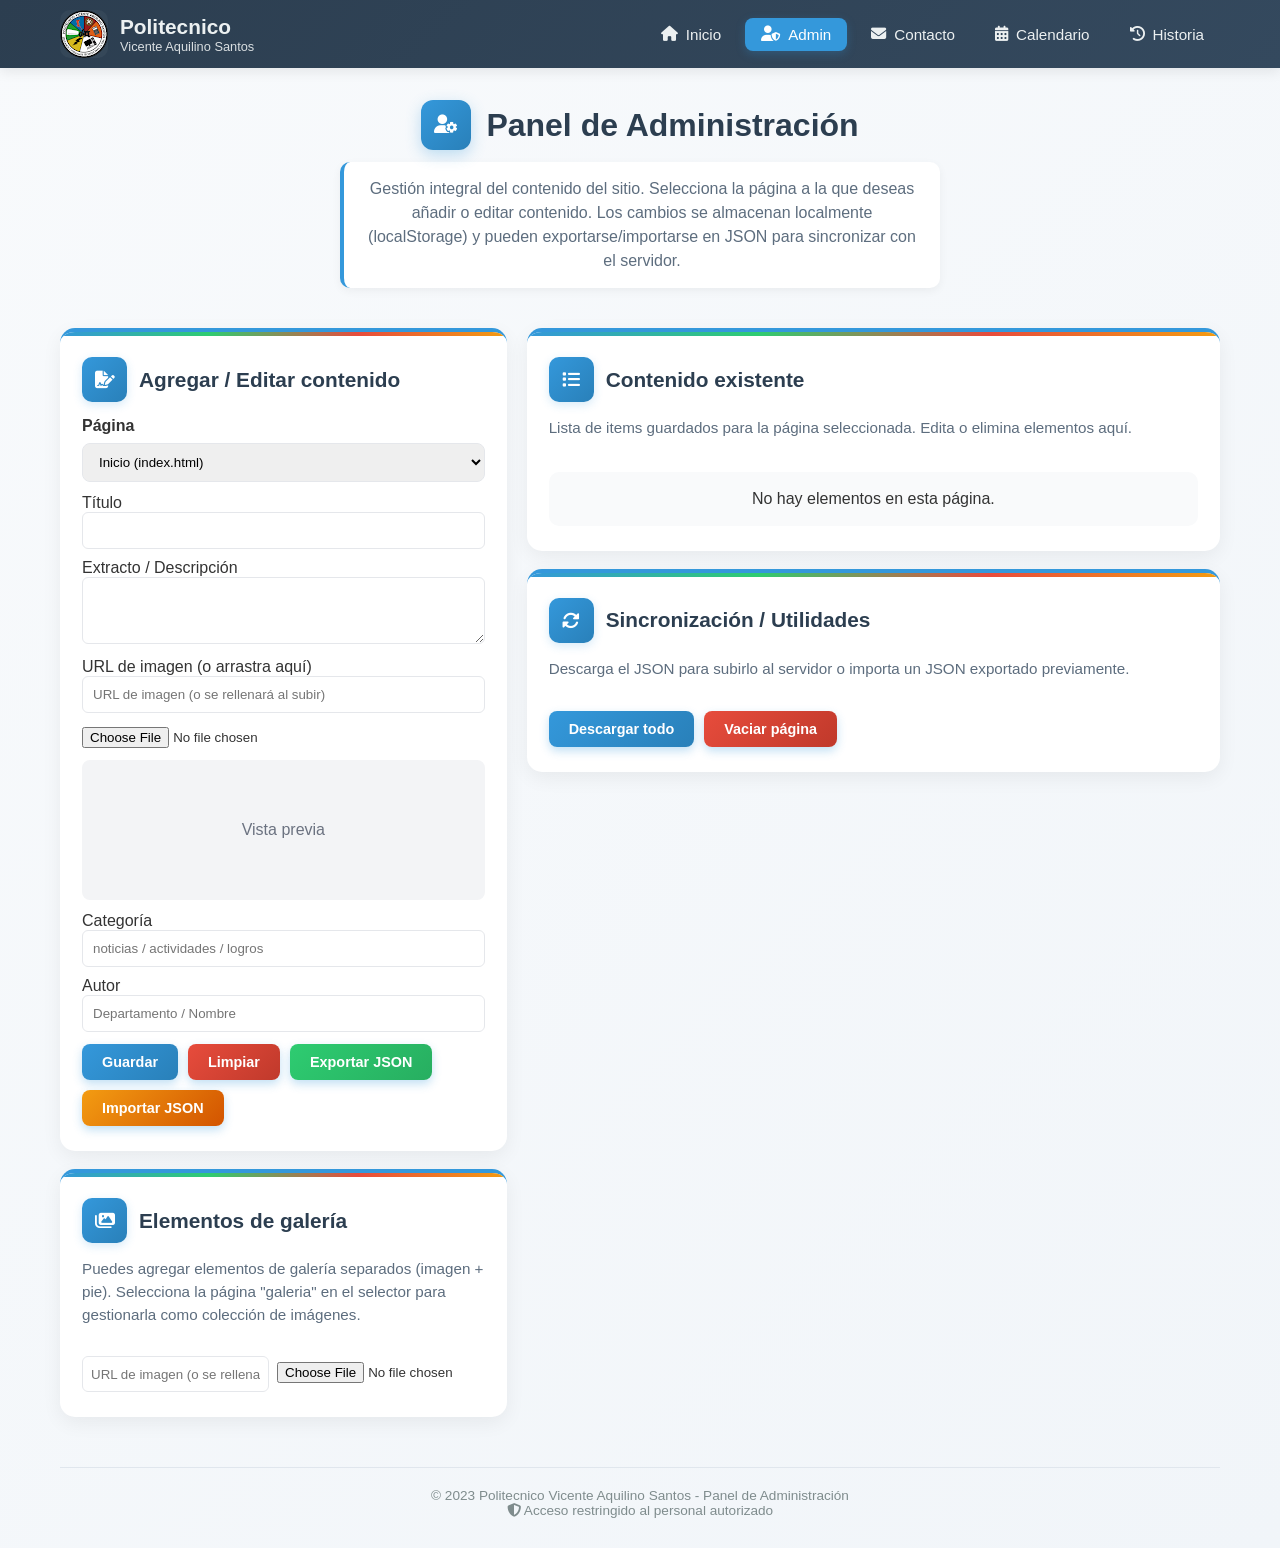
<file: admin.html>
<!DOCTYPE html>
<html lang="es">
<head>
    <meta charset="UTF-8">
    <meta name="viewport" content="width=device-width, initial-scale=1.0">
    <title>Panel de Administración - Politecnico</title>
    <link rel="stylesheet" href="https://cdnjs.cloudflare.com/ajax/libs/font-awesome/6.4.0/css/all.min.css">
    <style>
        * {
            margin: 0;
            padding: 0;
            box-sizing: border-box;
            font-family: 'Segoe UI', Tahoma, Geneva, Verdana, sans-serif;
        }
        
        body {
            background: linear-gradient(135deg, #f8fafc 0%, #f1f5f9 100%);
            min-height: 100vh;
            color: #333;
            padding-top: 70px;
        }
        
        /* Navbar & Logo styles (copied from categorias/calentario.html) */
        .navbar {
            position: fixed;
            top: 0;
            left: 0;
            right: 0;
            background: linear-gradient(135deg, #2c3e50 0%, #34495e 100%);
            box-shadow: 0 4px 12px rgba(0, 0, 0, 0.08);
            z-index: 1000;
        }
        
        .nav-container {
            max-width: 1200px;
            margin: 0 auto;
            padding: 10px 20px;
            display: flex;
            justify-content: space-between;
            align-items: center;
        }
        
        .logo {
            display: flex;
            align-items: center;
            gap: 12px;
        }
        
        .logo-image {
            width: 48px;
            height: 48px;
            display: flex;
            align-items: center;
            justify-content: center;
            border-radius: 10px;
            overflow: hidden;
            background: rgba(255,255,255,0.04);
        }
        
        .logo-image img {
            width: 100%;
            height: 100%;
            object-fit: contain;
            display: block;
        }
        
        .logo-text h1 {
            font-size: 1.3rem;
            margin: 0;
            color: #ecf0f1;
            font-weight: 600;
        }
        
        .logo-text p {
            font-size: 0.8rem;
            margin: 0;
            color: #ecf0f1;
            opacity: 0.9;
        }
        
        .nav-menu {
            display: flex;
            list-style: none;
            margin: 0;
            padding: 0;
            gap: 8px;
        }
        
        .nav-menu li a {
            text-decoration: none;
            color: #ecf0f1;
            font-weight: 500;
            font-size: 0.95rem;
            display: flex;
            align-items: center;
            gap: 8px;
            padding: 8px 16px;
            border-radius: 8px;
            transition: all 0.25s;
        }
        
        .nav-menu li a:hover {
            background-color: rgba(255, 255, 255, 0.08);
            color: #3498db;
        }
        
        .nav-menu li a.active {
            background-color: #3498db;
            color: white;
            box-shadow: 0 3px 10px rgba(52, 152, 219, 0.25);
        }
        
        .menu-toggle {
            display: none;
            background: none;
            border: none;
            font-size: 1.25rem;
            color: #ecf0f1;
            cursor: pointer;
            padding: 6px;
        }
        
        /* Contenido principal - Compacto */
        .admin-container {
            max-width: 1200px;
            margin: 0 auto;
            padding: 30px 20px;
        }
        
        .admin-header {
            text-align: center;
            margin-bottom: 40px;
        }
        
        .admin-header h1 {
            color: #2c3e50;
            font-size: 2rem;
            margin-bottom: 12px;
            display: flex;
            align-items: center;
            justify-content: center;
            gap: 15px;
        }
        
        .admin-header h1 i {
            background: linear-gradient(135deg, #3498db 0%, #2980b9 100%);
            width: 50px;
            height: 50px;
            display: flex;
            align-items: center;
            justify-content: center;
            border-radius: 12px;
            color: white;
            box-shadow: 0 5px 15px rgba(52, 152, 219, 0.3);
            font-size: 1.2rem;
        }
        
        .admin-header p {
            color: #5d6d7e;
            font-size: 1rem;
            max-width: 600px;
            margin: 0 auto;
            line-height: 1.5;
            padding: 15px 20px;
            border-radius: 10px;
            background: white;
            box-shadow: 0 3px 10px rgba(0, 0, 0, 0.05);
            border-left: 4px solid #3498db;
        }
        
        /* Grid de tarjetas - Compacto */
        .admin-grid {
            display: grid;
            grid-template-columns: repeat(auto-fit, minmax(280px, 1fr));
            gap: 25px;
            margin-top: 30px;
        }
        
        .admin-card {
            background: white;
            border-radius: 15px;
            padding: 25px 22px;
            box-shadow: 0 6px 20px rgba(0, 0, 0, 0.06);
            transition: all 0.3s ease;
            border-top: 4px solid #3498db;
            display: flex;
            flex-direction: column;
            height: 100%;
            position: relative;
            overflow: hidden;
        }
        
        .admin-card::before {
            content: '';
            position: absolute;
            top: 0;
            left: 0;
            width: 100%;
            height: 4px;
            background: linear-gradient(90deg, #3498db, #2ecc71, #e74c3c, #f39c12);
        }
        
        .admin-card:hover {
            transform: translateY(-8px);
            box-shadow: 0 12px 25px rgba(0, 0, 0, 0.1);
        }
        
        .admin-card h3 {
            color: #2c3e50;
            margin-bottom: 15px;
            font-size: 1.3rem;
            display: flex;
            align-items: center;
            gap: 12px;
        }
        
        .admin-card h3 i {
            background: linear-gradient(135deg, #3498db 0%, #2980b9 100%);
            width: 45px;
            height: 45px;
            display: flex;
            align-items: center;
            justify-content: center;
            border-radius: 10px;
            color: white;
            font-size: 1.1rem;
            box-shadow: 0 3px 10px rgba(52, 152, 219, 0.2);
        }
        
        .admin-card p {
            color: #5d6d7e;
            line-height: 1.5;
            margin-bottom: 20px;
            flex-grow: 1;
            font-size: 0.95rem;
        }
        
        .admin-btn {
            display: inline-flex;
            align-items: center;
            justify-content: center;
            gap: 8px;
            padding: 10px 20px;
            background: linear-gradient(135deg, #3498db 0%, #2980b9 100%);
            color: white;
            text-decoration: none;
            border-radius: 8px;
            font-weight: 600;
            font-size: 0.9rem;
            transition: all 0.3s;
            width: fit-content;
            box-shadow: 0 4px 10px rgba(52, 152, 219, 0.3);
            border: none;
            cursor: pointer;
        }
        
        .admin-btn:hover {
            background: linear-gradient(135deg, #2980b9 0%, #1f639c 100%);
            transform: translateY(-2px);
            box-shadow: 0 6px 15px rgba(52, 152, 219, 0.4);
        }
        
        /* Footer compacto */
        .admin-footer {
            text-align: center;
            margin-top: 50px;
            padding-top: 20px;
            border-top: 1px solid #e0e6ed;
            color: #7f8c8d;
            font-size: 0.85rem;
        }
        
        /* Responsive */
        @media (max-width: 900px) {
            .admin-grid {
                grid-template-columns: repeat(auto-fit, minmax(260px, 1fr));
                gap: 20px;
            }
        }
        
        @media (max-width: 768px) {
            body {
                padding-top: 60px;
            }
            
            .menu-toggle {
                display: block;
            }
            
            .nav-menu {
                position: fixed;
                top: 65px;
                left: 0;
                right: 0;
                background: linear-gradient(135deg, #2c3e50 0%, #34495e 100%);
                flex-direction: column;
                padding: 15px;
                box-shadow: 0 10px 20px rgba(0, 0, 0, 0.2);
                transform: translateY(-100%);
                opacity: 0;
                visibility: hidden;
                transition: all 0.3s ease;
                z-index: 999;
                border-radius: 0 0 15px 15px;
            }
            
            .nav-menu.active {
                transform: translateY(0);
                opacity: 1;
                visibility: visible;
            }
            
            .nav-menu li {
                width: 100%;
            }
            
            .nav-menu li a {
                justify-content: center;
                padding: 12px;
                border-radius: 8px;
                font-size: 0.9rem;
            }
            
            .admin-header h1 {
                font-size: 1.7rem;
                flex-direction: column;
                gap: 10px;
            }
            
            .admin-header h1 i {
                width: 45px;
                height: 45px;
                font-size: 1.1rem;
            }
            
            .admin-header p {
                font-size: 0.95rem;
                padding: 12px 18px;
            }
            
            .admin-grid {
                grid-template-columns: 1fr;
                gap: 20px;
            }
            
            .admin-card {
                padding: 22px 20px;
            }
        }
        
        @media (max-width: 480px) {
            .admin-header h1 {
                font-size: 1.5rem;
            }
            
            .admin-header p {
                font-size: 0.9rem;
                padding: 12px 15px;
            }
            
            .logo-text h1 {
                font-size: 1.1rem;
            }
            
            .admin-card h3 {
                font-size: 1.2rem;
            }
            
            .admin-card h3 i {
                width: 40px;
                height: 40px;
                font-size: 1rem;
            }
            
            .admin-card p {
                font-size: 0.9rem;
            }
        }
    </style>
</head>
<body>
    <!-- Navegación compacta -->
    <nav class="navbar">
        <div class="nav-container">
            <div class="logo">
                <div class="logo-image">
                    <img src="imagenes/favicon.ico" alt="Logo PVAS">
                </div>
                <div class="logo-text">
                    <h1>Politecnico</h1>
                    <p>Vicente Aquilino Santos</p>
                </div>
            </div>
            
            <button class="menu-toggle" id="menu-toggle">
                <i class="fas fa-bars"></i>
            </button>
            
            <!-- Menú de navegación -->
            <ul class="nav-menu" id="nav-menu">
                <li><a href="index.html"><i class="fas fa-home"></i> Inicio</a></li>
                <li><a href="admin.html" class="active"><i class="fas fa-user-shield"></i> Admin</a></li>
                <li><a href="contact.html"><i class="fas fa-envelope"></i> Contacto</a></li>
                <li><a href="categorias/calentario.html"><i class="fas fa-calendar-alt"></i> Calendario</a></li>
                <li><a href="historia.html"><i class="fas fa-history"></i> Historia</a></li>
            </ul>
        </div>
    </nav>
    
    <!-- Contenido principal compacto -->
    <main class="admin-container">
        <div class="admin-header">
            <h1><i class="fas fa-user-cog"></i> Panel de Administración</h1>
            <p>Gestión integral del contenido del sitio. Selecciona la página a la que deseas añadir o editar contenido. Los cambios se almacenan localmente (localStorage) y pueden exportarse/importarse en JSON para sincronizar con el servidor.</p>
        </div>

        <div style="display:flex; gap:20px; flex-wrap:wrap; align-items:flex-start;">
            <div style="flex:1 1 360px; min-width:300px;">
                <div class="admin-card">
                    <h3><i class="fas fa-file-signature"></i> Agregar / Editar contenido</h3>

                    <label style="display:block; margin-bottom:8px; font-weight:600;">Página</label>
                    <select id="page-select" style="width:100%; padding:10px 12px; margin-bottom:12px; border-radius:8px; border:1px solid #e5e7eb;">
                        <option value="index">Inicio (index.html)</option>
                        <option value="galeria">Galería (categorias/galeria.html)</option>
                        <option value="noticias">Noticias (index - sección)</option>
                        <option value="actividades">Actividades (index - sección)</option>
                        <option value="post">Entradas (post.html)</option>
                    </select>

                    <form id="content-form">
                        <input type="hidden" id="item-id">

                        <label>Título</label>
                        <input type="text" id="title" required style="width:100%; padding:10px; margin-bottom:10px; border-radius:6px; border:1px solid #e5e7eb;">

                        <label>Extracto / Descripción</label>
                        <textarea id="excerpt" rows="3" style="width:100%; padding:10px; margin-bottom:10px; border-radius:6px; border:1px solid #e5e7eb;"></textarea>

                        <label>URL de imagen (o arrastra aquí)</label>
                        <input type="text" id="image" placeholder="URL de imagen (o se rellenará al subir)" style="width:100%; padding:10px; margin-bottom:8px; border-radius:6px; border:1px solid #e5e7eb;">
                        <input type="file" id="image-file" accept="image/*" style="width:100%; padding:6px 0 12px;">
                        <div id="image-preview" style="width:100%; height:140px; background:#f3f4f6; border-radius:8px; display:flex; align-items:center; justify-content:center; color:#6b7280; margin-bottom:12px; overflow:hidden;">Arrastra una imagen aquí o usa el selector</div>

                        <label>Categoría</label>
                        <input type="text" id="category" placeholder="noticias / actividades / logros" style="width:100%; padding:10px; margin-bottom:10px; border-radius:6px; border:1px solid #e5e7eb;">

                        <label>Autor</label>
                        <input type="text" id="author" placeholder="Departamento / Nombre" style="width:100%; padding:10px; margin-bottom:12px; border-radius:6px; border:1px solid #e5e7eb;">

                        <div style="display:flex; gap:10px; flex-wrap:wrap">
                            <button type="submit" class="admin-btn" id="save-btn">Guardar</button>
                            <button type="button" id="clear-btn" class="admin-btn" style="background:linear-gradient(135deg,#e74c3c 0%,#c0392b 100%);">Limpiar</button>
                            <button type="button" id="export-btn" class="admin-btn" style="background:linear-gradient(135deg,#2ecc71 0%,#27ae60 100%);">Exportar JSON</button>
                            <label for="import-file" class="admin-btn" style="cursor:pointer; background:linear-gradient(135deg,#f39c12 0%,#d35400 100%);">Importar JSON</label>
                            <input id="import-file" type="file" accept="application/json" style="display:none">
                        </div>
                    </form>
                </div>

                <div class="admin-card" style="margin-top:18px;">
                    <h3><i class="fas fa-images"></i> Elementos de galería</h3>
                    <p style="color:#5d6d7e;">Puedes agregar elementos de galería separados (imagen + pie). Selecciona la página "galeria" en el selector para gestionarla como colección de imágenes.</p>
                    <div style="display:flex; gap:8px; margin-top:10px;">
                        <input id="gallery-image" type="text" placeholder="URL de imagen (o se rellenará al subir)" style="flex:1; padding:8px; border-radius:6px; border:1px solid #e5e7eb;">
                        <input id="gallery-file" type="file" accept="image/*" style="padding:6px 0;">
                         <input id="gallery-caption" type="text" placeholder="Pie de foto" style="flex:1; padding:8px; border-radius:6px; border:1px solid #e5e7eb;">
                         <button id="add-gallery" class="admin-btn">Agregar</button>
                     </div>
                 </div>
             </div>

            <div style="flex:2 1 520px; min-width:320px;">
                <div class="admin-card">
                    <h3><i class="fas fa-list"></i> Contenido existente</h3>
                    <p style="color:#5d6d7e;">Lista de items guardados para la página seleccionada. Edita o elimina elementos aquí.</p>

                    <div id="items-list" style="margin-top:12px; display:grid; gap:12px;"></div>
                </div>

                <div class="admin-card" style="margin-top:18px;">
                    <h3><i class="fas fa-sync-alt"></i> Sincronización / Utilidades</h3>
                    <p style="color:#5d6d7e;">Descarga el JSON para subirlo al servidor o importa un JSON exportado previamente.</p>
                    <div style="display:flex; gap:10px; margin-top:10px; flex-wrap:wrap;">
                        <button id="download-all" class="admin-btn">Descargar todo</button>
                        <button id="clear-page" class="admin-btn" style="background:linear-gradient(135deg,#e74c3c 0%,#c0392b 100%);">Vaciar página</button>
                    </div>
                </div>
            </div>
        </div>

        <!-- Pie de página compacto (se conserva) -->
        <div class="admin-footer">
            <p>© 2023 Politecnico Vicente Aquilino Santos - Panel de Administración</p>
            <p><i class="fas fa-shield-alt"></i> Acceso restringido al personal autorizado</p>
        </div>
    </main>

    <!-- Scripts: se agrega la lógica del admin (cliente) -->
    <script>
        (function(){
            // Utilidades de almacenamiento por página
            const pageKey = (page) => `site_content_${page}`;

            function uid() { return Date.now().toString(36) + Math.random().toString(36).slice(2,8); }

            function readItems(page){
                try{
                    return JSON.parse(localStorage.getItem(pageKey(page))||'[]');
                }catch(e){return []}
            }
            function writeItems(page, items){
                localStorage.setItem(pageKey(page), JSON.stringify(items));
            }

            // Elementos
            const pageSelect = document.getElementById('page-select');
            const form = document.getElementById('content-form');
            const itemsList = document.getElementById('items-list');
            const imageInput = document.getElementById('image');
            const imageFileInput = document.getElementById('image-file');
            const preview = document.getElementById('image-preview');
            const itemIdInput = document.getElementById('item-id');
            const galleryFileInput = document.getElementById('gallery-file');

            // Manejo de subida de imagen desde dispositivo -> convertimos a dataURL y rellenamos el campo URL
            function fileToDataURL(file, cb){
                const reader = new FileReader();
                reader.onload = function(e){ cb(e.target.result); };
                reader.onerror = function(){ cb(null); };
                reader.readAsDataURL(file);
            }

            // Cuando el usuario selecciona un archivo para el campo principal
            imageFileInput.addEventListener('change', function(e){
                const f = e.target.files && e.target.files[0];
                if(!f) return;
                fileToDataURL(f, function(data){
                    if(data){ imageInput.value = data; updatePreview(data); showNotification('Imagen subida y lista', 'success'); }
                    else showNotification('Error leyendo la imagen', 'error');
                });
                // limpiar input para permitir re-subir el mismo archivo si se desea
                e.target.value = '';
            });

            // Drag & Drop soporte en preview
            ;(function(){
                const area = preview;
                ['dragenter','dragover'].forEach(ev=> area.addEventListener(ev, (e)=>{ e.preventDefault(); area.style.outline = '3px dashed rgba(52,152,219,0.6)'; }));
                ['dragleave','drop'].forEach(ev=> area.addEventListener(ev, (e)=>{ e.preventDefault(); area.style.outline = 'none'; }));
                area.addEventListener('drop', function(e){
                    const f = e.dataTransfer && e.dataTransfer.files && e.dataTransfer.files[0];
                    if(!f) return;
                    if(!f.type.startsWith('image/')){ showNotification('Solo se permiten imágenes', 'error'); return; }
                    fileToDataURL(f, function(data){ if(data){ imageInput.value = data; updatePreview(data); showNotification('Imagen subida por arrastre', 'success'); } else showNotification('Error leyendo la imagen', 'error'); });
                });
            })();

            // Manejo de archivo para galería
            galleryFileInput.addEventListener('change', function(e){
                const f = e.target.files && e.target.files[0];
                if(!f) return;
                fileToDataURL(f, function(data){
                    if(data){ document.getElementById('gallery-image').value = data; showNotification('Imagen de galería lista', 'success'); }
                    else showNotification('Error leyendo la imagen', 'error');
                });
                e.target.value = '';
            });

            function renderList(){
                const page = pageSelect.value;
                const items = readItems(page);
                itemsList.innerHTML = '';
                if(!items.length){
                    itemsList.innerHTML = '<div class="no-posts" style="padding:18px; background:#f9fafb; border-radius:10px; text-align:center;">No hay elementos en esta página.</div>';
                    return;
                }
                items.slice().reverse().forEach(item=>{
                    const el = document.createElement('div');
                    el.className = 'admin-card';
                    el.style.display = 'flex';
                    el.style.alignItems = 'center';
                    el.style.gap = '12px';
                    el.innerHTML = `
                        <div style="width:92px; height:64px; flex-shrink:0; overflow:hidden; border-radius:8px; background:#f3f4f6; display:flex; align-items:center; justify-content:center;">${item.image? `<img src="${item.image}" style="width:100%; height:100%; object-fit:cover;">` : '<i class="fas fa-file" style="color:#9ca3af"></i>'}</div>
                        <div style="flex:1">
                            <strong style="display:block; margin-bottom:6px; color:#2c3e50">${escapeHtml(item.title||'(sin título)')}</strong>
                            <div style="color:#6b7280; font-size:0.9rem">${escapeHtml((item.excerpt||'')).slice(0,140)}</div>
                            <div style="margin-top:8px; color:#9ca3af; font-size:0.85rem">${escapeHtml(item.category||'')}</div>
                        </div>
                        <div style="display:flex; gap:8px;">
                            <button class="admin-btn" data-action="edit" data-id="${item.id}">Editar</button>
                            <button class="admin-btn" data-action="delete" data-id="${item.id}" style="background:linear-gradient(135deg,#e74c3c 0%,#c0392b 100%);">Eliminar</button>
                        </div>
                    `;
                    itemsList.appendChild(el);
                });
            }

            function escapeHtml(str){
                return String(str||'')
                    .replace(/&/g,'&amp;')
                    .replace(/</g,'&lt;')
                    .replace(/>/g,'&gt;')
                    .replace(/"/g,'&quot;')
                    .replace(/'/g,'&#39;');
            }

            function resetForm(){
                form.reset();
                itemIdInput.value = '';
                preview.innerHTML = 'Vista previa';
            }

            // Cargar datos del item en el formulario
            function loadItemToForm(id){
                const page = pageSelect.value;
                const items = readItems(page);
                const it = items.find(i=>i.id===id);
                if(!it) return;
                document.getElementById('title').value = it.title||'';
                document.getElementById('excerpt').value = it.excerpt||'';
                document.getElementById('image').value = it.image||'';
                document.getElementById('category').value = it.category||'';
                document.getElementById('author').value = it.author||'';
                itemIdInput.value = it.id;
                updatePreview(it.image);
                window.scrollTo({top:0, behavior:'smooth'});
            }

            // Guardar / actualizar
            form.addEventListener('submit', function(e){
                e.preventDefault();
                const page = pageSelect.value;
                const items = readItems(page);
                const id = itemIdInput.value || uid();
                const item = {
                    id,
                    title: document.getElementById('title').value.trim(),
                    excerpt: document.getElementById('excerpt').value.trim(),
                    image: document.getElementById('image').value.trim(),
                    category: document.getElementById('category').value.trim(),
                    author: document.getElementById('author').value.trim(),
                    date: new Date().toISOString()
                };

                const existsIndex = items.findIndex(i=>i.id===id);
                if(existsIndex>-1){ items[existsIndex] = item; }
                else { items.push(item); }
                writeItems(page, items);
                renderList();
                resetForm();
                showNotification('Contenido guardado', 'success');
            });

            // Clear form
            document.getElementById('clear-btn').addEventListener('click', resetForm);

            // Image preview
            imageInput.addEventListener('input', () => updatePreview(imageInput.value.trim()));
            function updatePreview(src){
                if(!src){ preview.innerHTML = 'Vista previa'; return; }
                const img = new Image(); img.onload = ()=>{ preview.innerHTML=''; preview.appendChild(img); img.style.width='100%'; img.style.height='100%'; img.style.objectFit='cover'; };
                img.onerror = ()=>{ preview.innerHTML = 'Imagen no válida'; };
                img.src = src;
            }

            // Delegación para editar/eliminar
            itemsList.addEventListener('click', (e)=>{
                const btn = e.target.closest('button');
                if(!btn) return;
                const action = btn.getAttribute('data-action');
                const id = btn.getAttribute('data-id');
                const page = pageSelect.value;
                const items = readItems(page);
                if(action==='edit'){
                    loadItemToForm(id);
                } else if(action==='delete'){
                    if(!confirm('¿Eliminar este elemento?')) return;
                    const updated = items.filter(i=>i.id!==id);
                    writeItems(page, updated);
                    renderList();
                    showNotification('Elemento eliminado', 'info');
                }
            });

            // Page change
            pageSelect.addEventListener('change', renderList);

            // Gallery add
            document.getElementById('add-gallery').addEventListener('click', ()=>{
                const page = 'galeria';
                const img = document.getElementById('gallery-image').value.trim();
                const cap = document.getElementById('gallery-caption').value.trim();
                if(!img){ alert('Ingrese la URL de la imagen.'); return; }
                const items = readItems(page);
                items.push({ id: uid(), image: img, title: cap || '', date: new Date().toISOString() });
                writeItems(page, items);
                document.getElementById('gallery-image').value=''; document.getElementById('gallery-caption').value='';
                if(pageSelect.value==='galeria') renderList();
                showNotification('Imagen de galería agregada', 'success');
             });

            // Export page
            document.getElementById('export-btn').addEventListener('click', ()=>{
                const page = pageSelect.value;
                const items = readItems(page);
                const blob = new Blob([JSON.stringify(items, null, 2)], {type:'application/json'});
                const url = URL.createObjectURL(blob);
                const a = document.createElement('a');
                a.href = url; a.download = `${page}-content.json`; document.body.appendChild(a); a.click(); a.remove(); URL.revokeObjectURL(url);
            });

            // Download all
            document.getElementById('download-all').addEventListener('click', ()=>{
                const data = {};
                ['index','galeria','noticias','actividades','post'].forEach(p=> data[p] = readItems(p));
                const blob = new Blob([JSON.stringify(data, null, 2)], {type:'application/json'});
                const url = URL.createObjectURL(blob);
                const a = document.createElement('a'); a.href = url; a.download = `site-content-all.json`; document.body.appendChild(a); a.click(); a.remove(); URL.revokeObjectURL(url);
            });

            // Clear page
            document.getElementById('clear-page').addEventListener('click', ()=>{
                if(!confirm('¿Vaciar todos los elementos de esta página?')) return;
                writeItems(pageSelect.value, []); renderList(); showNotification('Página vaciada', 'info');
            });

            // Import file
            document.getElementById('import-file').addEventListener('change', function(e){
                const f = e.target.files[0]; if(!f) return;
                const reader = new FileReader();
                reader.onload = function(){
                    try{
                        const data = JSON.parse(reader.result);
                        // Si es colección por páginas
                        if(data.index || data.galeria || data.noticias || data.actividades || data.post){
                            Object.keys(data).forEach(k=> writeItems(k, data[k]||[]));
                            showNotification('Contenido importado (múltiples páginas)', 'success');
                        } else {
                            // Asumir import para página seleccionada
                            const page = pageSelect.value; writeItems(page, Array.isArray(data)?data:[]);
                            showNotification(`Contenido importado para ${page}`, 'success');
                        }
                        renderList();
                    }catch(err){ alert('JSON inválido'); }
                };
                reader.readAsText(f);
                e.target.value='';
            });

            // Notificaciones simples
            function showNotification(msg, type='info'){
                const n = document.createElement('div');
                n.textContent = msg; n.style.cssText = 'position:fixed; right:20px; bottom:20px; background:#3B82F6; color:white; padding:12px 16px; border-radius:8px; z-index:10000; box-shadow:0 6px 18px rgba(0,0,0,0.12);';
                if(type==='success') n.style.background='#10B981';
                if(type==='error') n.style.background='#EF4444';
                if(type==='info') n.style.background='#6b7280';
                document.body.appendChild(n);
                setTimeout(()=>{ n.style.opacity='0'; setTimeout(()=>n.remove(),300); }, 2800);
            }

            // Inicialización
            renderList(); updatePreview(document.getElementById('image').value);
        })();
    </script>
</body>
</html>
</file>
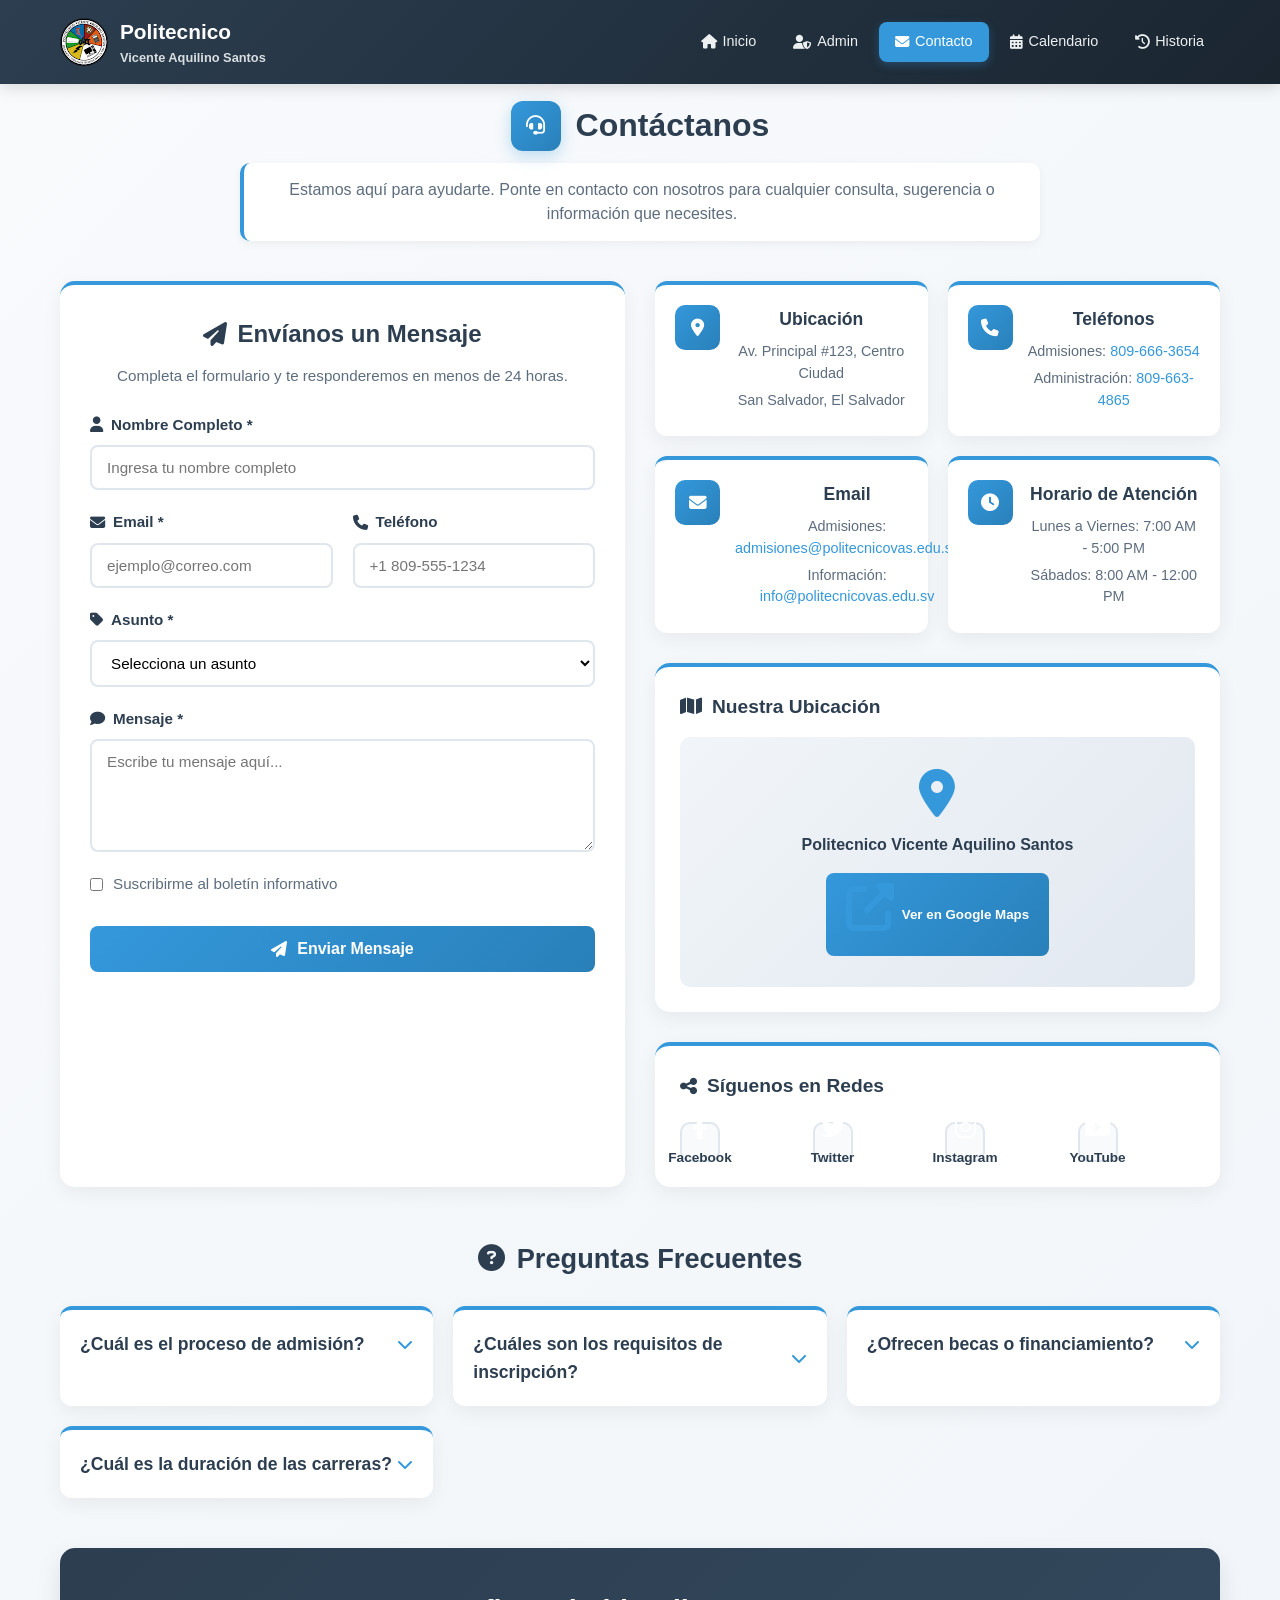
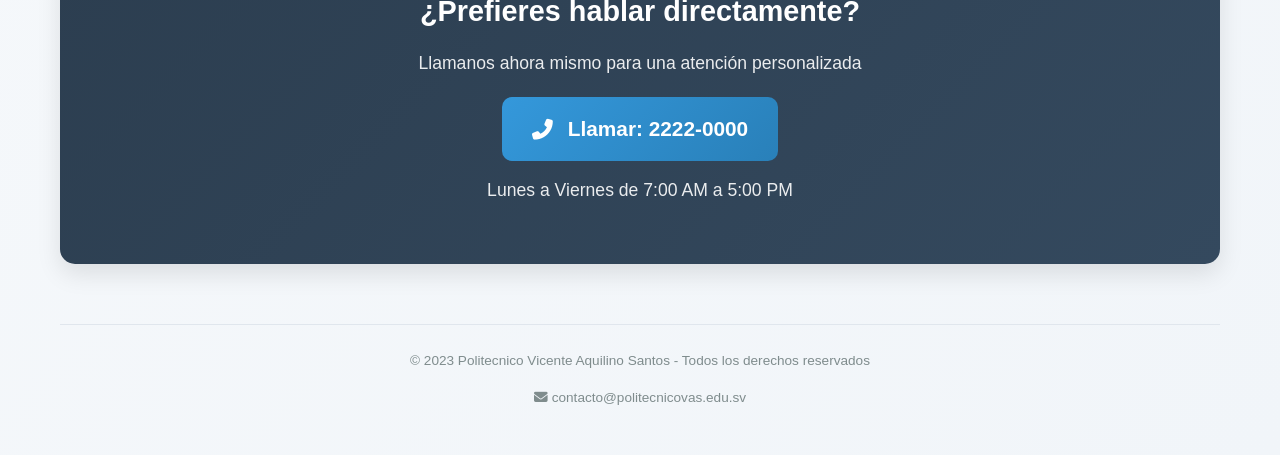
<file: contact.html>
<!DOCTYPE html>
<html lang="es">
<head>
    <meta charset="UTF-8">
    <meta name="viewport" content="width=device-width, initial-scale=1.0">
    <title>Contacto - Politecnico V. A. Santos</title>
    <link rel="stylesheet" href="https://cdnjs.cloudflare.com/ajax/libs/font-awesome/6.4.0/css/all.min.css">
    <link rel="stylesheet" href="css/style.css">
    <style>
        * {
            margin: 0;
            padding: 0;
            box-sizing: border-box;
            font-family: 'Segoe UI', Tahoma, Geneva, Verdana, sans-serif;
        }
        
        body {
            background: linear-gradient(135deg, #f8fafc 0%, #f1f5f9 100%);
            min-height: 100vh;
            color: #333;
            padding-top: 70px;
        }
        
        /* Contenido principal - Estilo uniforme */
        .contact-container {
            max-width: 1200px;
            margin: 0 auto;
            padding: 30px 20px;
        }
        
        .contact-header {
            text-align: center;
            margin-bottom: 40px;
        }
        
        .contact-header h1 {
            color: #2c3e50;
            font-size: 2rem;
            margin-bottom: 12px;
            display: flex;
            align-items: center;
            justify-content: center;
            gap: 15px;
        }
        
        .contact-header h1 i {
            background: linear-gradient(135deg, #3498db 0%, #2980b9 100%);
            width: 50px;
            height: 50px;
            display: flex;
            align-items: center;
            justify-content: center;
            border-radius: 12px;
            color: white;
            box-shadow: 0 5px 15px rgba(52, 152, 219, 0.3);
            font-size: 1.2rem;
        }
        
        .contact-header p {
            color: #5d6d7e;
            font-size: 1rem;
            max-width: 800px;
            margin: 0 auto;
            line-height: 1.5;
            padding: 15px 20px;
            border-radius: 10px;
            background: white;
            box-shadow: 0 3px 10px rgba(0, 0, 0, 0.05);
            border-left: 4px solid #3498db;
        }
        
        /* Grid de contacto */
        .contact-grid {
            display: grid;
            grid-template-columns: 1fr 1fr;
            gap: 30px;
            margin-bottom: 40px;
        }
        
        /* Formulario de contacto */
        .contact-form-container {
            background: white;
            border-radius: 15px;
            padding: 30px;
            box-shadow: 0 6px 20px rgba(0, 0, 0, 0.06);
            border-top: 4px solid #3498db;
        }
        
        .form-header {
            margin-bottom: 25px;
            text-align: center;
        }
        
        .form-header h2 {
            color: #2c3e50;
            font-size: 1.5rem;
            margin-bottom: 10px;
            display: flex;
            align-items: center;
            justify-content: center;
            gap: 10px;
        }
        
        .form-header p {
            color: #5d6d7e;
            font-size: 0.95rem;
        }
        
        .contact-form {
            display: flex;
            flex-direction: column;
            gap: 20px;
        }
        
        .form-group {
            display: flex;
            flex-direction: column;
            gap: 8px;
        }
        
        .form-row {
            display: grid;
            grid-template-columns: 1fr 1fr;
            gap: 20px;
        }
        
        label {
            color: #2c3e50;
            font-weight: 600;
            font-size: 0.95rem;
            display: flex;
            align-items: center;
            gap: 8px;
        }
        
        input, select, textarea {
            padding: 12px 15px;
            border: 2px solid #e0e6ed;
            border-radius: 8px;
            font-size: 0.95rem;
            transition: all 0.3s;
            background: white;
        }
        
        input:focus, select:focus, textarea:focus {
            outline: none;
            border-color: #3498db;
            box-shadow: 0 0 0 3px rgba(52, 152, 219, 0.1);
        }
        
        .checkbox-group {
            flex-direction: row;
            align-items: center;
            gap: 10px;
        }
        
        .checkbox-group input {
            width: auto;
        }
        
        .checkbox-group label {
            font-weight: normal;
            color: #5d6d7e;
        }
        
        .submit-btn {
            padding: 14px 25px;
            background: linear-gradient(135deg, #3498db 0%, #2980b9 100%);
            color: white;
            border: none;
            border-radius: 8px;
            font-weight: 600;
            font-size: 1rem;
            cursor: pointer;
            transition: all 0.3s;
            display: flex;
            align-items: center;
            justify-content: center;
            gap: 10px;
            margin-top: 10px;
        }
        
        .submit-btn:hover {
            background: linear-gradient(135deg, #2980b9 0%, #1f639c 100%);
            transform: translateY(-2px);
            box-shadow: 0 8px 20px rgba(52, 152, 219, 0.3);
        }
        
        /* Información de contacto */
        .contact-info-container {
            display: flex;
            flex-direction: column;
            gap: 30px;
        }
        
        .info-cards {
            display: grid;
            grid-template-columns: repeat(auto-fit, minmax(250px, 1fr));
            gap: 20px;
        }
        
        .info-card {
            background: white;
            border-radius: 12px;
            padding: 20px;
            box-shadow: 0 6px 20px rgba(0, 0, 0, 0.06);
            transition: all 0.3s ease;
            border-top: 4px solid #3498db;
            display: flex;
            align-items: flex-start;
            gap: 15px;
        }
        
        .info-card:hover {
            transform: translateY(-5px);
            box-shadow: 0 10px 25px rgba(0, 0, 0, 0.1);
        }
        
        .info-icon {
            width: 45px;
            height: 45px;
            background: linear-gradient(135deg, #3498db 0%, #2980b9 100%);
            color: white;
            display: flex;
            align-items: center;
            justify-content: center;
            border-radius: 10px;
            font-size: 1.1rem;
            flex-shrink: 0;
        }
        
        .info-content h3 {
            color: #2c3e50;
            margin-bottom: 8px;
            font-size: 1.1rem;
        }
        
        .info-content p {
            color: #5d6d7e;
            font-size: 0.9rem;
            line-height: 1.5;
            margin-bottom: 5px;
        }
        
        .info-content a {
            color: #3498db;
            text-decoration: none;
            transition: color 0.3s;
        }
        
        .info-content a:hover {
            color: #2980b9;
            text-decoration: underline;
        }
        
        /* Mapa */
        .map-container {
            background: white;
            border-radius: 15px;
            padding: 25px;
            box-shadow: 0 6px 20px rgba(0, 0, 0, 0.06);
            border-top: 4px solid #3498db;
        }
        
        .map-container h3 {
            color: #2c3e50;
            margin-bottom: 15px;
            font-size: 1.2rem;
            display: flex;
            align-items: center;
            gap: 10px;
        }
        
        .map-placeholder {
            height: 250px;
            background: linear-gradient(135deg, #f1f5f9 0%, #e2e8f0 100%);
            border-radius: 10px;
            display: flex;
            align-items: center;
            justify-content: center;
            position: relative;
            overflow: hidden;
        }
        
        .map-overlay {
            text-align: center;
            padding: 20px;
        }
        
        .map-overlay i {
            font-size: 3rem;
            color: #3498db;
            margin-bottom: 15px;
        }
        
        .map-overlay p {
            color: #2c3e50;
            margin-bottom: 15px;
            font-weight: 600;
        }
        
        .view-map-btn {
            padding: 10px 20px;
            background: linear-gradient(135deg, #3498db 0%, #2980b9 100%);
            color: white;
            border: none;
            border-radius: 8px;
            font-weight: 600;
            cursor: pointer;
            transition: all 0.3s;
            display: flex;
            align-items: center;
            gap: 8px;
            margin: 0 auto;
        }
        
        .view-map-btn:hover {
            background: linear-gradient(135deg, #2980b9 0%, #1f639c 100%);
            transform: translateY(-2px);
            box-shadow: 0 4px 12px rgba(52, 152, 219, 0.3);
        }
        
        /* Redes sociales */
        .social-media {
            background: white;
            border-radius: 15px;
            padding: 25px;
            box-shadow: 0 6px 20px rgba(0, 0, 0, 0.06);
            border-top: 4px solid #3498db;
        }
        
        .social-media h3 {
            color: #2c3e50;
            margin-bottom: 20px;
            font-size: 1.2rem;
            display: flex;
            align-items: center;
            gap: 10px;
        }
        
        .social-icons {
            display: grid;
            grid-template-columns: repeat(auto-fit, minmax(100px, 1fr));
            gap: 15px;
        }
        
        .social-icon {
            display: flex;
            flex-direction: column;
            align-items: center;
            padding: 15px;
            border-radius: 10px;
            text-decoration: none;
            transition: all 0.3s;
            background: #f8fafc;
            border: 2px solid #e0e6ed;
        }
        
        .social-icon:hover {
            transform: translateY(-5px);
            box-shadow: 0 8px 20px rgba(0, 0, 0, 0.1);
        }
        
        .social-icon.facebook:hover {
            background: #1877f2;
            color: white;
            border-color: #1877f2;
        }
        
        .social-icon.twitter:hover {
            background: #1da1f2;
            color: white;
            border-color: #1da1f2;
        }
        
        .social-icon.instagram:hover {
            background: linear-gradient(45deg, #405de6, #5851db, #833ab4, #c13584, #e1306c, #fd1d1d);
            color: white;
            border-color: transparent;
        }
        
        .social-icon.youtube:hover {
            background: #ff0000;
            color: white;
            border-color: #ff0000;
        }
        
        .social-icon.linkedin:hover {
            background: #0077b5;
            color: white;
            border-color: #0077b5;
        }
        
        .social-icon i {
            font-size: 1.5rem;
            margin-bottom: 8px;
        }
        
        .social-icon span {
            font-size: 0.85rem;
            font-weight: 600;
            color: #2c3e50;
        }
        
        .social-icon:hover span {
            color: white;
        }
        
        /* FAQ Section */
        .faq-section {
            margin: 50px 0;
        }
        
        .faq-section h2 {
            color: #2c3e50;
            font-size: 1.7rem;
            margin-bottom: 25px;
            text-align: center;
            display: flex;
            align-items: center;
            justify-content: center;
            gap: 12px;
        }
        
        .faq-grid {
            display: grid;
            grid-template-columns: repeat(auto-fit, minmax(300px, 1fr));
            gap: 20px;
        }
        
        .faq-item {
            background: white;
            border-radius: 12px;
            overflow: hidden;
            box-shadow: 0 6px 20px rgba(0, 0, 0, 0.06);
            border-top: 4px solid #3498db;
        }
        
        .faq-question {
            padding: 20px;
            display: flex;
            justify-content: space-between;
            align-items: center;
            cursor: pointer;
            transition: background 0.3s;
        }
        
        .faq-question:hover {
            background: #f8fafc;
        }
        
        .faq-question h3 {
            color: #2c3e50;
            font-size: 1.1rem;
            margin: 0;
        }
        
        .faq-question i {
            color: #3498db;
            transition: transform 0.3s;
        }
        
        .faq-answer {
            padding: 0 20px;
            max-height: 0;
            overflow: hidden;
            transition: all 0.3s ease;
        }
        
        .faq-item.active .faq-answer {
            padding: 0 20px 20px;
            max-height: 200px;
        }
        
        .faq-item.active .faq-question i {
            transform: rotate(180deg);
        }
        
        .faq-answer p {
            color: #5d6d7e;
            line-height: 1.6;
            font-size: 0.95rem;
        }
        
        /* Call to Action */
        .contact-cta {
            background: linear-gradient(135deg, #2c3e50 0%, #34495e 100%);
            color: white;
            border-radius: 15px;
            padding: 40px;
            text-align: center;
            margin: 50px 0;
            box-shadow: 0 10px 25px rgba(0, 0, 0, 0.1);
        }
        
        .cta-content h2 {
            color: white;
            font-size: 1.8rem;
            margin-bottom: 15px;
        }
        
        .cta-content p {
            font-size: 1.1rem;
            opacity: 0.9;
            margin-bottom: 20px;
        }
        
        .cta-phone {
            display: inline-flex;
            align-items: center;
            gap: 15px;
            padding: 15px 30px;
            background: linear-gradient(135deg, #3498db 0%, #2980b9 100%);
            color: white;
            text-decoration: none;
            border-radius: 10px;
            font-size: 1.3rem;
            font-weight: 700;
            transition: all 0.3s;
            margin-bottom: 15px;
        }
        
        .cta-phone:hover {
            background: linear-gradient(135deg, #2980b9 0%, #1f639c 100%);
            transform: translateY(-3px);
            box-shadow: 0 8px 20px rgba(52, 152, 219, 0.3);
        }
        
        .cta-note {
            font-size: 0.95rem;
            opacity: 0.8;
        }
        
        /* Footer */
        .contact-footer {
            text-align: center;
            margin-top: 60px;
            padding-top: 25px;
            border-top: 1px solid #e0e6ed;
            color: #7f8c8d;
            font-size: 0.85rem;
        }
        
        /* Responsive */
        @media (max-width: 900px) {
            .contact-grid {
                grid-template-columns: 1fr;
            }
            
            .form-row {
                grid-template-columns: 1fr;
                gap: 20px;
            }
            
            .info-cards {
                grid-template-columns: repeat(2, 1fr);
            }
        }
        
        @media (max-width: 768px) {
            body {
                padding-top: 60px;
            }
            
            .menu-toggle {
                display: block;
            }
            
            .nav-menu {
                position: fixed;
                top: 65px;
                left: 0;
                right: 0;
                background: linear-gradient(135deg, #2c3e50 0%, #34495e 100%);
                flex-direction: column;
                padding: 15px;
                box-shadow: 0 10px 20px rgba(0, 0, 0, 0.2);
                transform: translateY(-100%);
                opacity: 0;
                visibility: hidden;
                transition: all 0.3s ease;
                z-index: 999;
                border-radius: 0 0 15px 15px;
            }
            
            .nav-menu.active {
                transform: translateY(0);
                opacity: 1;
                visibility: visible;
            }
            
            .nav-menu li {
                width: 100%;
            }
            
            .nav-menu li a {
                justify-content: center;
                padding: 12px;
                border-radius: 8px;
                font-size: 0.9rem;
            }
            
            .contact-header h1 {
                font-size: 1.7rem;
                flex-direction: column;
                gap: 10px;
            }
            
            .contact-header h1 i {
                width: 45px;
                height: 45px;
                font-size: 1.1rem;
            }
            
            .contact-header p {
                font-size: 0.95rem;
                padding: 12px 18px;
            }
            
            .info-cards {
                grid-template-columns: 1fr;
            }
            
            .faq-grid {
                grid-template-columns: 1fr;
            }
        }
        
        @media (max-width: 480px) {
            .contact-header h1 {
                font-size: 1.5rem;
            }
            
            .contact-header p {
                font-size: 0.9rem;
                padding: 12px 15px;
            }
            
            .logo-text h1 {
                font-size: 1.1rem;
            }
            

            
            .cta-phone {
                font-size: 1.1rem;
                padding: 12px 20px;
            }
            
            .social-icons {
                grid-template-columns: repeat(2, 1fr);
            }
        }
    </style>
</head>
<body>
    <!-- Navegación con mismo diseño -->
    <nav class="navbar">
        <div class="nav-container">
            <div class="logo">
                <div class="logo-image">
                    <img src="imagenes/favicon.ico" alt="Logo PVAS">
                </div>
                <div class="logo-text">
                    <h1>Politecnico</h1>
                    <p>Vicente Aquilino Santos</p>
                </div>
            </div>
            
            <button class="menu-toggle" id="menu-toggle">
                <i class="fas fa-bars"></i>
            </button>
            
            <!-- Menú de navegación -->
            <ul class="nav-menu" id="nav-menu">
                <li><a href="index.html"><i class="fas fa-home"></i> Inicio</a></li>
                <li><a href="login.html"><i class="fas fa-user-shield"></i> Admin</a></li>
                <li><a href="contact.html" class="active"><i class="fas fa-envelope"></i> Contacto</a></li>
                <li><a href="categorias/calentario.html"><i class="fas fa-calendar-alt"></i> Calendario</a></li>
                <li><a href="historia.html"><i class="fas fa-history"></i> Historia</a></li>
            </ul>
        </div>
    </nav>
    
    <!-- Contenido principal -->
    <main class="contact-container">
        <div class="contact-header">
            <h1><i class="fas fa-headset"></i> Contáctanos</h1>
            <p>Estamos aquí para ayudarte. Ponte en contacto con nosotros para cualquier consulta, sugerencia o información que necesites.</p>
        </div>
        
        <!-- Sección principal de contacto -->
        <div class="contact-grid">
            <!-- Formulario de contacto -->
            <div class="contact-form-container">
                <div class="form-header">
                    <h2><i class="fas fa-paper-plane"></i> Envíanos un Mensaje</h2>
                    <p>Completa el formulario y te responderemos en menos de 24 horas.</p>
                </div>
                
                <form id="contactForm" class="contact-form">
                    <div class="form-group">
                        <label for="nombre"><i class="fas fa-user"></i> Nombre Completo *</label>
                        <input type="text" id="nombre" name="nombre" required placeholder="Ingresa tu nombre completo">
                    </div>
                    
                    <div class="form-row">
                        <div class="form-group">
                            <label for="email"><i class="fas fa-envelope"></i> Email *</label>
                            <input type="email" id="email" name="email" required placeholder="ejemplo@correo.com">
                        </div>
                        
                        <div class="form-group">
                            <label for="telefono"><i class="fas fa-phone"></i> Teléfono</label>
                            <input type="tel" id="telefono" name="telefono" placeholder="+1 809-555-1234">
                        </div>
                    </div>
                    
                    <div class="form-group">
                        <label for="asunto"><i class="fas fa-tag"></i> Asunto *</label>
                        <select id="asunto" name="asunto" required>
                            <option value="">Selecciona un asunto</option>
                            <option value="admisiones">Información de Admisiones</option>
                            <option value="carreras">Información sobre Carreras</option>
                            <option value="pagos">Consultas sobre Pagos</option>
                            <option value="problemas">Problemas Técnicos</option>
                            <option value="sugerencias">Sugerencias</option>
                            <option value="otros">Otros</option>
                        </select>
                    </div>
                    
                    <div class="form-group">
                        <label for="mensaje"><i class="fas fa-comment"></i> Mensaje *</label>
                        <textarea id="mensaje" name="mensaje" rows="5" required placeholder="Escribe tu mensaje aquí..."></textarea>
                    </div>
                    
                    <div class="form-group checkbox-group">
                        <input type="checkbox" id="newsletter" name="newsletter">
                        <label for="newsletter">Suscribirme al boletín informativo</label>
                    </div>
                    
                    <button type="submit" class="submit-btn">
                        <i class="fas fa-paper-plane"></i> Enviar Mensaje
                    </button>
                </form>
            </div>
            
            <!-- Información de contacto -->
            <div class="contact-info-container">
                <!-- Tarjetas de información -->
                <div class="info-cards">
                    <div class="info-card">
                        <div class="info-icon">
                            <i class="fas fa-map-marker-alt"></i>
                        </div>
                        <div class="info-content">
                            <h3>Ubicación</h3>
                            <p>Av. Principal #123, Centro Ciudad</p>
                            <p>San Salvador, El Salvador</p>
                        </div>
                    </div>
                    
                    <div class="info-card">
                        <div class="info-icon">
                            <i class="fas fa-phone"></i>
                        </div>
                        <div class="info-content">
                            <h3>Teléfonos</h3>
                            <p>Admisiones: <a href="tel:+18096663654">809-666-3654</a></p>
                            <p>Administración: <a href="tel:+18096634865">809-663-4865</a></p>
                        </div>
                    </div>
                    
                    <div class="info-card">
                        <div class="info-icon">
                            <i class="fas fa-envelope"></i>
                        </div>
                        <div class="info-content">
                            <h3>Email</h3>
                            <p>Admisiones: <a href="mailto:admisiones@politecnicovas.edu.sv">admisiones@politecnicovas.edu.sv</a></p>
                            <p>Información: <a href="mailto:info@politecnicovas.edu.sv">info@politecnicovas.edu.sv</a></p>
                        </div>
                    </div>
                    
                    <div class="info-card">
                        <div class="info-icon">
                            <i class="fas fa-clock"></i>
                        </div>
                        <div class="info-content">
                            <h3>Horario de Atención</h3>
                            <p>Lunes a Viernes: 7:00 AM - 5:00 PM</p>
                            <p>Sábados: 8:00 AM - 12:00 PM</p>
                        </div>
                    </div>
                </div>
                
                <!-- Mapa -->
                <div class="map-container">
                    <h3><i class="fas fa-map"></i> Nuestra Ubicación</h3>
                    <div class="map-placeholder">
                        <div class="map-overlay">
                            <i class="fas fa-map-marker-alt"></i>
                            <p>Politecnico Vicente Aquilino Santos</p>
                            <button class="view-map-btn" id="viewMapBtn">
                                <i class="fas fa-external-link-alt"></i> Ver en Google Maps
                            </button>
                        </div>
                    </div>
                </div>
                
                <!-- Redes sociales -->
                <div class="social-media">
                    <h3><i class="fas fa-share-alt"></i> Síguenos en Redes</h3>
                    <div class="social-icons">
                        <a href="#" class="social-icon facebook">
                            <i class="fab fa-facebook-f"></i>
                            <span>Facebook</span>
                        </a>
                        <a href="#" class="social-icon twitter">
                            <i class="fab fa-twitter"></i>
                            <span>Twitter</span>
                        </a>
                        <a href="#" class="social-icon instagram">
                            <i class="fab fa-instagram"></i>
                            <span>Instagram</span>
                        </a>
                        <a href="#" class="social-icon youtube">
                            <i class="fab fa-youtube"></i>
                            <span>YouTube</span>
                        </a>
                    </div>
                </div>
            </div>
        </div>
        
        <!-- Preguntas frecuentes -->
        <section class="faq-section">
            <h2><i class="fas fa-question-circle"></i> Preguntas Frecuentes</h2>
            <div class="faq-grid">
                <div class="faq-item">
                    <div class="faq-question">
                        <h3>¿Cuál es el proceso de admisión?</h3>
                        <i class="fas fa-chevron-down"></i>
                    </div>
                    <div class="faq-answer">
                        <p>El proceso incluye: 1) Solicitud en línea, 2) Entrevista personal, 3) Presentación de documentos, 4) Prueba de aptitud, 5) Matrícula.</p>
                    </div>
                </div>
                
                <div class="faq-item">
                    <div class="faq-question">
                        <h3>¿Cuáles son los requisitos de inscripción?</h3>
                        <i class="fas fa-chevron-down"></i>
                    </div>
                    <div class="faq-answer">
                        <p>Documento de identidad, título de bachillerato, 2 fotografías tamaño carnet, certificado de notas y comprobante de pago de inscripción.</p>
                    </div>
                </div>
                
                <div class="faq-item">
                    <div class="faq-question">
                        <h3>¿Ofrecen becas o financiamiento?</h3>
                        <i class="fas fa-chevron-down"></i>
                    </div>
                    <div class="faq-answer">
                        <p>Sí, contamos con programas de becas por mérito académico y convenios de financiamiento con instituciones bancarias.</p>
                    </div>
                </div>
                
                <div class="faq-item">
                    <div class="faq-question">
                        <h3>¿Cuál es la duración de las carreras?</h3>
                        <i class="fas fa-chevron-down"></i>
                    </div>
                    <div class="faq-answer">
                        <p>Nuestras carreras técnicas tienen una duración de 2 a 3 años, dependiendo del programa académico seleccionado.</p>
                    </div>
                </div>
            </div>
        </section>
        
        <!-- Call to Action -->
        <section class="contact-cta">
            <div class="cta-content">
                <h2>¿Prefieres hablar directamente?</h2>
                <p>Llamanos ahora mismo para una atención personalizada</p>
                <a href="tel:+50322220000" class="cta-phone">
                    <i class="fas fa-phone-alt"></i>
                    <span>Llamar: 2222-0000</span>
                </a>
                <p class="cta-note">Lunes a Viernes de 7:00 AM a 5:00 PM</p>
            </div>
        </section>
        
        <!-- Pie de página -->
        <div class="contact-footer">
            <p>© 2023 Politecnico Vicente Aquilino Santos - Todos los derechos reservados</p>
            <p><i class="fas fa-envelope"></i> contacto@politecnicovas.edu.sv</p>
        </div>
    </main>
    
    <script src="js/supabase.umd.js"></script>
    <script>
    // Supabase configuration — REPLACE with your values
const SUPABASE_URL = 'https://kkfdqevjhygerqyenbhf.supabase.co'; // Ej: https://xyz.supabase.co
const SUPABASE_ANON_KEY = 'sb_publishable_bY7wAvoRMXTEBLl3oOacjw_j83lfLKE';

    // Initialize supabase client if the UMD bundle is available
    let supabaseClient = null;
    if (window.supabase && SUPABASE_URL && SUPABASE_ANON_KEY) {
        supabaseClient = supabase.createClient(SUPABASE_URL, SUPABASE_ANON_KEY);
    } else {
        console.warn('Supabase UMD not found or keys missing. Replace SUPABASE_URL and SUPABASE_ANON_KEY and ensure js/supabase.umd.js is served.');
    }

    // Toggle del menú móvil
    const menuToggle = document.getElementById('menu-toggle');
    const navMenu = document.getElementById('nav-menu');

    menuToggle.addEventListener('click', () => {
        navMenu.classList.toggle('active');
        menuToggle.innerHTML = navMenu.classList.contains('active') 
            ? '<i class="fas fa-times"></i>' 
            : '<i class="fas fa-bars"></i>';
    });

    // Cerrar menú al hacer clic en un enlace
    document.querySelectorAll('.nav-menu a').forEach(link => {
        link.addEventListener('click', () => {
            navMenu.classList.remove('active');
            menuToggle.innerHTML = '<i class="fas fa-bars"></i>';
        });
    });

    // Cerrar menú al hacer clic fuera de él
    document.addEventListener('click', (event) => {
        if (!navMenu.contains(event.target) && !menuToggle.contains(event.target)) {
            navMenu.classList.remove('active');
            menuToggle.innerHTML = '<i class="fas fa-bars"></i>';
        }
    });

    // FAQ Accordion
    document.querySelectorAll('.faq-question').forEach(question => {
        question.addEventListener('click', () => {
            const item = question.parentElement;
            item.classList.toggle('active');
        });
    });

    // Formulario de contacto (nuevo handler — inserta en Supabase)
    document.getElementById('contactForm').addEventListener('submit', async function(e) {
        e.preventDefault();

        // Validación básica (igual que antes)
        const nombre = document.getElementById('nombre').value.trim();
        const email = document.getElementById('email').value.trim();
        const telefono = document.getElementById('telefono').value.trim();
        const asunto = document.getElementById('asunto').value;
        const mensaje = document.getElementById('mensaje').value.trim();
        const newsletter = document.getElementById('newsletter').checked;

        if (!nombre) { alert('Por favor ingresa tu nombre completo.'); return; }
        if (!email) { alert('Por favor ingresa tu email.'); return; }
        const emailRegex = /^[^\s@]+@[^\s@]+\.[^\s@]+$/;
        if (!emailRegex.test(email)) { alert('Por favor ingresa un email válido.'); return; }
        if (!asunto) { alert('Por favor selecciona un asunto.'); return; }
        if (!mensaje || mensaje.length < 10) { alert('Por favor escribe un mensaje de al menos 10 caracteres.'); return; }

        // Botón estado
        const submitBtn = this.querySelector('.submit-btn');
        const originalText = submitBtn.innerHTML;
        submitBtn.innerHTML = '<i class="fas fa-spinner fa-spin"></i> Enviando...';
        submitBtn.disabled = true;

        // Si supabaseClient no está inicializado, mostrar error local
        if (!supabaseClient) {
            alert('Error: Supabase no está inicializado. Ver consola para más detalles.');
            console.error('Supabase client no inicializado. Verifica SUPABASE_URL, SUPABASE_ANON_KEY y que js/supabase.umd.js exista.');
            submitBtn.innerHTML = originalText;
            submitBtn.disabled = false;
            return;
        }

        try {
            // Insertar en la tabla contactos
            const payload = {
                nombre,
                email,
                telefono: telefono || null,
                asunto,
                mensaje,
                newsletter: !!newsletter,
                user_agent: navigator.userAgent || null
            };

            const { data, error } = await supabaseClient.from('contactos').insert([payload]);

            if (error) {
                console.error('Supabase insert error:', error);
                alert('Error al enviar el mensaje. Intenta nuevamente.');
                submitBtn.innerHTML = originalText;
                submitBtn.disabled = false;
                return;
            }

            // Mostrar mensaje de éxito (manteniendo estilo original)
            const successMessage = document.createElement('div');
            successMessage.className = 'success-message';
            successMessage.innerHTML = `
                <i class="fas fa-check-circle"></i>
                <div>
                    <h4>¡Mensaje enviado con éxito!</h4>
                    <p>Te contactaremos en menos de 24 horas.</p>
                </div>
            `;
            successMessage.style.cssText = `
                background: linear-gradient(135deg, #2ecc71 0%, #27ae60 100%);
                color: white;
                padding: 20px;
                border-radius: 10px;
                margin-top: 20px;
                display: flex;
                align-items: center;
                gap: 15px;
                animation: fadeIn 0.5s ease;
            `;

            const formMessage = document.getElementById('formMessage');
            if (formMessage) {
                formMessage.innerHTML = '';
                formMessage.appendChild(successMessage);
            } else {
                // si no existe contenedor, insertar después del formulario
                this.parentElement.insertBefore(successMessage, this.nextSibling);
            }

            // Restaurar y resetear
            submitBtn.innerHTML = originalText;
            submitBtn.disabled = false;
            this.reset();
            successMessage.scrollIntoView({ behavior: 'smooth' });

            // Remover mensaje después de 5s
            setTimeout(() => { if (successMessage.parentElement) successMessage.remove(); }, 5000);

        } catch (err) {
            console.error(err);
            alert('Error inesperado al enviar. Revisa la consola.');
            submitBtn.innerHTML = originalText;
            submitBtn.disabled = false;
        }
    });

    // Ver mapa en Google Maps
    const viewMapBtn = document.getElementById('viewMapBtn');
    if (viewMapBtn) {
        viewMapBtn.addEventListener('click', function() {
            const mapUrl = 'https://www.google.com/maps?q=Politecnico+Vicente+Aquilino+Santos+San+Salvador';
            const confirmed = confirm('¿Deseas abrir la ubicación en Google Maps?');
            if (confirmed) window.open(mapUrl, '_blank');
        });
    }

    // Efectos hover para tarjetas de información
    document.querySelectorAll('.info-card').forEach(card => {
        card.addEventListener('mouseenter', function() {
            this.style.transition = 'all 0.3s ease';
        });
    });

    // Animar elementos al cargar la página
    document.addEventListener('DOMContentLoaded', function() {
        const animateOnScroll = function() {
            const elements = document.querySelectorAll('.info-card, .social-icon, .faq-item');
            elements.forEach(element => {
                const elementPosition = element.getBoundingClientRect().top;
                const screenPosition = window.innerHeight / 1.2;
                if (elementPosition < screenPosition) {
                    element.style.opacity = '1';
                    element.style.transform = 'translateY(0)';
                }
            });
        };

        document.querySelectorAll('.info-card, .social-icon, .faq-item').forEach(element => {
            element.style.opacity = '0';
            element.style.transform = 'translateY(20px)';
            element.style.transition = 'opacity 0.6s ease, transform 0.6s ease';
        });

        animateOnScroll();
        window.addEventListener('scroll', animateOnScroll);

        const title = document.querySelector('.contact-header h1');
        title.style.opacity = '0';
        title.style.transform = 'translateY(20px)';
        setTimeout(() => {
            title.style.transition = 'opacity 0.8s ease, transform 0.8s ease';
            title.style.opacity = '1';
            title.style.transform = 'translateY(0)';
        }, 300);
    });

    // Validación en tiempo real para formulario
    document.querySelectorAll('#contactForm input, #contactForm select, #contactForm textarea').forEach(input => {
        input.addEventListener('input', function() {
            if (this.checkValidity()) {
                this.style.borderColor = '#2ecc71';
                this.style.boxShadow = '0 0 0 3px rgba(46, 204, 113, 0.1)';
            } else {
                this.style.borderColor = '#e74c3c';
                this.style.boxShadow = '0 0 0 3px rgba(231, 76, 60, 0.1)';
            }
        });
        input.addEventListener('blur', function() {
            if (!this.value && this.required) {
                this.style.borderColor = '#e74c3c';
                this.style.boxShadow = '0 0 0 3px rgba(231, 76, 60, 0.1)';
            }
        });
    });

    // Animación para el botón de llamada
    const ctaPhone = document.querySelector('.cta-phone');
    if (ctaPhone) {
        ctaPhone.addEventListener('mouseenter', function() {
            const icon = this.querySelector('i');
            icon.style.transform = 'scale(1.2) rotate(10deg)';
            icon.style.transition = 'transform 0.3s ease';
        });
        ctaPhone.addEventListener('mouseleave', function() {
            const icon = this.querySelector('i');
            icon.style.transform = 'scale(1) rotate(0deg)';
        });
    }

    // Efecto para iconos de redes sociales
    document.querySelectorAll('.social-icon').forEach(icon => {
        icon.addEventListener('mouseenter', function() {
            const i = this.querySelector('i');
            i.style.transform = 'scale(1.3)';
            i.style.transition = 'transform 0.3s ease';
        });
        icon.addEventListener('mouseleave', function() {
            const i = this.querySelector('i');
            i.style.transform = 'scale(1)';
        });
    });

    // Verificar que todos los elementos necesarios existan
    function checkRequiredElements() {
        const requiredIds = ['menu-toggle', 'nav-menu', 'contactForm', 'viewMapBtn'];
        let allExist = true;
        requiredIds.forEach(id => { if (!document.getElementById(id)) { console.error(`❌ Elemento con id "${id}" no encontrado`); allExist = false; } });
        if (allExist) console.log('✅ Todos los elementos necesarios están presentes');
        return allExist;
    }
    window.addEventListener('load', checkRequiredElements);

    // Agregar CSS para animaciones
    const style = document.createElement('style');
    style.textContent = `
        @keyframes fadeIn {
            from { opacity: 0; transform: translateY(20px); }
            to { opacity: 1; transform: translateY(0); }
        }
        .success-message { animation: fadeIn 0.5s ease !important; }
        .shake { animation: shake 0.5s ease; }
        @keyframes shake { 0%, 100% { transform: translateX(0); } 25% { transform: translateX(-5px); } 75% { transform: translateX(5px); } }
    `;
    document.head.appendChild(style);
    </script>
</body>
</html>
</file>
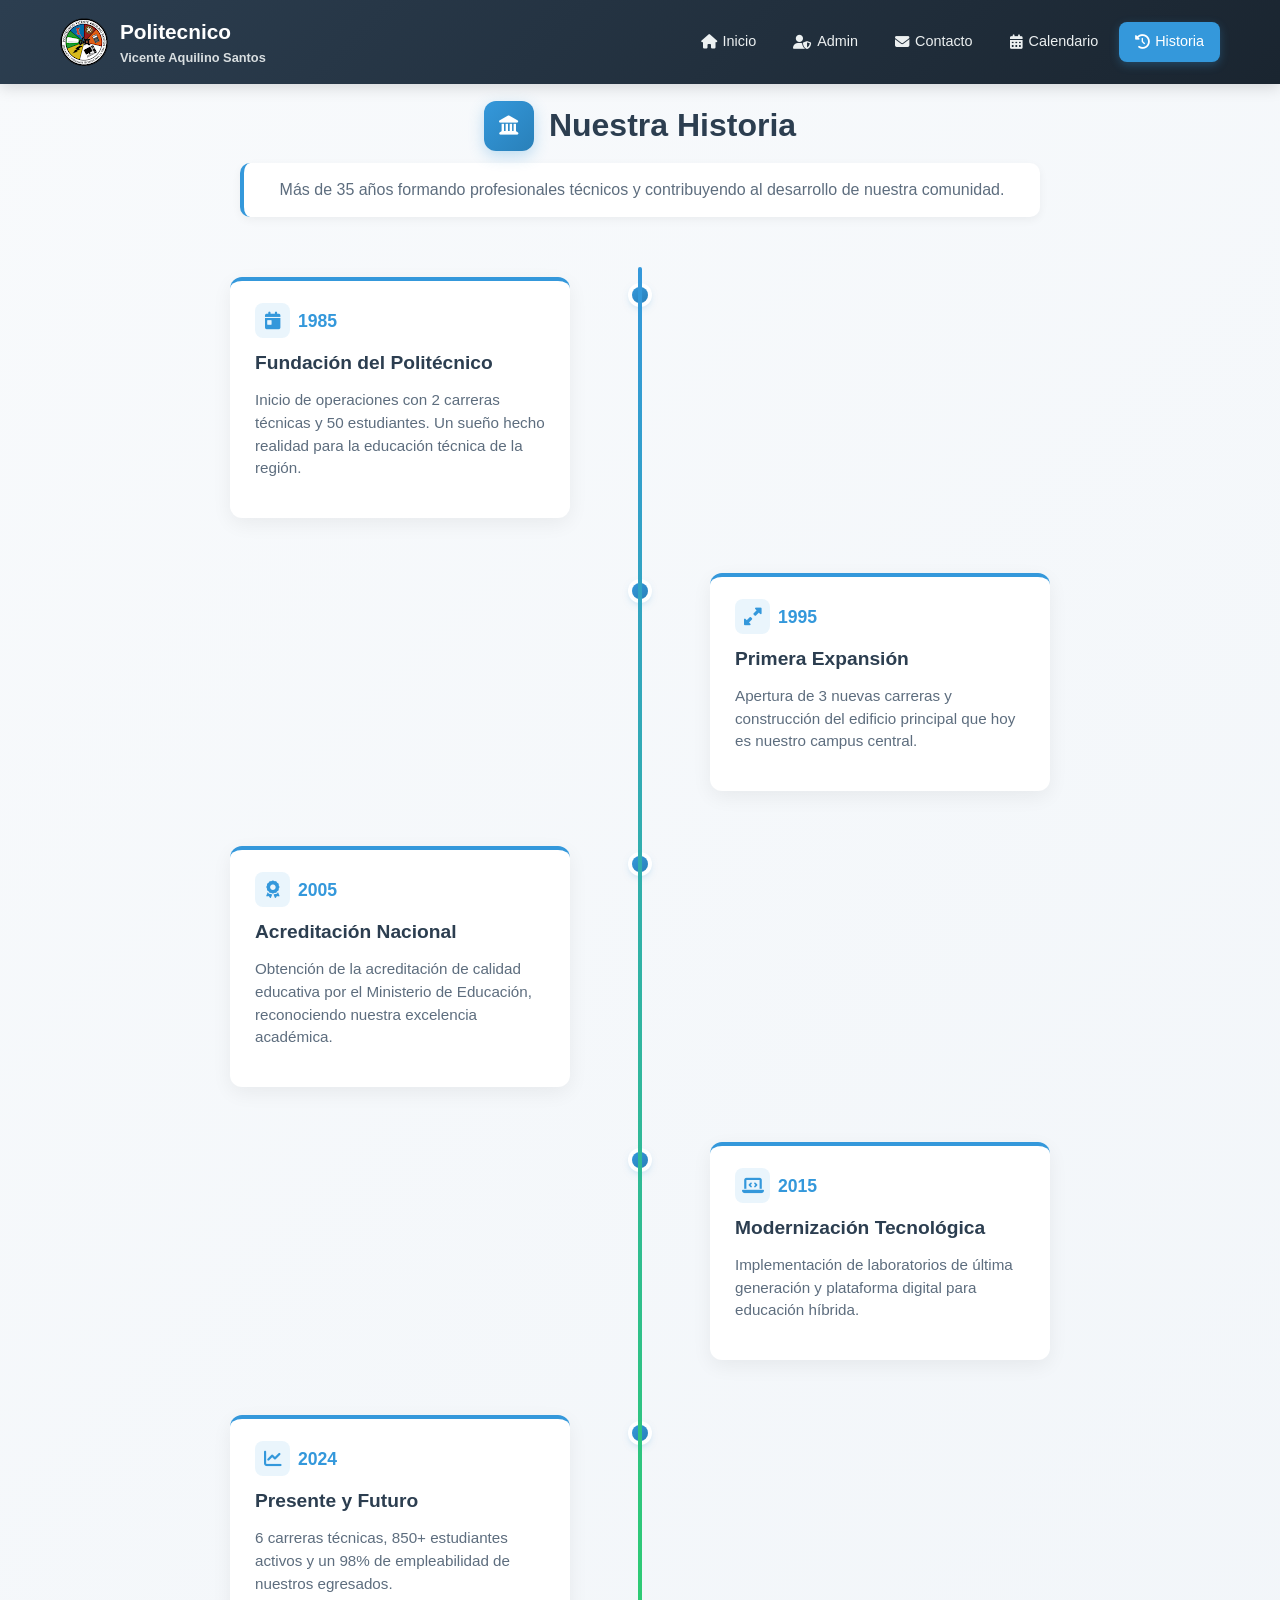
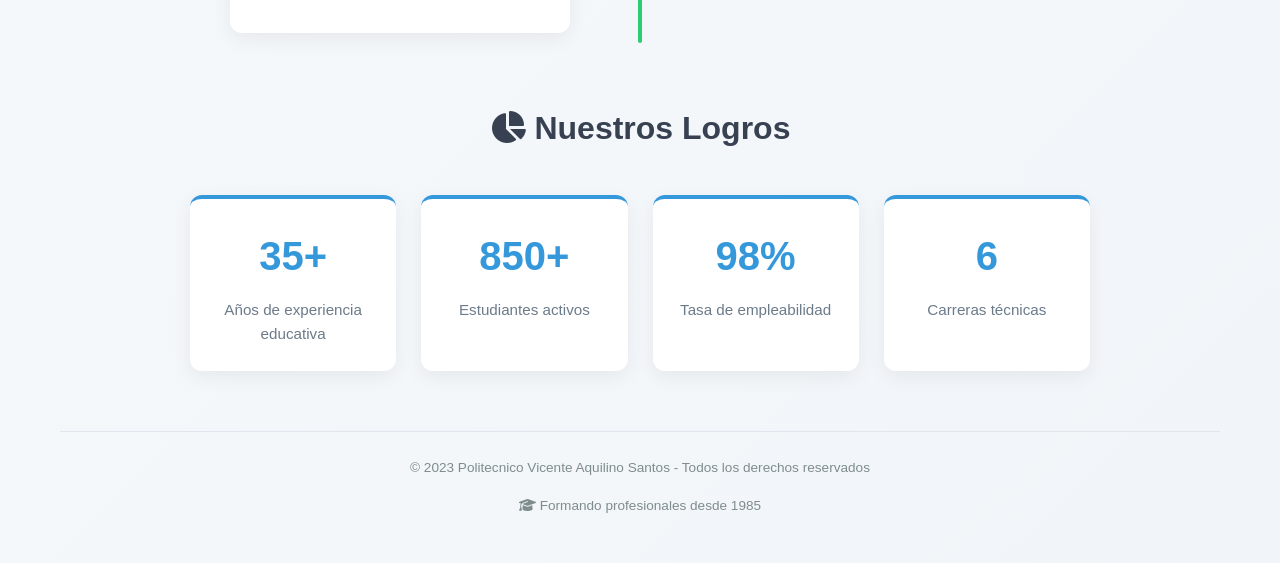
<file: historia.html>
<!DOCTYPE html>
<html lang="es">
<head>
    <meta charset="UTF-8">
    <meta name="viewport" content="width=device-width, initial-scale=1.0">
    <title>Historia - Politecnico V. A. Santos</title>
    <link rel="stylesheet" href="https://cdnjs.cloudflare.com/ajax/libs/font-awesome/6.4.0/css/all.min.css">
    <link rel="stylesheet" href="css/style.css">
    <style>
        * {
            margin: 0;
            padding: 0;
            box-sizing: border-box;
            font-family: 'Segoe UI', Tahoma, Geneva, Verdana, sans-serif;
        }
        
        body {
            background: linear-gradient(135deg, #f8fafc 0%, #f1f5f9 100%);
            min-height: 100vh;
            color: #333;
            padding-top: 70px;
        }
        
        /* Navegación - Estilo uniforme con admin */

        
        /* Contenido principal - Estilo uniforme */
        .history-container {
            max-width: 1200px;
            margin: 0 auto;
            padding: 30px 20px;
        }
        
        .history-header {
            text-align: center;
            margin-bottom: 40px;
        }
        
        .history-header h1 {
            color: #2c3e50;
            font-size: 2rem;
            margin-bottom: 12px;
            display: flex;
            align-items: center;
            justify-content: center;
            gap: 15px;
        }
        
        .history-header h1 i {
            background: linear-gradient(135deg, #3498db 0%, #2980b9 100%);
            width: 50px;
            height: 50px;
            display: flex;
            align-items: center;
            justify-content: center;
            border-radius: 12px;
            color: white;
            box-shadow: 0 5px 15px rgba(52, 152, 219, 0.3);
            font-size: 1.2rem;
        }
        
        .history-header p {
            color: #5d6d7e;
            font-size: 1rem;
            max-width: 800px;
            margin: 0 auto;
            line-height: 1.5;
            padding: 15px 20px;
            border-radius: 10px;
            background: white;
            box-shadow: 0 3px 10px rgba(0, 0, 0, 0.05);
            border-left: 4px solid #3498db;
        }
        
        /* Timeline - Diseño similar a las tarjetas de admin */
        .timeline {
            position: relative;
            max-width: 900px;
            margin: 50px auto;
        }
        
        .timeline::after {
            content: '';
            position: absolute;
            width: 4px;
            background: linear-gradient(to bottom, #3498db, #2ecc71);
            top: 0;
            bottom: 0;
            left: 50%;
            margin-left: -2px;
            border-radius: 2px;
        }
        
        .timeline-item {
            padding: 10px 40px;
            position: relative;
            width: 50%;
            box-sizing: border-box;
            margin-bottom: 35px;
        }
        
        .timeline-item:nth-child(odd) {
            left: 0;
            padding-right: 70px;
        }
        
        .timeline-item:nth-child(even) {
            left: 50%;
            padding-left: 70px;
        }
        
        .timeline-content {
            padding: 22px 25px;
            background: white;
            border-radius: 12px;
            box-shadow: 0 6px 20px rgba(0, 0, 0, 0.06);
            transition: all 0.3s ease;
            border-top: 4px solid #3498db;
            position: relative;
        }
        
        .timeline-content:hover {
            transform: translateY(-5px);
            box-shadow: 0 10px 25px rgba(0, 0, 0, 0.1);
        }
        
        .timeline-year {
            font-weight: bold;
            color: #3498db;
            margin-bottom: 10px;
            font-size: 1.1rem;
            display: flex;
            align-items: center;
            gap: 8px;
        }
        
        .timeline-year i {
            background: rgba(52, 152, 219, 0.1);
            width: 35px;
            height: 35px;
            display: flex;
            align-items: center;
            justify-content: center;
            border-radius: 8px;
            color: #3498db;
        }
        
        .timeline-content h3 {
            color: #2c3e50;
            margin-bottom: 10px;
            font-size: 1.2rem;
        }
        
        .timeline-content p {
            color: #5d6d7e;
            line-height: 1.5;
            font-size: 0.95rem;
        }
        
        /* Puntos en la timeline */
        .timeline-item::after {
            content: '';
            position: absolute;
            width: 16px;
            height: 16px;
            background: linear-gradient(135deg, #3498db 0%, #2980b9 100%);
            border-radius: 50%;
            top: 20px;
            z-index: 1;
            box-shadow: 0 0 0 4px white, 0 3px 8px rgba(52, 152, 219, 0.5);
        }
        
        .timeline-item:nth-child(odd)::after {
            right: -8px;
        }
        
        .timeline-item:nth-child(even)::after {
            left: -8px;
        }
        
        /* Estadísticas destacadas - Estilo similar a tarjetas */
        .stats-section {
            max-width: 900px;
            margin: 60px auto 40px;
        }
        
        .stats-grid {
            display: grid;
            grid-template-columns: repeat(auto-fit, minmax(200px, 1fr));
            gap: 25px;
            margin-top: 30px;
        }
        
        .stat-card {
            background: white;
            border-radius: 12px;
            padding: 25px 20px;
            box-shadow: 0 6px 20px rgba(0, 0, 0, 0.06);
            text-align: center;
            transition: all 0.3s ease;
            border-top: 4px solid #3498db;
        }
        
        .stat-card:hover {
            transform: translateY(-5px);
            box-shadow: 0 10px 25px rgba(0, 0, 0, 0.1);
        }
        
        .stat-number {
            font-size: 2.5rem;
            font-weight: 700;
            color: #3498db;
            margin-bottom: 10px;
        }
        
        .stat-text {
            color: #5d6d7e;
            font-size: 0.95rem;
        }
        
        /* Footer - Estilo uniforme */
        .history-footer {
            text-align: center;
            margin-top: 60px;
            padding-top: 25px;
            border-top: 1px solid #e0e6ed;
            color: #7f8c8d;
            font-size: 0.85rem;
        }
        
        /* Responsive */
        @media (max-width: 768px) {
            body {
                padding-top: 60px;
            }
            
            .menu-toggle {
                display: block;
            }
            
            .nav-menu {
                position: fixed;
                top: 65px;
                left: 0;
                right: 0;
                background: linear-gradient(135deg, #2c3e50 0%, #34495e 100%);
                flex-direction: column;
                padding: 15px;
                box-shadow: 0 10px 20px rgba(0, 0, 0, 0.2);
                transform: translateY(-100%);
                opacity: 0;
                visibility: hidden;
                transition: all 0.3s ease;
                z-index: 999;
                border-radius: 0 0 15px 15px;
            }
            
            .nav-menu.active {
                transform: translateY(0);
                opacity: 1;
                visibility: visible;
            }
            
            .nav-menu li {
                width: 100%;
            }
            
            .nav-menu li a {
                justify-content: center;
                padding: 12px;
                border-radius: 8px;
                font-size: 0.9rem;
            }
            
            .history-header h1 {
                font-size: 1.7rem;
                flex-direction: column;
                gap: 10px;
            }
            
            .history-header h1 i {
                width: 45px;
                height: 45px;
                font-size: 1.1rem;
            }
            
            .history-header p {
                font-size: 0.95rem;
                padding: 12px 18px;
            }
            
            /* Timeline responsive */
            .timeline::after {
                left: 31px;
            }
            
            .timeline-item {
                width: 100%;
                padding-left: 70px;
                padding-right: 25px;
            }
            
            .timeline-item:nth-child(even) {
                left: 0;
                padding-left: 70px;
            }
            
            .timeline-item::after {
                left: 23px;
            }
            
            .timeline-item:nth-child(odd)::after,
            .timeline-item:nth-child(even)::after {
                left: 23px;
            }
            
            .stats-grid {
                grid-template-columns: repeat(2, 1fr);
                gap: 20px;
            }
        }
        
        @media (max-width: 480px) {
            .history-header h1 {
                font-size: 1.5rem;
            }
            
            .history-header p {
                font-size: 0.9rem;
                padding: 12px 15px;
            }
            
            .logo-text h1 {
                font-size: 1.1rem;
            }
            

            
            .timeline-content h3 {
                font-size: 1.1rem;
            }
            
            .timeline-content p {
                font-size: 0.9rem;
            }
            
            .stat-number {
                font-size: 2rem;
            }
            
            .stats-grid {
                grid-template-columns: 1fr;
            }
        }
    </style>
</head>
<body>
    <!-- Navegación con mismo diseño que admin -->
    <nav class="navbar">
        <div class="nav-container">
            <div class="logo">
                <div class="logo-image">
                    <img src="imagenes/favicon.ico" alt="Logo PVAS">
                </div>
                <div class="logo-text">
                    <h1>Politecnico</h1>
                    <p>Vicente Aquilino Santos</p>
                </div>
            </div>
            
            <button class="menu-toggle" id="menu-toggle">
                <i class="fas fa-bars"></i>
            </button>
            
            <!-- Menú de navegación -->
            <ul class="nav-menu" id="nav-menu">
                <li><a href="index.html"><i class="fas fa-home"></i> Inicio</a></li>
                <li><a href="login.html"><i class="fas fa-user-shield"></i> Admin</a></li>
                <li><a href="contact.html"><i class="fas fa-envelope"></i> Contacto</a></li>
                <li><a href="categorias/calentario.html"><i class="fas fa-calendar-alt"></i> Calendario</a></li>
                <li><a href="historia.html" class="active"><i class="fas fa-history"></i> Historia</a></li>
            </ul>
        </div>
    </nav>
    
    <!-- Contenido principal -->
    <main class="history-container">
        <div class="history-header">
            <h1><i class="fas fa-landmark"></i> Nuestra Historia</h1>
            <p>Más de 35 años formando profesionales técnicos y contribuyendo al desarrollo de nuestra comunidad.</p>
        </div>
        
        <!-- Timeline de historia -->
        <div class="timeline">
            <div class="timeline-item">
                <div class="timeline-content">
                    <div class="timeline-year"><i class="fas fa-calendar-day"></i> 1985</div>
                    <h3>Fundación del Politécnico</h3>
                    <p>Inicio de operaciones con 2 carreras técnicas y 50 estudiantes. Un sueño hecho realidad para la educación técnica de la región.</p>
                </div>
            </div>
            
            <div class="timeline-item">
                <div class="timeline-content">
                    <div class="timeline-year"><i class="fas fa-expand-alt"></i> 1995</div>
                    <h3>Primera Expansión</h3>
                    <p>Apertura de 3 nuevas carreras y construcción del edificio principal que hoy es nuestro campus central.</p>
                </div>
            </div>
            
            <div class="timeline-item">
                <div class="timeline-content">
                    <div class="timeline-year"><i class="fas fa-award"></i> 2005</div>
                    <h3>Acreditación Nacional</h3>
                    <p>Obtención de la acreditación de calidad educativa por el Ministerio de Educación, reconociendo nuestra excelencia académica.</p>
                </div>
            </div>
            
            <div class="timeline-item">
                <div class="timeline-content">
                    <div class="timeline-year"><i class="fas fa-laptop-code"></i> 2015</div>
                    <h3>Modernización Tecnológica</h3>
                    <p>Implementación de laboratorios de última generación y plataforma digital para educación híbrida.</p>
                </div>
            </div>
            
            <div class="timeline-item">
                <div class="timeline-content">
                    <div class="timeline-year"><i class="fas fa-chart-line"></i> 2024</div>
                    <h3>Presente y Futuro</h3>
                    <p>6 carreras técnicas, 850+ estudiantes activos y un 98% de empleabilidad de nuestros egresados.</p>
                </div>
            </div>
        </div>
        
        <!-- Estadísticas destacadas -->
        <div class="stats-section">
            <div class="history-header">
                <h2><i class="fas fa-chart-pie"></i> Nuestros Logros</h2>
            </div>
            
            <div class="stats-grid">
                <div class="stat-card">
                    <div class="stat-number">35+</div>
                    <div class="stat-text">Años de experiencia educativa</div>
                </div>
                
                <div class="stat-card">
                    <div class="stat-number">850+</div>
                    <div class="stat-text">Estudiantes activos</div>
                </div>
                
                <div class="stat-card">
                    <div class="stat-number">98%</div>
                    <div class="stat-text">Tasa de empleabilidad</div>
                </div>
                
                <div class="stat-card">
                    <div class="stat-number">6</div>
                    <div class="stat-text">Carreras técnicas</div>
                </div>
            </div>
        </div>
        
        <!-- Pie de página -->
        <div class="history-footer">
            <p>© 2023 Politecnico Vicente Aquilino Santos - Todos los derechos reservados</p>
            <p><i class="fas fa-graduation-cap"></i> Formando profesionales desde 1985</p>
        </div>
    </main>
    
    <script>
        // Toggle del menú móvil
        const menuToggle = document.getElementById('menu-toggle');
        const navMenu = document.getElementById('nav-menu');
        
        menuToggle.addEventListener('click', () => {
            navMenu.classList.toggle('active');
            menuToggle.innerHTML = navMenu.classList.contains('active') 
                ? '<i class="fas fa-times"></i>' 
                : '<i class="fas fa-bars"></i>';
        });
        
        // Cerrar menú al hacer clic en un enlace
        document.querySelectorAll('.nav-menu a').forEach(link => {
            link.addEventListener('click', () => {
                navMenu.classList.remove('active');
                menuToggle.innerHTML = '<i class="fas fa-bars"></i>';
            });
        });
        
        // Cerrar menú al hacer clic fuera de él
        document.addEventListener('click', (event) => {
            if (!navMenu.contains(event.target) && !menuToggle.contains(event.target)) {
                navMenu.classList.remove('active');
                menuToggle.innerHTML = '<i class="fas fa-bars"></i>';
            }
        });
        
        // Animación suave para elementos de timeline
        document.addEventListener('DOMContentLoaded', function() {
            const timelineItems = document.querySelectorAll('.timeline-item');
            
            const observer = new IntersectionObserver((entries) => {
                entries.forEach(entry => {
                    if (entry.isIntersecting) {
                        entry.target.style.opacity = '1';
                        entry.target.style.transform = 'translateY(0)';
                    }
                });
            }, { threshold: 0.1 });
            
            timelineItems.forEach(item => {
                item.style.opacity = '0';
                item.style.transform = 'translateY(20px)';
                item.style.transition = 'opacity 0.6s ease, transform 0.6s ease';
                observer.observe(item);
            });
        });
    </script>
</body>
</html>
</file>
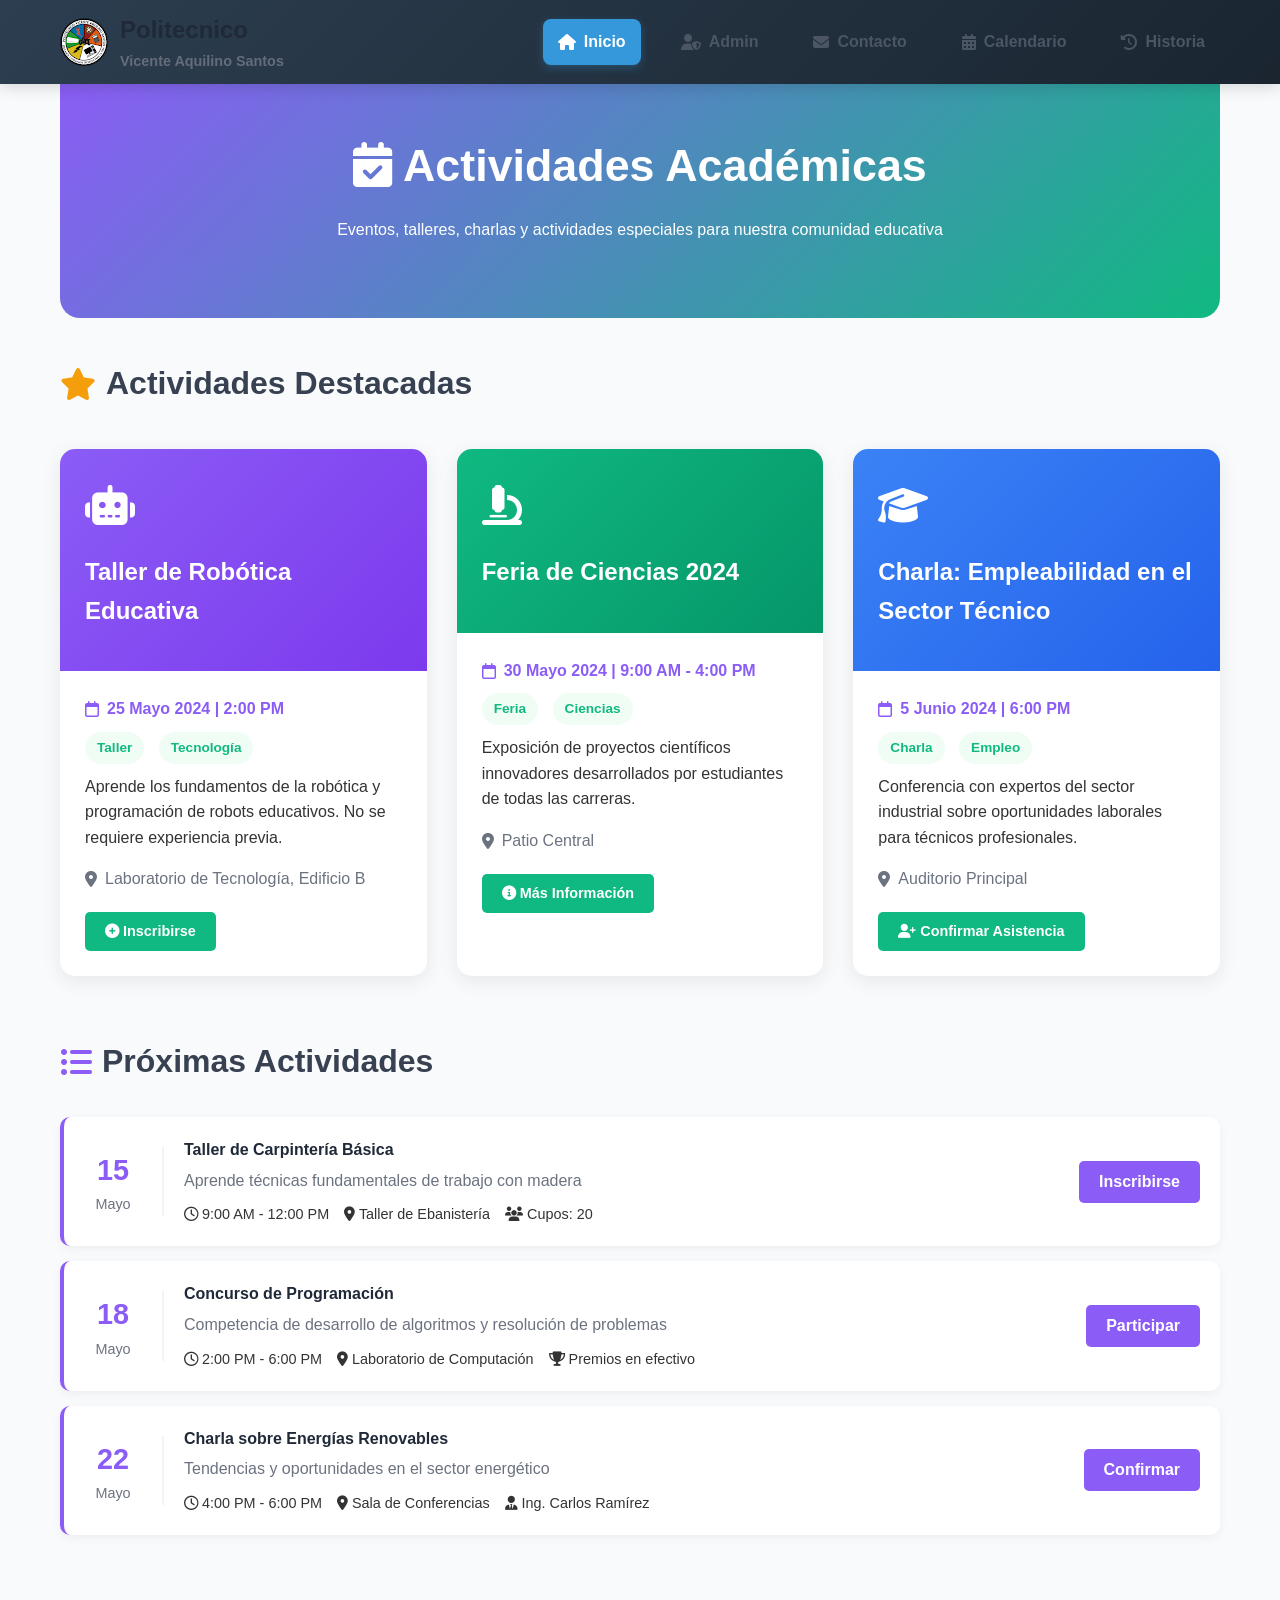
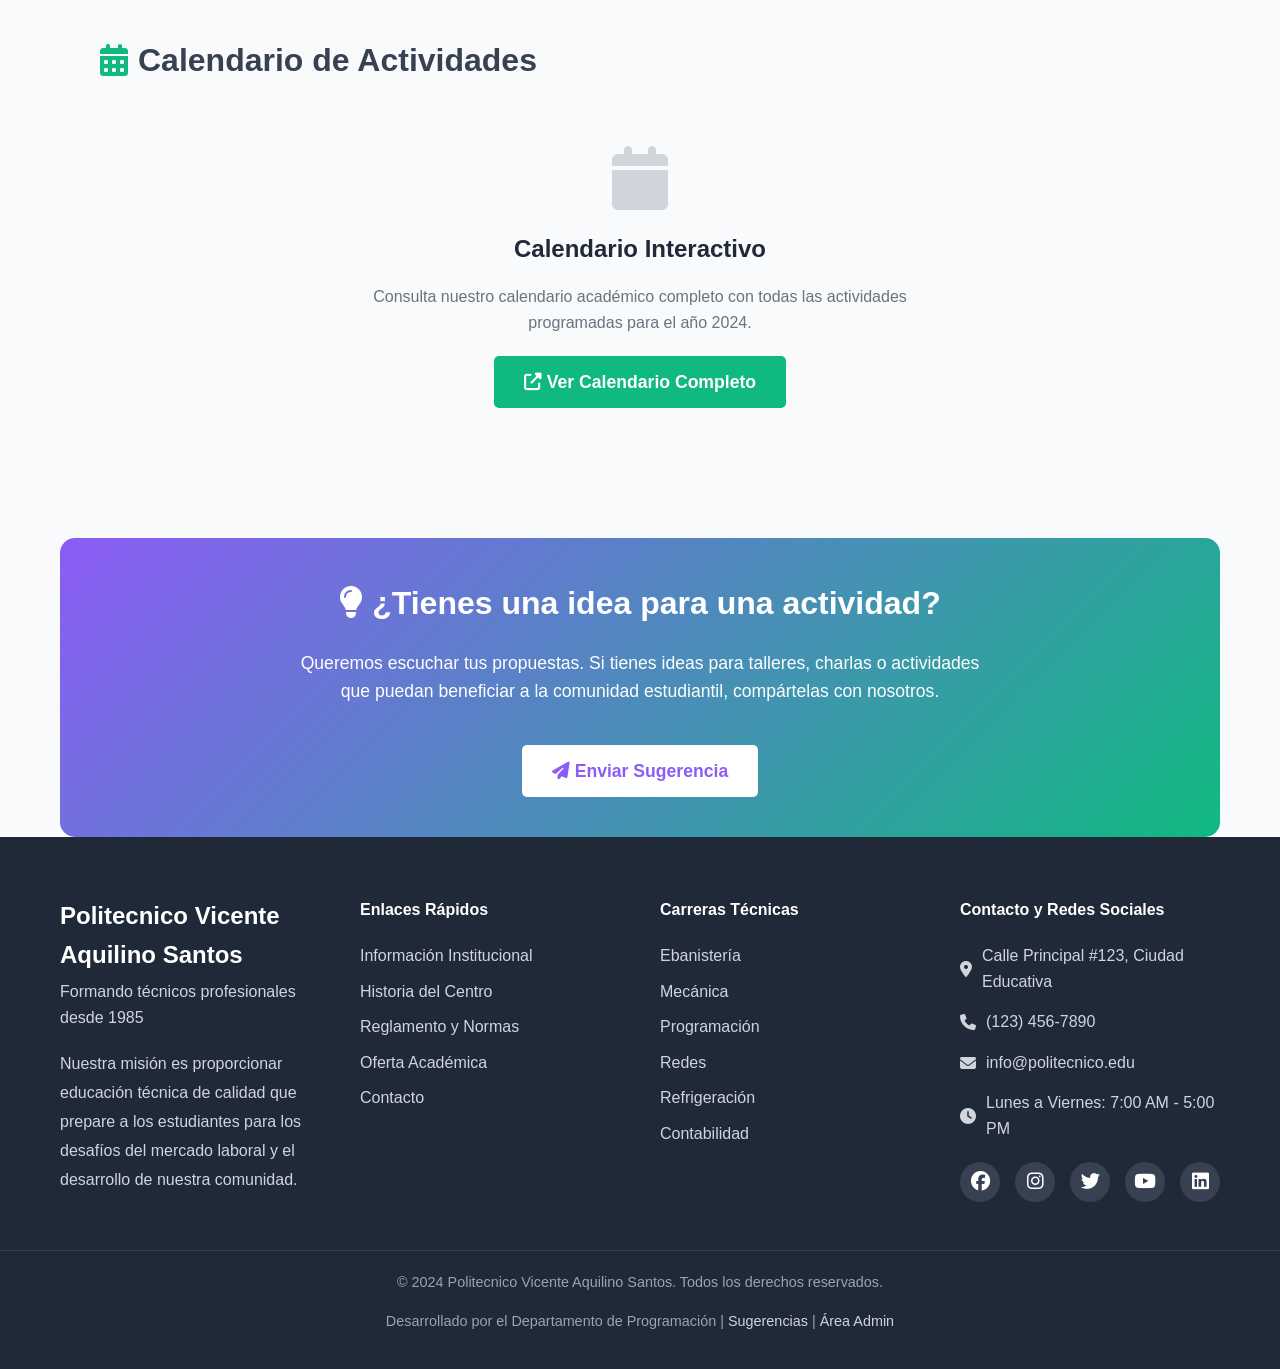
<file: categorias/actividades.html>
<!DOCTYPE html>
<html lang="es">
<head>
    <meta charset="UTF-8">
    <meta name="viewport" content="width=device-width, initial-scale=1.0">
    <title>Actividades Académicas - Politecnico Vicente Aquilino Santos</title>
    <link rel="stylesheet" href="../css/style.css">
    <link rel="stylesheet" href="https://cdnjs.cloudflare.com/ajax/libs/font-awesome/6.4.0/css/all.min.css">
    <style>
        .page-header {
            background: linear-gradient(135deg, #8B5CF6 0%, #10B981 100%);
            color: white;
            padding: 60px 20px;
            text-align: center;
            border-radius: 0 0 20px 20px;
            margin-bottom: 40px;
        }
        
        .page-header h1 {
            color: white;
            font-size: 2.8rem;
            margin-bottom: 15px;
        }
        
        .activities-grid {
            display: grid;
            grid-template-columns: repeat(auto-fill, minmax(350px, 1fr));
            gap: 30px;
            margin-top: 40px;
        }
        
        .activity-card {
            background: white;
            border-radius: 15px;
            overflow: hidden;
            box-shadow: 0 5px 20px rgba(0,0,0,0.08);
            transition: transform 0.3s;
        }
        
        .activity-card:hover {
            transform: translateY(-10px);
        }
        
        .activity-header {
            padding: 25px;
            color: white;
        }
        
        .activity-icon {
            font-size: 2.5rem;
            margin-bottom: 15px;
        }
        
        .activity-content {
            padding: 25px;
        }
        
        .activity-date {
            color: #8B5CF6;
            font-weight: bold;
            margin-bottom: 10px;
            display: flex;
            align-items: center;
            gap: 8px;
        }
        
        .activity-category {
            display: inline-block;
            padding: 5px 12px;
            background-color: #f0fdf4;
            color: #10B981;
            border-radius: 20px;
            font-size: 0.85rem;
            font-weight: 600;
            margin-right: 10px;
            margin-bottom: 10px;
        }
        
        .activity-location {
            color: #6b7280;
            margin: 10px 0;
            display: flex;
            align-items: center;
            gap: 8px;
        }
        
        .calendar-view {
            margin-top: 60px;
            padding: 40px;
            background: #f9fafb;
            border-radius: 15px;
        }
        
        .upcoming-activities {
            margin-top: 60px;
        }
        
        .activity-list {
            margin-top: 30px;
        }
        
        .activity-item {
            display: flex;
            align-items: center;
            padding: 20px;
            background: white;
            margin-bottom: 15px;
            border-radius: 10px;
            box-shadow: 0 3px 10px rgba(0,0,0,0.05);
            border-left: 4px solid #8B5CF6;
        }
        
        .activity-date-box {
            text-align: center;
            padding-right: 20px;
            border-right: 2px solid #f3f4f6;
            min-width: 80px;
        }
        
        .activity-day {
            display: block;
            font-size: 1.8rem;
            font-weight: bold;
            color: #8B5CF6;
        }
        
        .activity-month {
            display: block;
            color: #6b7280;
            font-size: 0.9rem;
        }
        /* Estilos para navegación entre páginas */
/* navbar styles moved to css/style.css */

.logo-text h1 {
    font-size: 1.5rem;
    margin: 0;
    color: #1f2937;
}

.logo-text p {
    font-size: 0.9rem;
    margin: 0;
    color: #6b7280;
}

.nav-menu {
    display: flex;
    list-style: none;
    margin: 0;
    padding: 0;
    gap: 25px;
}

.nav-menu li a {
    text-decoration: none;
    color: #4b5563;
    font-weight: 600;
    font-size: 1rem;
    display: flex;
    align-items: center;
    gap: 8px;
    padding: 10px 15px;
    border-radius: 8px;
    transition: all 0.3s;
}

.nav-menu li a:hover {
    background-color: #f3f4f6;
    color: #8B5CF6;
}


.menu-toggle {
    display: none;
    background: none;
    border: none;
    font-size: 1.5rem;
    color: #4b5563;
    cursor: pointer;
    padding: 10px;
}

/* Estilos responsivos para móviles */
@media (max-width: 768px) {
    .menu-toggle {
        display: block;
    }
    
    .nav-menu {
        position: fixed;
        top: 90px;
        left: 0;
        right: 0;
        background-color: white;
        flex-direction: column;
        padding: 20px;
        box-shadow: 0 10px 15px -3px rgba(0, 0, 0, 0.1);
        transform: translateY(-100%);
        opacity: 0;
        visibility: hidden;
        transition: all 0.3s ease;
        z-index: 999;
    }
    
    .nav-menu.active {
        transform: translateY(0);
        opacity: 1;
        visibility: visible;
    }
    
    .nav-menu li {
        width: 100%;
    }
    
    .nav-menu li a {
        justify-content: center;
        padding: 15px;
    }
}
    </style>
</head>
<body>
    <!-- Menú fijo -->
<nav class="navbar">
    <div class="nav-container">
        <div class="logo">
            <div class="logo-image">
                <img src="../imagenes/favicon.ico" alt="Logo PVAS">
            </div>
            <div class="logo-text">
                <h1>Politecnico</h1>
                <p>Vicente Aquilino Santos</p>
            </div>
        </div>
        
        <button class="menu-toggle" id="menu-toggle">
            <i class="fas fa-bars"></i>
        </button>
        
        <!-- MENÚ SIMPLE CON TUS 5 OPCIONES -->
        <ul class="nav-menu" id="nav-menu">
            <li><a href="../index.html" class="active"><i class="fas fa-home"></i> Inicio</a></li>
            <li><a href="../login.html"><i class="fas fa-user-shield"></i> Admin</a></li>
            <li><a href="../contact.html"><i class="fas fa-envelope"></i> Contacto</a></li>
            <li><a href="calentario.html"><i class="fas fa-calendar-alt"></i> Calendario</a></li>
            <li><a href="../historia.html"><i class="fas fa-history"></i> Historia</a></li>
        </ul>
    </div>
</nav>

    <main class="container">
        <div class="page-header">
            <h1><i class="fas fa-calendar-check"></i> Actividades Académicas</h1>
            <p class="page-subtitle">Eventos, talleres, charlas y actividades especiales para nuestra comunidad educativa</p>
        </div>

        <!-- Actividades Destacadas -->
        <section>
            <h2 style="display: flex; align-items: center; gap: 10px; margin-bottom: 30px;">
                <i class="fas fa-star" style="color: #F59E0B;"></i> Actividades Destacadas
            </h2>
            
            <div class="activities-grid">
                <!-- Actividad 1 -->
                <div class="activity-card">
                    <div class="activity-header" style="background: linear-gradient(135deg, #8B5CF6 0%, #7c3aed 100%);">
                        <div class="activity-icon">
                            <i class="fas fa-robot"></i>
                        </div>
                        <h3 style="color: white;">Taller de Robótica Educativa</h3>
                    </div>
                    <div class="activity-content">
                        <div class="activity-date">
                            <i class="far fa-calendar"></i> 25 Mayo 2024 | 2:00 PM
                        </div>
                        <span class="activity-category">Taller</span>
                        <span class="activity-category">Tecnología</span>
                        <p>Aprende los fundamentos de la robótica y programación de robots educativos. No se requiere experiencia previa.</p>
                        <div class="activity-location">
                            <i class="fas fa-map-marker-alt"></i> Laboratorio de Tecnología, Edificio B
                        </div>
                        <div style="margin-top: 20px;">
                            <a href="#" class="btn-primary" style="padding: 8px 20px; font-size: 0.9rem;">
                                <i class="fas fa-plus-circle"></i> Inscribirse
                            </a>
                        </div>
                    </div>
                </div>

                <!-- Actividad 2 -->
                <div class="activity-card">
                    <div class="activity-header" style="background: linear-gradient(135deg, #10B981 0%, #059669 100%);">
                        <div class="activity-icon">
                            <i class="fas fa-microscope"></i>
                        </div>
                        <h3 style="color: white;">Feria de Ciencias 2024</h3>
                    </div>
                    <div class="activity-content">
                        <div class="activity-date">
                            <i class="far fa-calendar"></i> 30 Mayo 2024 | 9:00 AM - 4:00 PM
                        </div>
                        <span class="activity-category">Feria</span>
                        <span class="activity-category">Ciencias</span>
                        <p>Exposición de proyectos científicos innovadores desarrollados por estudiantes de todas las carreras.</p>
                        <div class="activity-location">
                            <i class="fas fa-map-marker-alt"></i> Patio Central
                        </div>
                        <div style="margin-top: 20px;">
                            <a href="#" class="btn-primary" style="padding: 8px 20px; font-size: 0.9rem;">
                                <i class="fas fa-info-circle"></i> Más Información
                            </a>
                        </div>
                    </div>
                </div>

                <!-- Actividad 3 -->
                <div class="activity-card">
                    <div class="activity-header" style="background: linear-gradient(135deg, #3B82F6 0%, #2563EB 100%);">
                        <div class="activity-icon">
                            <i class="fas fa-graduation-cap"></i>
                        </div>
                        <h3 style="color: white;">Charla: Empleabilidad en el Sector Técnico</h3>
                    </div>
                    <div class="activity-content">
                        <div class="activity-date">
                            <i class="far fa-calendar"></i> 5 Junio 2024 | 6:00 PM
                        </div>
                        <span class="activity-category">Charla</span>
                        <span class="activity-category">Empleo</span>
                        <p>Conferencia con expertos del sector industrial sobre oportunidades laborales para técnicos profesionales.</p>
                        <div class="activity-location">
                            <i class="fas fa-map-marker-alt"></i> Auditorio Principal
                        </div>
                        <div style="margin-top: 20px;">
                            <a href="#" class="btn-primary" style="padding: 8px 20px; font-size: 0.9rem;">
                                <i class="fas fa-user-plus"></i> Confirmar Asistencia
                            </a>
                        </div>
                    </div>
                </div>
            </div>
        </section>

        <!-- Próximas Actividades -->
        <section class="upcoming-activities">
            <h2 style="display: flex; align-items: center; gap: 10px; margin-bottom: 30px;">
                <i class="fas fa-list-ul" style="color: #8B5CF6;"></i> Próximas Actividades
            </h2>
            
            <div class="activity-list">
                <!-- Actividad 1 -->
                <div class="activity-item">
                    <div class="activity-date-box">
                        <span class="activity-day">15</span>
                        <span class="activity-month">Mayo</span>
                    </div>
                    <div style="flex-grow: 1; padding-left: 20px;">
                        <h4 style="margin-bottom: 5px;">Taller de Carpintería Básica</h4>
                        <p style="color: #6b7280; margin-bottom: 10px;">Aprende técnicas fundamentales de trabajo con madera</p>
                        <div style="display: flex; gap: 15px; font-size: 0.9rem;">
                            <span><i class="far fa-clock"></i> 9:00 AM - 12:00 PM</span>
                            <span><i class="fas fa-map-marker-alt"></i> Taller de Ebanistería</span>
                            <span><i class="fas fa-users"></i> Cupos: 20</span>
                        </div>
                    </div>
                    <div>
                        <a href="#" class="btn-secondary" style="padding: 8px 20px;">
                            Inscribirse
                        </a>
                    </div>
                </div>

                <!-- Actividad 2 -->
                <div class="activity-item">
                    <div class="activity-date-box">
                        <span class="activity-day">18</span>
                        <span class="activity-month">Mayo</span>
                    </div>
                    <div style="flex-grow: 1; padding-left: 20px;">
                        <h4 style="margin-bottom: 5px;">Concurso de Programación</h4>
                        <p style="color: #6b7280; margin-bottom: 10px;">Competencia de desarrollo de algoritmos y resolución de problemas</p>
                        <div style="display: flex; gap: 15px; font-size: 0.9rem;">
                            <span><i class="far fa-clock"></i> 2:00 PM - 6:00 PM</span>
                            <span><i class="fas fa-map-marker-alt"></i> Laboratorio de Computación</span>
                            <span><i class="fas fa-trophy"></i> Premios en efectivo</span>
                        </div>
                    </div>
                    <div>
                        <a href="#" class="btn-secondary" style="padding: 8px 20px;">
                            Participar
                        </a>
                    </div>
                </div>

                <!-- Actividad 3 -->
                <div class="activity-item">
                    <div class="activity-date-box">
                        <span class="activity-day">22</span>
                        <span class="activity-month">Mayo</span>
                    </div>
                    <div style="flex-grow: 1; padding-left: 20px;">
                        <h4 style="margin-bottom: 5px;">Charla sobre Energías Renovables</h4>
                        <p style="color: #6b7280; margin-bottom: 10px;">Tendencias y oportunidades en el sector energético</p>
                        <div style="display: flex; gap: 15px; font-size: 0.9rem;">
                            <span><i class="far fa-clock"></i> 4:00 PM - 6:00 PM</span>
                            <span><i class="fas fa-map-marker-alt"></i> Sala de Conferencias</span>
                            <span><i class="fas fa-user-tie"></i> Ing. Carlos Ramírez</span>
                        </div>
                    </div>
                    <div>
                        <a href="#" class="btn-secondary" style="padding: 8px 20px;">
                            Confirmar
                        </a>
                    </div>
                </div>
            </div>
        </section>

        <!-- Calendario de Actividades -->
        <section class="calendar-view">
            <h2 style="display: flex; align-items: center; gap: 10px; margin-bottom: 30px;">
                <i class="fas fa-calendar-alt" style="color: #10B981;"></i> Calendario de Actividades
            </h2>
            
            <div style="text-align: center; padding: 30px;">
                <i class="fas fa-calendar" style="font-size: 4rem; color: #d1d5db; margin-bottom: 20px;"></i>
                <h3>Calendario Interactivo</h3>
                <p style="color: #6b7280; max-width: 600px; margin: 0 auto 20px;">
                    Consulta nuestro calendario académico completo con todas las actividades programadas para el año 2024.
                </p>
                <a href="../categorias/calendario.html" class="btn-primary" style="padding: 12px 30px; font-size: 1.1rem;">
                    <i class="fas fa-external-link-alt"></i> Ver Calendario Completo
                </a>
            </div>
        </section>

        <!-- Sugerir Actividad -->
        <section style="margin-top: 60px; padding: 40px; background: linear-gradient(135deg, #8B5CF6 0%, #10B981 100%); color: white; border-radius: 15px; text-align: center;">
            <h2 style="color: white;"><i class="fas fa-lightbulb"></i> ¿Tienes una idea para una actividad?</h2>
            <p style="max-width: 700px; margin: 20px auto; font-size: 1.1rem;">
                Queremos escuchar tus propuestas. Si tienes ideas para talleres, charlas o actividades que puedan beneficiar a la comunidad estudiantil, compártelas con nosotros.
            </p>
            <a href="../secciones/sugerencias.html" class="btn-primary" style="background: white; color: #8B5CF6; padding: 12px 30px; font-size: 1.1rem; margin-top: 20px;">
                <i class="fas fa-paper-plane"></i> Enviar Sugerencia
            </a>
        </section>
    </main>

    <div id="footer-container"></div>

    <script src="../js/main.js"></script>
    <script>
        // Cargar componentes de navegación
        document.addEventListener('DOMContentLoaded', function() {
            // Cargar navbar
            fetch('../components/navbar.html')
                .then(response => response.text())
                .then(data => {
                    document.getElementById('navbar-container').innerHTML = data;
                    if (typeof initNavbar === 'function') initNavbar();
                });
            
            // Cargar footer
            fetch('../components/footer.html')
                .then(response => response.text())
                .then(data => {
                    document.getElementById('footer-container').innerHTML = data;
                });
        });
    </script>
</body>
</html>
</file>
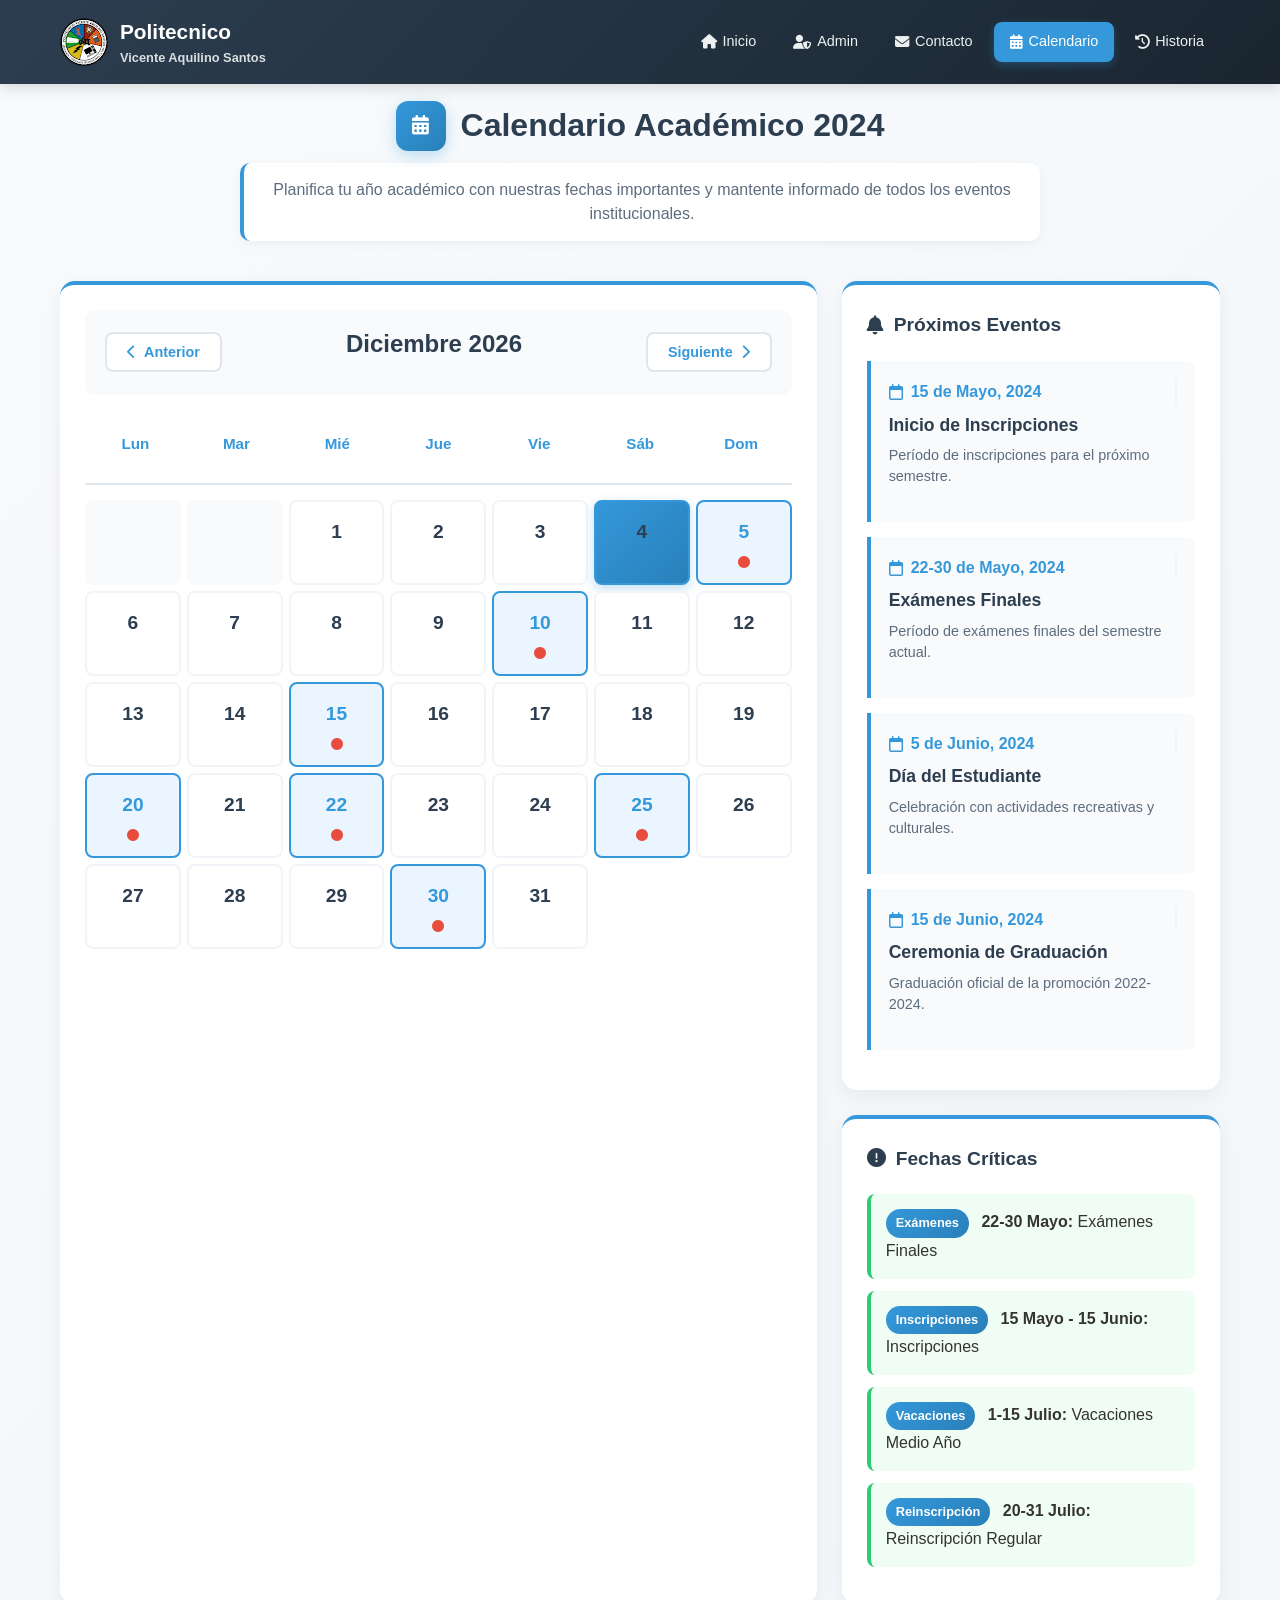
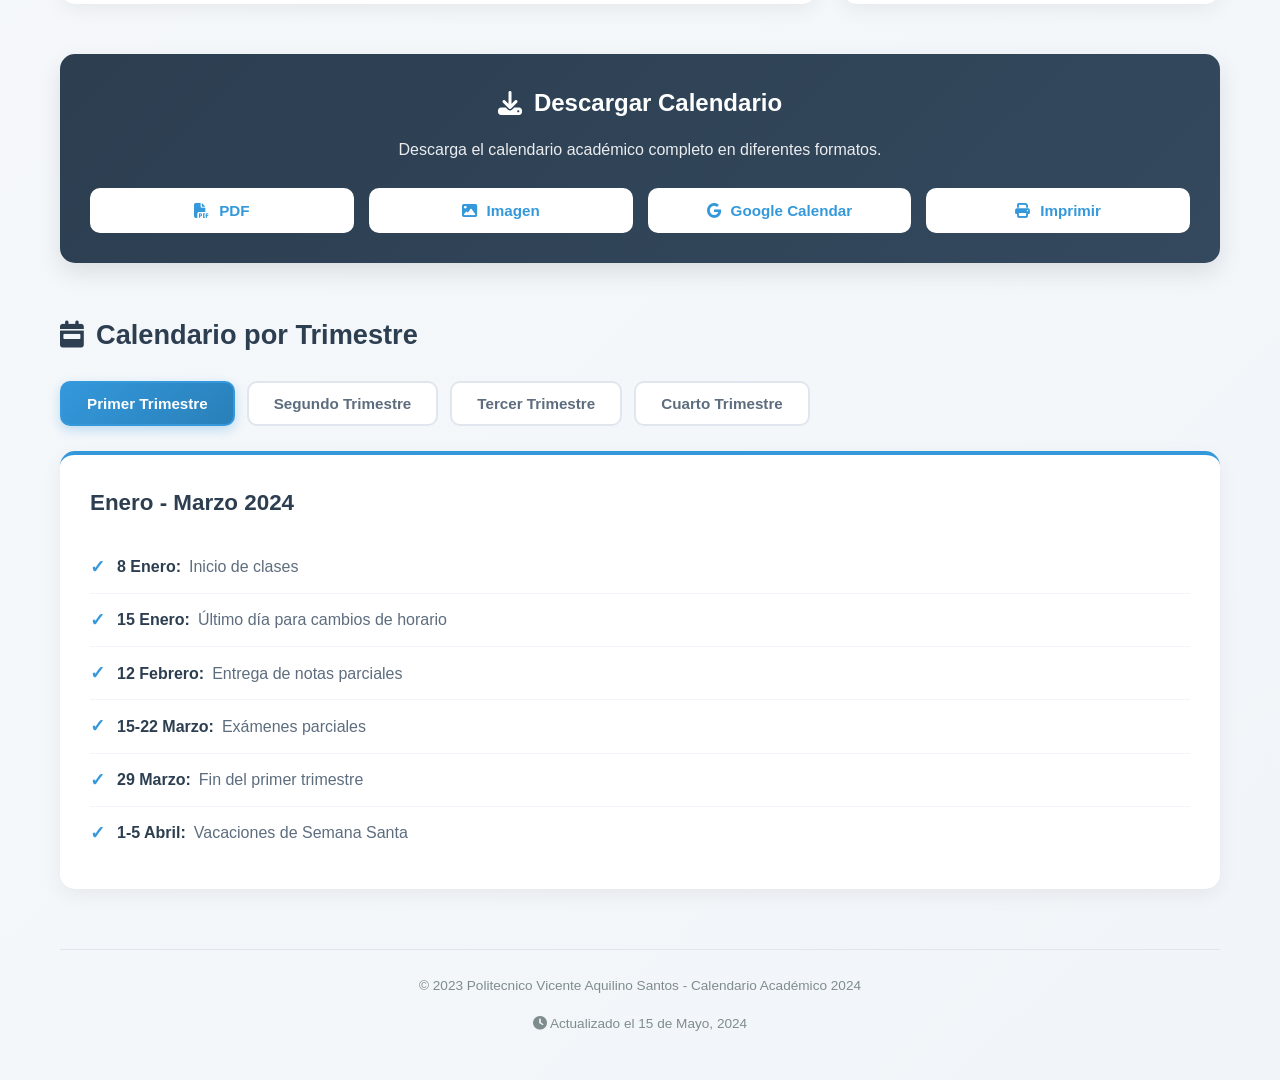
<file: categorias/calentario.html>
<!DOCTYPE html>
<html lang="es">
<head>
    <meta charset="UTF-8">
    <meta name="viewport" content="width=device-width, initial-scale=1.0">
    <title>Calendario Académico - Politecnico V. A. Santos</title>
    <link rel="stylesheet" href="https://cdnjs.cloudflare.com/ajax/libs/font-awesome/6.4.0/css/all.min.css">
    <link rel="stylesheet" href="../css/style.css">
    <style>
        * {
            margin: 0;
            padding: 0;
            box-sizing: border-box;
            font-family: 'Segoe UI', Tahoma, Geneva, Verdana, sans-serif;
        }
        
        body {
            background: linear-gradient(135deg, #f8fafc 0%, #f1f5f9 100%);
            min-height: 100vh;
            color: #333;
            padding-top: 70px;
        }
        
        /* navbar styles moved to css/style.css */
        
        .nav-container {
            max-width: 1200px;
            margin: 0 auto;
            padding: 0 20px;
            display: flex;
            justify-content: space-between;
            align-items: center;
        }
        
        .logo {
            display: flex;
            align-items: center;
            gap: 12px;
        }
        
        .logo-image {
    width: 48px;
    height: 48px;
    display: flex;
    align-items: center;
    justify-content: center;
    border-radius: 10px;
    overflow: hidden;
}

.logo-image img {
    width: 100%;
    height: 100%;
    object-fit: contain;
}

        
        
        .logo-text h1 {
            font-size: 1.3rem;
            margin: 0;
            color: white;
            font-weight: 600;
        }
        
        .logo-text p {
            font-size: 0.8rem;
            margin: 0;
            color: #ecf0f1;
            opacity: 0.9;
        }
        
        .nav-menu {
            display: flex;
            list-style: none;
            margin: 0;
            padding: 0;
            gap: 5px;
        }
        
        .nav-menu li a {
            text-decoration: none;
            color: #ecf0f1;
            font-weight: 500;
            font-size: 0.9rem;
            display: flex;
            align-items: center;
            gap: 6px;
            padding: 8px 16px;
            border-radius: 8px;
            transition: all 0.3s;
        }
        
        .nav-menu li a:hover {
            background-color: rgba(255, 255, 255, 0.15);
            color: #3498db;
        }
        
        .nav-menu li a.active {
            background-color: #3498db;
            color: white;
            box-shadow: 0 3px 10px rgba(52, 152, 219, 0.3);
        }
        
        .menu-toggle {
            display: none;
            background: none;
            border: none;
            font-size: 1.3rem;
            color: white;
            cursor: pointer;
            padding: 6px;
        }
        
        /* Contenido principal - Estilo uniforme */
        .calendar-container {
            max-width: 1200px;
            margin: 0 auto;
            padding: 30px 20px;
        }
        
        .page-header {
            text-align: center;
            margin-bottom: 40px;
        }
        
        .page-header h1 {
            color: #2c3e50;
            font-size: 2rem;
            margin-bottom: 12px;
            display: flex;
            align-items: center;
            justify-content: center;
            gap: 15px;
        }
        
        .page-header h1 i {
            background: linear-gradient(135deg, #3498db 0%, #2980b9 100%);
            width: 50px;
            height: 50px;
            display: flex;
            align-items: center;
            justify-content: center;
            border-radius: 12px;
            color: white;
            box-shadow: 0 5px 15px rgba(52, 152, 219, 0.3);
            font-size: 1.2rem;
        }
        
        .page-subtitle {
            color: #5d6d7e;
            font-size: 1rem;
            max-width: 800px;
            margin: 0 auto;
            line-height: 1.5;
            padding: 15px 20px;
            border-radius: 10px;
            background: white;
            box-shadow: 0 3px 10px rgba(0, 0, 0, 0.05);
            border-left: 4px solid #3498db;
        }
        
        /* Calendario mensual */
        .calendar-main {
            display: grid;
            grid-template-columns: 2fr 1fr;
            gap: 25px;
            margin-bottom: 40px;
        }
        
        .month-calendar {
            background: white;
            border-radius: 15px;
            padding: 25px;
            box-shadow: 0 6px 20px rgba(0, 0, 0, 0.06);
            transition: all 0.3s ease;
            border-top: 4px solid #3498db;
        }
        
        .calendar-navigation {
            display: flex;
            justify-content: space-between;
            align-items: center;
            margin-bottom: 25px;
            padding: 15px 20px;
            background: #f8fafc;
            border-radius: 10px;
        }
        
        .calendar-navigation h2 {
            color: #2c3e50;
            font-size: 1.5rem;
            font-weight: 600;
        }
        
        .nav-btn {
            display: flex;
            align-items: center;
            gap: 8px;
            padding: 10px 20px;
            background: white;
            color: #3498db;
            text-decoration: none;
            border-radius: 8px;
            font-weight: 600;
            font-size: 0.9rem;
            transition: all 0.3s;
            border: 2px solid #e0e6ed;
            cursor: pointer;
        }
        
        .nav-btn:hover {
            background: #3498db;
            color: white;
            transform: translateY(-2px);
            box-shadow: 0 4px 10px rgba(52, 152, 219, 0.3);
            border-color: #3498db;
        }
        
        .calendar-header {
            display: grid;
            grid-template-columns: repeat(7, 1fr);
            text-align: center;
            font-weight: bold;
            margin-bottom: 15px;
            padding-bottom: 15px;
            border-bottom: 2px solid #e0e6ed;
        }
        
        .day-header {
            padding: 12px;
            color: #3498db;
            font-size: 0.95rem;
        }
        
        .calendar-days {
            display: grid;
            grid-template-columns: repeat(7, 1fr);
            gap: 6px;
        }
        
        .calendar-day {
            padding: 15px 8px;
            text-align: center;
            border-radius: 8px;
            cursor: pointer;
            transition: all 0.2s;
            min-height: 85px;
            display: flex;
            flex-direction: column;
            justify-content: flex-start;
            background-color: white;
            border: 2px solid #f1f5f9;
            position: relative;
        }
        
        .calendar-day:hover {
            background-color: #f0f7ff;
            border-color: #3498db;
            transform: translateY(-2px);
        }
        
        .calendar-day.empty {
            background-color: #f8fafc;
            cursor: default;
            border: none;
        }
        
        .calendar-day.empty:hover {
            background-color: #f8fafc;
            transform: none;
            border: none;
        }
        
        .calendar-day.today {
            background: linear-gradient(135deg, #3498db 0%, #2980b9 100%);
            color: white;
            border-color: #3498db;
            box-shadow: 0 4px 12px rgba(52, 152, 219, 0.3);
        }
        
        .calendar-day.event-day {
            background-color: #ebf5ff;
            border: 2px solid #3498db;
        }
        
        .calendar-day.event-day .day-number {
            color: #3498db;
        }
        
        .day-number {
            font-size: 1.2rem;
            font-weight: bold;
            margin-bottom: 5px;
            color: #2c3e50;
        }
        
        .event-indicator {
            font-size: 0.75rem;
            color: #e74c3c;
            margin-top: auto;
            display: flex;
            align-items: center;
            justify-content: center;
            gap: 4px;
        }
        
        /* Sidebar de eventos */
        .events-sidebar {
            display: flex;
            flex-direction: column;
            gap: 25px;
        }
        
        .events-list, .important-dates {
            background: white;
            border-radius: 15px;
            padding: 25px;
            box-shadow: 0 6px 20px rgba(0, 0, 0, 0.06);
            border-top: 4px solid #3498db;
        }
        
        .events-list h3, .important-dates h3 {
            color: #2c3e50;
            margin-bottom: 20px;
            display: flex;
            align-items: center;
            gap: 10px;
            font-size: 1.2rem;
        }
        
        .event-item {
            padding: 18px;
            margin-bottom: 15px;
            border-left: 4px solid #3498db;
            background-color: #f8fafc;
            border-radius: 0 8px 8px 0;
            transition: all 0.3s ease;
        }
        
        .event-item:hover {
            transform: translateX(5px);
            background-color: #f0f7ff;
            box-shadow: 0 4px 10px rgba(0, 0, 0, 0.05);
        }
        
        .event-date {
            color: #3498db;
            font-weight: bold;
            margin-bottom: 6px;
            font-size: 1rem;
            display: flex;
            align-items: center;
            gap: 8px;
        }
        
        .event-title {
            font-weight: 600;
            margin-bottom: 6px;
            color: #2c3e50;
            font-size: 1.1rem;
        }
        
        .event-item p {
            color: #5d6d7e;
            line-height: 1.5;
            font-size: 0.9rem;
        }
        
        .date-item {
            padding: 15px;
            margin-bottom: 12px;
            border-radius: 8px;
            background-color: #f0fdf4;
            border-left: 4px solid #2ecc71;
            transition: all 0.3s ease;
        }
        
        .date-item:hover {
            transform: translateX(5px);
            background-color: #e8f8ef;
        }
        
        .date-category {
            display: inline-block;
            padding: 4px 10px;
            background: linear-gradient(135deg, #3498db 0%, #2980b9 100%);
            color: white;
            border-radius: 15px;
            font-size: 0.8rem;
            font-weight: 600;
            margin-right: 8px;
        }
        
        /* Sección de descargas */
        .download-section {
            margin: 50px 0;
            padding: 30px;
            background: linear-gradient(135deg, #2c3e50 0%, #34495e 100%);
            color: white;
            border-radius: 15px;
            text-align: center;
            box-shadow: 0 10px 25px rgba(0, 0, 0, 0.1);
        }
        
        .download-section h3 {
            color: white;
            font-size: 1.5rem;
            margin-bottom: 15px;
            display: flex;
            align-items: center;
            justify-content: center;
            gap: 12px;
        }
        
        .download-buttons {
            display: grid;
            grid-template-columns: repeat(auto-fit, minmax(200px, 1fr));
            gap: 15px;
            margin-top: 25px;
        }
        
        .download-btn {
            padding: 14px 20px;
            background-color: white;
            color: #3498db;
            border: none;
            border-radius: 10px;
            font-weight: 600;
            cursor: pointer;
            transition: all 0.3s;
            display: flex;
            align-items: center;
            justify-content: center;
            gap: 10px;
            font-size: 0.95rem;
        }
        
        .download-btn:hover {
            background: linear-gradient(135deg, #3498db 0%, #2980b9 100%);
            color: white;
            transform: translateY(-3px);
            box-shadow: 0 8px 20px rgba(52, 152, 219, 0.3);
        }
        
        /* Calendario por trimestre */
        .quarter-calendar {
            margin: 50px 0;
        }
        
        .quarter-calendar h2 {
            color: #2c3e50;
            margin-bottom: 25px;
            font-size: 1.7rem;
            display: flex;
            align-items: center;
            gap: 12px;
        }
        
        .quarter-tabs {
            display: flex;
            gap: 12px;
            margin-bottom: 25px;
            flex-wrap: wrap;
        }
        
        .quarter-tab {
            padding: 12px 25px;
            background-color: white;
            border: 2px solid #e0e6ed;
            border-radius: 10px;
            cursor: pointer;
            transition: all 0.3s;
            font-weight: 600;
            font-size: 0.95rem;
            color: #5d6d7e;
        }
        
        .quarter-tab:hover {
            background-color: #f0f7ff;
            border-color: #3498db;
            color: #3498db;
        }
        
        .quarter-tab.active {
            background: linear-gradient(135deg, #3498db 0%, #2980b9 100%);
            color: white;
            border-color: #3498db;
            box-shadow: 0 4px 12px rgba(52, 152, 219, 0.3);
        }
        
        .quarter-content {
            display: none;
            padding: 30px;
            background-color: white;
            border-radius: 15px;
            box-shadow: 0 6px 20px rgba(0, 0, 0, 0.06);
            animation: fadeIn 0.5s ease;
            border-top: 4px solid #3498db;
        }
        
        .quarter-content.active {
            display: block;
        }
        
        .quarter-content h3 {
            color: #2c3e50;
            margin-bottom: 20px;
            font-size: 1.4rem;
        }
        
        .quarter-content ul {
            list-style-type: none;
            padding-left: 0;
        }
        
        .quarter-content li {
            padding: 12px 0;
            border-bottom: 1px solid #f1f5f9;
            display: flex;
            align-items: center;
            font-size: 1rem;
            color: #5d6d7e;
        }
        
        .quarter-content li:last-child {
            border-bottom: none;
        }
        
        .quarter-content li:before {
            content: "✓";
            color: #3498db;
            font-weight: bold;
            margin-right: 12px;
            font-size: 1.1rem;
        }
        
        .quarter-content strong {
            color: #2c3e50;
            margin-right: 8px;
        }
        
        /* Footer */
        .calendar-footer {
            text-align: center;
            margin-top: 60px;
            padding-top: 25px;
            border-top: 1px solid #e0e6ed;
            color: #7f8c8d;
            font-size: 0.85rem;
        }
        
        @keyframes fadeIn {
            from { opacity: 0; transform: translateY(20px); }
            to { opacity: 1; transform: translateY(0); }
        }
        
        /* Responsive */
        @media (max-width: 900px) {
            .calendar-main {
                grid-template-columns: 1fr;
            }
            
            .download-buttons {
                grid-template-columns: repeat(2, 1fr);
            }
        }
        
        @media (max-width: 768px) {
            body {
                padding-top: 60px;
            }
            
            .menu-toggle {
                display: block;
            }
            
            .nav-menu {
                position: fixed;
                top: 65px;
                left: 0;
                right: 0;
                background: linear-gradient(135deg, #2c3e50 0%, #34495e 100%);
                flex-direction: column;
                padding: 15px;
                box-shadow: 0 10px 20px rgba(0, 0, 0, 0.2);
                transform: translateY(-100%);
                opacity: 0;
                visibility: hidden;
                transition: all 0.3s ease;
                z-index: 999;
                border-radius: 0 0 15px 15px;
            }
            
            .nav-menu.active {
                transform: translateY(0);
                opacity: 1;
                visibility: visible;
            }
            
            .nav-menu li {
                width: 100%;
            }
            
            .nav-menu li a {
                justify-content: center;
                padding: 12px;
                border-radius: 8px;
                font-size: 0.9rem;
            }
            
            .page-header h1 {
                font-size: 1.7rem;
                flex-direction: column;
                gap: 10px;
            }
            
            .page-header h1 i {
                width: 45px;
                height: 45px;
                font-size: 1.1rem;
            }
            
            .page-subtitle {
                font-size: 0.95rem;
                padding: 12px 18px;
            }
            
            .calendar-navigation {
                flex-direction: column;
                gap: 15px;
                text-align: center;
            }
            
            .day-header {
                padding: 10px 5px;
                font-size: 0.85rem;
            }
            
            .calendar-day {
                padding: 12px 5px;
                min-height: 75px;
            }
            
            .day-number {
                font-size: 1rem;
            }
            
            .download-buttons {
                grid-template-columns: 1fr;
            }
            
            .quarter-tabs {
                flex-direction: column;
            }
            
            .quarter-tab {
                width: 100%;
                text-align: center;
                justify-content: center;
            }
        }
        
        @media (max-width: 480px) {
            .page-header h1 {
                font-size: 1.5rem;
            }
            
            .page-subtitle {
                font-size: 0.9rem;
                padding: 12px 15px;
            }
            
            .logo-text h1 {
                font-size: 1.1rem;
            }
            
            .logo-image {
                width: 42px;
                height: 42px;
            }
            
            .calendar-day {
                min-height: 70px;
                padding: 10px 3px;
            }
            
            .event-title {
                font-size: 1rem;
            }
        }
    </style>
</head>
<body>
    <!-- Navegación con mismo diseño -->
    <nav class="navbar">
        <div class="nav-container">
            <div class="logo">
    <div class="logo-image">
        <img src="../imagenes/favicon.ico" alt="Logo PVAS">
    </div>
    <div class="logo-text">
        <h1>Politecnico</h1>
        <p>Vicente Aquilino Santos</p>
    </div>
</div>

            
            <button class="menu-toggle" id="menu-toggle">
                <i class="fas fa-bars"></i>
            </button>
            
            <!-- Menú de navegación -->
             <ul class="nav-menu" id="nav-menu">
            <li><a href="../index.html"><i class="fas fa-home"></i> Inicio</a></li>
            <li><a href="../login.html"><i class="fas fa-user-shield"></i> Admin</a></li>
            <li><a href="../contact.html"><i class="fas fa-envelope"></i> Contacto</a></li>
            <li><a href="calentario.html"class="active"><i class="fas fa-calendar-alt"></i> Calendario</a></li>
            <li><a href="../historia.html"><i class="fas fa-history"></i> Historia</a></li>
        </ul>
    </div>
</nav>
     
    <!-- Contenido principal -->
    <main class="calendar-container">
        <div class="page-header">
            <h1><i class="fas fa-calendar-alt"></i> Calendario Académico 2024</h1>
            <p class="page-subtitle">Planifica tu año académico con nuestras fechas importantes y mantente informado de todos los eventos institucionales.</p>
        </div>
        
        <!-- Calendario principal y eventos -->
        <div class="calendar-main">
            <!-- Calendario mensual -->
            <div class="month-calendar">
                <div class="calendar-navigation">
                    <button class="nav-btn" id="prev-month">
                        <i class="fas fa-chevron-left"></i> Anterior
                    </button>
                    <h2 id="current-month">Mayo 2024</h2>
                    <button class="nav-btn" id="next-month">
                        Siguiente <i class="fas fa-chevron-right"></i>
                    </button>
                </div>
                
                <div class="calendar-header">
                    <div class="day-header">Lun</div>
                    <div class="day-header">Mar</div>
                    <div class="day-header">Mié</div>
                    <div class="day-header">Jue</div>
                    <div class="day-header">Vie</div>
                    <div class="day-header">Sáb</div>
                    <div class="day-header">Dom</div>
                </div>
                <div class="calendar-days" id="calendar-days">
                    <!-- Los días se generan con JavaScript -->
                </div>
            </div>

            <!-- Sidebar de eventos -->
            <div class="events-sidebar">
                <div class="events-list">
                    <h3><i class="fas fa-bell"></i> Próximos Eventos</h3>
                    <div class="event-item">
                        <div class="event-date"><i class="far fa-calendar"></i> 15 de Mayo, 2024</div>
                        <div class="event-title">Inicio de Inscripciones</div>
                        <p>Período de inscripciones para el próximo semestre.</p>
                    </div>
                    <div class="event-item">
                        <div class="event-date"><i class="far fa-calendar"></i> 22-30 de Mayo, 2024</div>
                        <div class="event-title">Exámenes Finales</div>
                        <p>Período de exámenes finales del semestre actual.</p>
                    </div>
                    <div class="event-item">
                        <div class="event-date"><i class="far fa-calendar"></i> 5 de Junio, 2024</div>
                        <div class="event-title">Día del Estudiante</div>
                        <p>Celebración con actividades recreativas y culturales.</p>
                    </div>
                    <div class="event-item">
                        <div class="event-date"><i class="far fa-calendar"></i> 15 de Junio, 2024</div>
                        <div class="event-title">Ceremonia de Graduación</div>
                        <p>Graduación oficial de la promoción 2022-2024.</p>
                    </div>
                </div>

                <div class="important-dates">
                    <h3><i class="fas fa-exclamation-circle"></i> Fechas Críticas</h3>
                    <div class="date-item">
                        <span class="date-category">Exámenes</span>
                        <strong>22-30 Mayo:</strong> Exámenes Finales
                    </div>
                    <div class="date-item">
                        <span class="date-category">Inscripciones</span>
                        <strong>15 Mayo - 15 Junio:</strong> Inscripciones
                    </div>
                    <div class="date-item">
                        <span class="date-category">Vacaciones</span>
                        <strong>1-15 Julio:</strong> Vacaciones Medio Año
                    </div>
                    <div class="date-item">
                        <span class="date-category">Reinscripción</span>
                        <strong>20-31 Julio:</strong> Reinscripción Regular
                    </div>
                </div>
            </div>
        </div>

        <!-- Sección de descargas -->
        <div class="download-section">
            <h3><i class="fas fa-download"></i> Descargar Calendario</h3>
            <p style="font-size: 1rem; max-width: 700px; margin: 0 auto; opacity: 0.9;">
                Descarga el calendario académico completo en diferentes formatos.
            </p>
            <div class="download-buttons">
                <button class="download-btn" onclick="downloadCalendar('pdf')">
                    <i class="fas fa-file-pdf"></i> PDF
                </button>
                <button class="download-btn" onclick="downloadCalendar('image')">
                    <i class="fas fa-image"></i> Imagen
                </button>
                <button class="download-btn" onclick="addToGoogleCalendar()">
                    <i class="fab fa-google"></i> Google Calendar
                </button>
                <button class="download-btn" onclick="printCalendar()">
                    <i class="fas fa-print"></i> Imprimir
                </button>
            </div>
        </div>

        <!-- Calendario por trimestre -->
        <div class="quarter-calendar">
            <h2><i class="fas fa-calendar-week"></i> Calendario por Trimestre</h2>
            
            <div class="quarter-tabs">
                <button class="quarter-tab active" data-quarter="1">Primer Trimestre</button>
                <button class="quarter-tab" data-quarter="2">Segundo Trimestre</button>
                <button class="quarter-tab" data-quarter="3">Tercer Trimestre</button>
                <button class="quarter-tab" data-quarter="4">Cuarto Trimestre</button>
            </div>
            
            <div class="quarter-content active" id="quarter-1">
                <h3>Enero - Marzo 2024</h3>
                <ul>
                    <li><strong>8 Enero:</strong> Inicio de clases</li>
                    <li><strong>15 Enero:</strong> Último día para cambios de horario</li>
                    <li><strong>12 Febrero:</strong> Entrega de notas parciales</li>
                    <li><strong>15-22 Marzo:</strong> Exámenes parciales</li>
                    <li><strong>29 Marzo:</strong> Fin del primer trimestre</li>
                    <li><strong>1-5 Abril:</strong> Vacaciones de Semana Santa</li>
                </ul>
            </div>
            
            <div class="quarter-content" id="quarter-2">
                <h3>Abril - Junio 2024</h3>
                <ul>
                    <li><strong>1 Abril:</strong> Inicio segundo trimestre</li>
                    <li><strong>15 Abril:</strong> Día del Trabajo (feriado)</li>
                    <li><strong>10 Mayo:</strong> Entrega de notas parciales</li>
                    <li><strong>22-30 Mayo:</strong> Exámenes finales</li>
                    <li><strong>15 Junio:</strong> Ceremonia de graduación</li>
                    <li><strong>30 Junio:</strong> Fin del segundo trimestre</li>
                </ul>
            </div>
            
            <div class="quarter-content" id="quarter-3">
                <h3>Julio - Septiembre 2024</h3>
                <ul>
                    <li><strong>1-15 Julio:</strong> Vacaciones de medio año</li>
                    <li><strong>16 Julio:</strong> Inicio tercer trimestre</li>
                    <li><strong>20-31 Julio:</strong> Reinscripción estudiantes regulares</li>
                    <li><strong>15 Septiembre:</strong> Día de la Independencia (feriado)</li>
                    <li><strong>30 Septiembre:</strong> Fin del tercer trimestre</li>
                    <li><strong>5-10 Octubre:</strong> Exámenes parciales</li>
                </ul>
            </div>
            
            <div class="quarter-content" id="quarter-4">
                <h3>Octubre - Diciembre 2024</h3>
                <ul>
                    <li><strong>1 Octubre:</strong> Inicio cuarto trimestre</li>
                    <li><strong>15 Octubre:</strong> Día de la Raza (feriado)</li>
                    <li><strong>15 Noviembre:</strong> Último día de clases</li>
                    <li><strong>18-22 Noviembre:</strong> Exámenes finales</li>
                    <li><strong>13 Diciembre:</strong> Entrega de notas finales</li>
                    <li><strong>20 Diciembre:</strong> Inicio vacaciones de fin de año</li>
                </ul>
            </div>
        </div>
        
        <!-- Pie de página -->
        <div class="calendar-footer">
            <p>© 2023 Politecnico Vicente Aquilino Santos - Calendario Académico 2024</p>
            <p><i class="fas fa-clock"></i> Actualizado el 15 de Mayo, 2024</p>
        </div>
    </main>
    
    <script>
        // Variables para el calendario
        let currentDate = new Date();
        let currentMonth = currentDate.getMonth();
        let currentYear = currentDate.getFullYear();

        document.addEventListener('DOMContentLoaded', function() {
            // Inicializar calendario
            initCalendar();
            initQuarterTabs();
            
            // Menú móvil
            const menuToggle = document.getElementById('menu-toggle');
            const navMenu = document.getElementById('nav-menu');
            
            menuToggle.addEventListener('click', () => {
                navMenu.classList.toggle('active');
                menuToggle.innerHTML = navMenu.classList.contains('active') 
                    ? '<i class="fas fa-times"></i>' 
                    : '<i class="fas fa-bars"></i>';
            });
            
            // Cerrar menú al hacer clic en un enlace
            document.querySelectorAll('.nav-menu a').forEach(link => {
                link.addEventListener('click', () => {
                    navMenu.classList.remove('active');
                    menuToggle.innerHTML = '<i class="fas fa-bars"></i>';
                });
            });
        });

        function initCalendar() {
            updateCalendar();
            
            // Event listeners para navegación
            document.getElementById('prev-month').addEventListener('click', () => {
                currentMonth--;
                if (currentMonth < 0) {
                    currentMonth = 11;
                    currentYear--;
                }
                updateCalendar();
            });
            
            document.getElementById('next-month').addEventListener('click', () => {
                currentMonth++;
                if (currentMonth > 11) {
                    currentMonth = 0;
                    currentYear++;
                }
                updateCalendar();
            });
        }

        function updateCalendar() {
            const monthNames = [
                "Enero", "Febrero", "Marzo", "Abril", "Mayo", "Junio",
                "Julio", "Agosto", "Septiembre", "Octubre", "Noviembre", "Diciembre"
            ];
            
            // Actualizar título
            document.getElementById('current-month').textContent = 
                `${monthNames[currentMonth]} ${currentYear}`;
            
            // Generar días del calendario
            const firstDay = new Date(currentYear, currentMonth, 1);
            const lastDay = new Date(currentYear, currentMonth + 1, 0);
            const daysInMonth = lastDay.getDate();
            const startingDay = firstDay.getDay();
            
            const calendarDays = document.getElementById('calendar-days');
            calendarDays.innerHTML = '';
            
            // Días vacíos al inicio
            for (let i = 0; i < startingDay; i++) {
                const emptyDay = document.createElement('div');
                emptyDay.className = 'calendar-day empty';
                calendarDays.appendChild(emptyDay);
            }
            
            // Días del mes
            const today = new Date();
            const isCurrentMonth = today.getMonth() === currentMonth && today.getFullYear() === currentYear;
            
            // Días con eventos importantes (simulados)
            const eventDays = [5, 10, 15, 20, 22, 25, 30];
            
            for (let day = 1; day <= daysInMonth; day++) {
                const dayElement = document.createElement('div');
                dayElement.className = 'calendar-day';
                
                // Verificar si es hoy
                if (isCurrentMonth && day === today.getDate()) {
                    dayElement.classList.add('today');
                }
                
                // Verificar si tiene eventos
                if (eventDays.includes(day)) {
                    dayElement.classList.add('event-day');
                }
                
                dayElement.innerHTML = `
                    <div class="day-number">${day}</div>
                    ${eventDays.includes(day) ? '<div class="event-indicator"><i class="fas fa-circle"></i></div>' : ''}
                `;
                
                dayElement.addEventListener('click', () => showDayEvents(day));
                calendarDays.appendChild(dayElement);
            }
        }

        function showDayEvents(day) {
            const monthNames = [
                "Enero", "Febrero", "Marzo", "Abril", "Mayo", "Junio",
                "Julio", "Agosto", "Septiembre", "Octubre", "Noviembre", "Diciembre"
            ];
            
            alert(`📅 Eventos para el ${day} de ${monthNames[currentMonth]} ${currentYear}:\n\n• Clases regulares (7:00 AM - 5:00 PM)\n• Reunión de padres (3:00 PM)\n• Taller de programación (5:00 PM)`);
        }

        function initQuarterTabs() {
             {
            const tabs = document.querySelectorAll('.quarter-tab');
            const contents = document.querySelectorAll('.quarter-content');
            
            tabs.forEach(tab => {
                tab.addEventListener('click', () => {
                    // Remover clase activa de todas las pestañas
                    tabs.forEach(t => t.classList.remove('active'));
                    contents.forEach(c => c.classList.remove('active'));
                    
                    // Agregar clase activa a la pestaña clickeada
                    tab.classList.add('active');
                    
                    // Mostrar contenido correspondiente
                    const quarter = tab.getAttribute('data-quarter');
                    document.getElementById(`quarter-${quarter}`).classList.add('active');
                });
            });
        }

        function downloadCalendar(format) {
            alert(`📥 Descargando calendario en formato ${format.toUpperCase()}...\n\nEn una aplicación real, esto descargaría un archivo del calendario completo.`);
        }

                function addToGoogleCalendar() {
            alert('📅 Añadiendo fechas importantes a Google Calendar...\n\nEn una aplicación real, esto integraría con la API de Google Calendar.');
        }

        function printCalendar() {
            window.print();
        }

        // ==============================================
        // ENLACES DE NAVEGACIÓN COMPLETA
        // ==============================================

        // Función para navegar entre páginas con efecto de carga
        function navigateTo(page) {
            // Efecto visual de carga
            const mainContent = document.querySelector('main');
            if (mainContent) {
                mainContent.style.opacity = '0.5';
                mainContent.style.transition = 'opacity 0.3s';
            }
            
            // Mostrar mensaje de redirección
            console.log(`Navegando a: ${page}`);
            
            // Redirigir después de un breve delay para el efecto visual
            setTimeout(() => {
                window.location.href = page;
            }, 300);
        }

        // Agregar eventos de clic a todos los enlaces de navegación
        document.addEventListener('DOMContentLoaded', function() {
            // Enlaces en las tarjetas de navegación
            document.querySelectorAll('.nav-card').forEach(card => {
                card.addEventListener('click', function(e) {
                    e.preventDefault();
                    const href = this.getAttribute('href');
                    if (href) {
                        // Efecto visual
                        this.style.transform = 'scale(0.95)';
                        setTimeout(() => {
                            navigateTo(href);
                        }, 200);
                    }
                });
            });

            // Enlaces en el menú superior
            document.querySelectorAll('.nav-link').forEach(link => {
                link.addEventListener('click', function(e) {
                    // Solo para enlaces internos
                    if (this.getAttribute('href') && !this.getAttribute('target')) {
                        e.preventDefault();
                        const href = this.getAttribute('href');
                        navigateTo(href);
                    }
                });
            });

            // Botones de navegación rápida en el footer
            document.querySelectorAll('footer a').forEach(link => {
                link.addEventListener('click', function(e) {
                    if (this.getAttribute('href') && !this.getAttribute('target')) {
                        e.preventDefault();
                        const href = this.getAttribute('href');
                        navigateTo(href);
                    }
                });
            });
        });

        // Verificar que todos los enlaces estén presentes
        function checkAllNavigationLinks() {
            const requiredPages = [
                'index.html',
                'login.html', 
                'contact.html',
                'historia.html'
            ];
            
            let missingLinks = [];
            
            requiredPages.forEach(page => {
                const linkExists = document.querySelector(`a[href="${page}"]`);
                if (!linkExists) {
                    missingLinks.push(page);
                    console.error(`❌ Falta enlace a: ${page}`);
                } else {
                    console.log(`✅ Enlace a ${page} encontrado`);
                }
            });
            
            if (missingLinks.length === 0) {
                console.log('🎉 ¡Todos los enlaces de navegación están presentes!');
                return true;
            } else {
                console.error(`⚠️ Faltan ${missingLinks.length} enlaces:`, missingLinks);
                return false;
            }
        }

        // Ejecutar verificación cuando la página cargue
        window.addEventListener('load', function() {
            setTimeout(checkAllNavigationLinks, 1000);
            
            // Agregar efectos hover a todos los enlaces
            document.querySelectorAll('a').forEach(link => {
                // Solo enlaces internos
                if (link.href && link.href.includes('.html') && !link.target) {
                    link.style.transition = 'all 0.3s ease';
                    
                    link.addEventListener('mouseenter', function() {
                        this.style.transform = 'translateY(-2px)';
                        this.style.boxShadow = '0 5px 15px rgba(0,0,0,0.1)';
                    });
                    
                    link.addEventListener('mouseleave', function() {
                        this.style.transform = 'translateY(0)';
                        this.style.boxShadow = 'none';
                    });
                }
            });
        }); }
    </script>
        
</body>
</html>
</file>
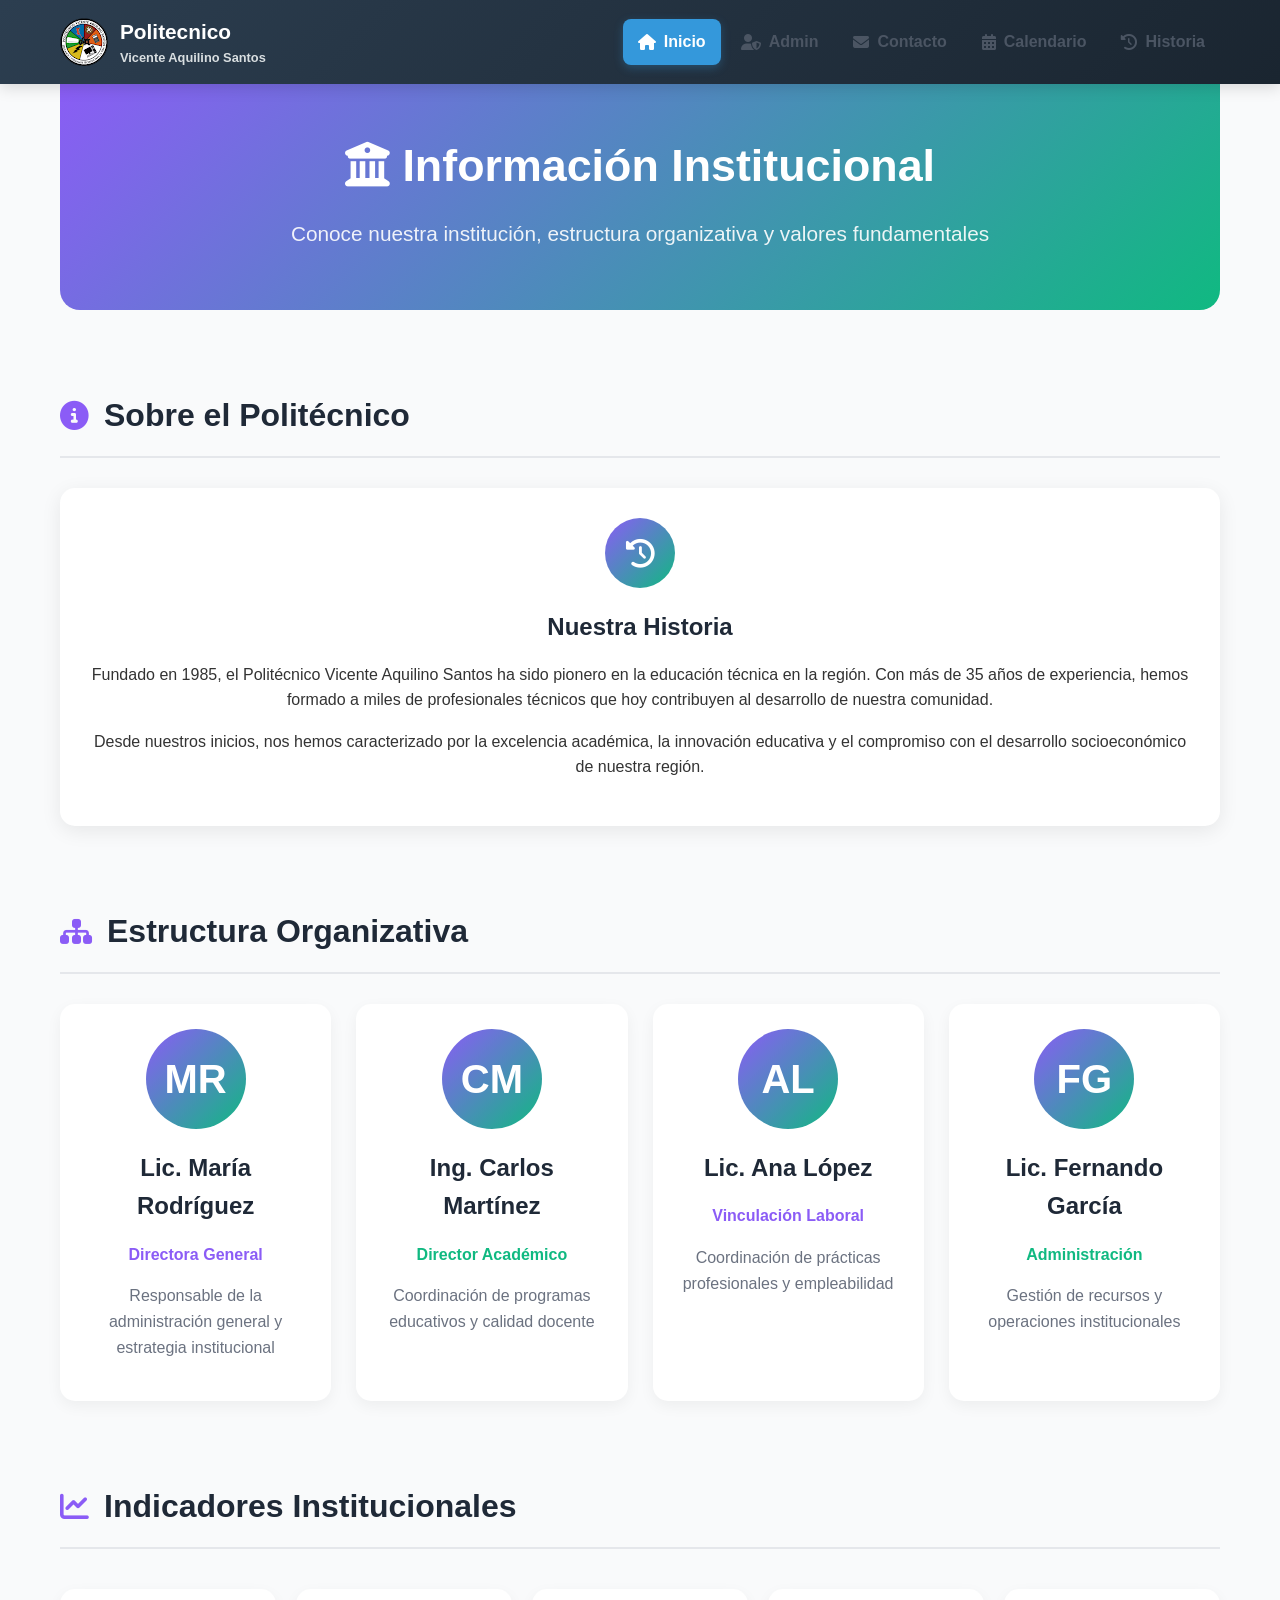
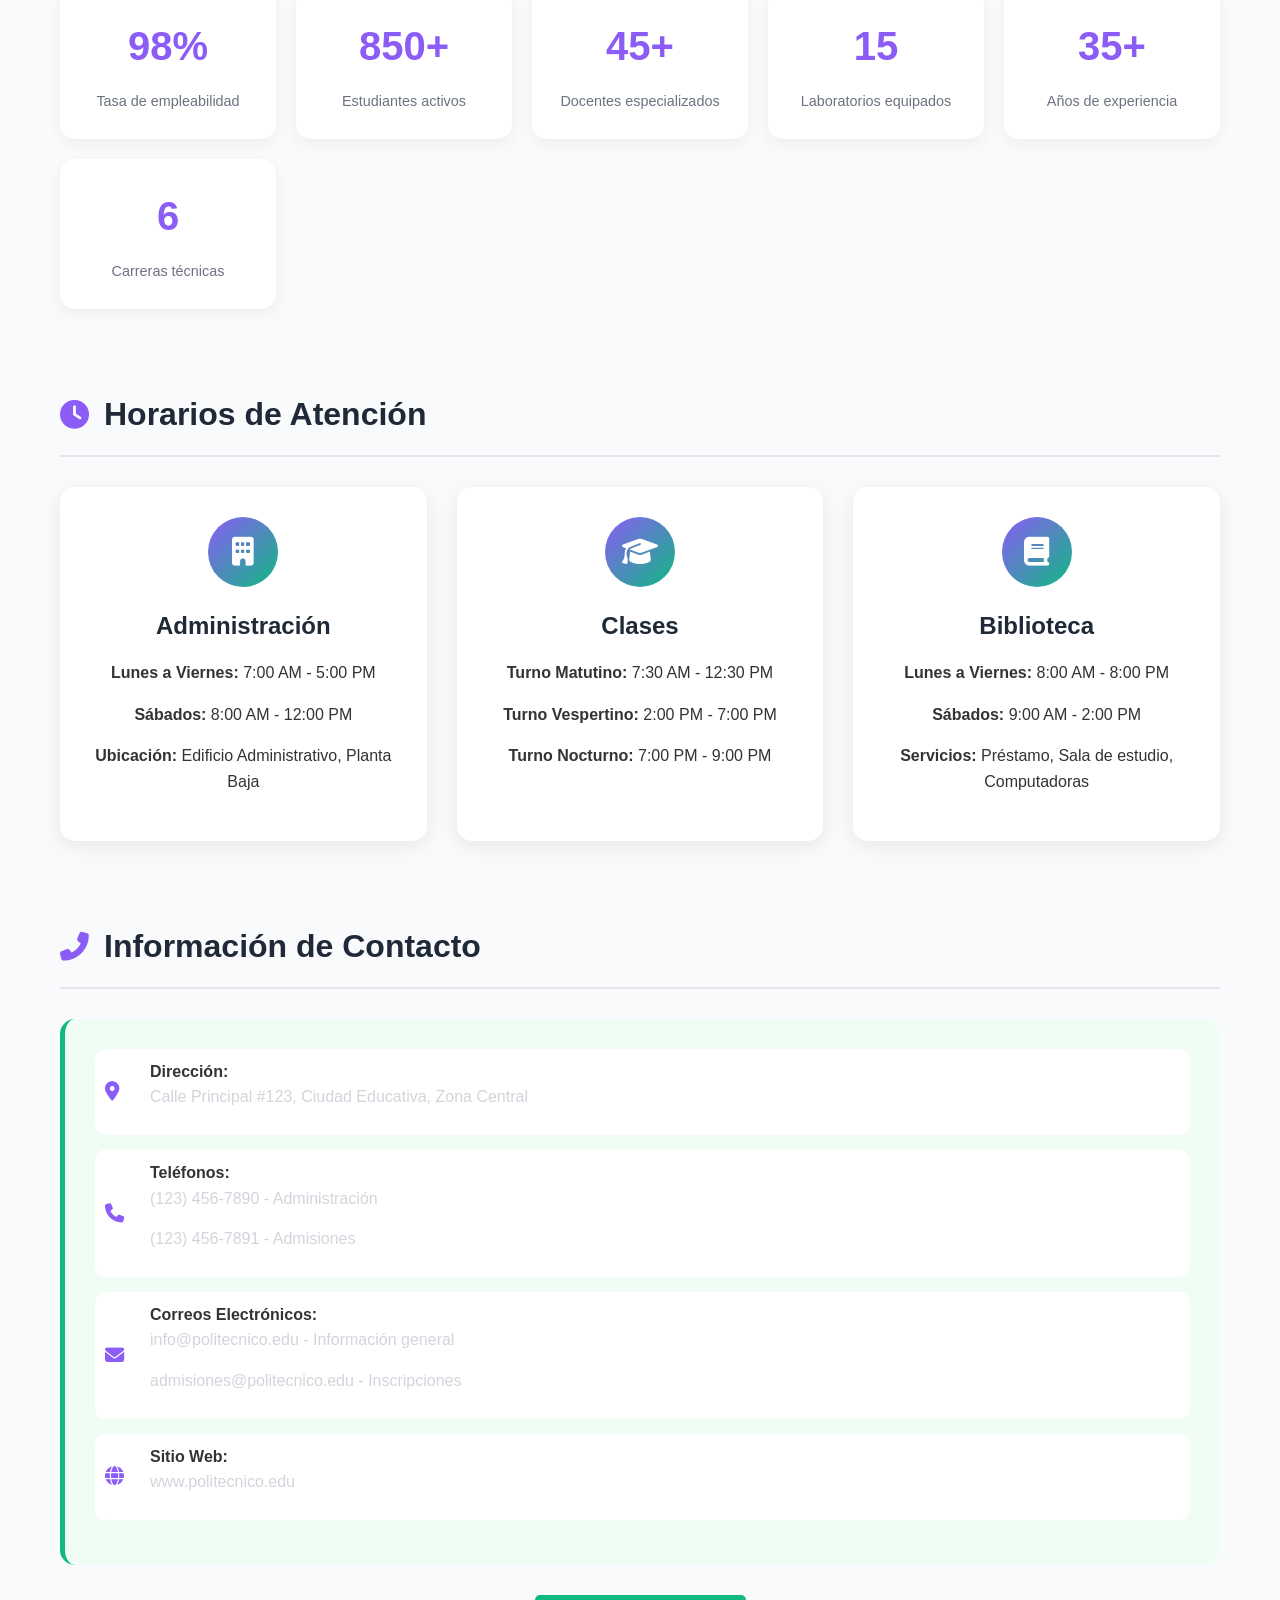
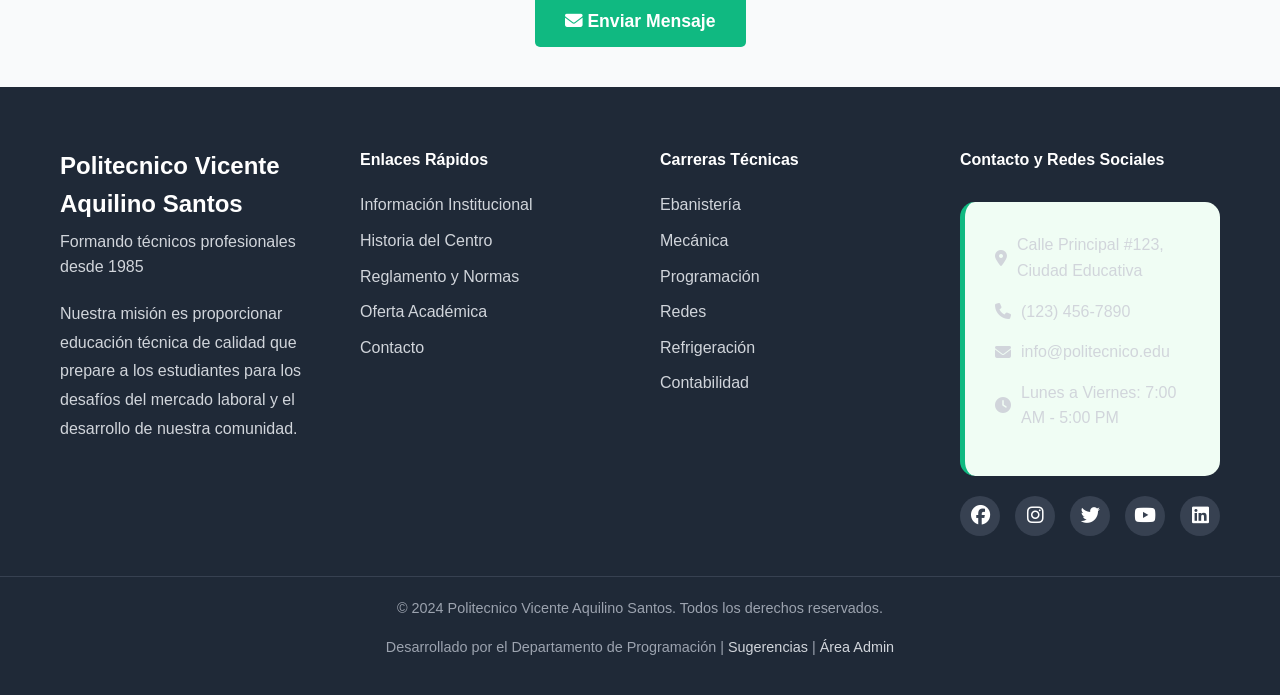
<file: categorias/institucional.html>
<!DOCTYPE html>
<html lang="es">
<head>
    <meta charset="UTF-8">
    <meta name="viewport" content="width=device-width, initial-scale=1.0">
    <title>Información Institucional - Politecnico Vicente Aquilino Santos</title>
    <link rel="stylesheet" href="../css/style.css">
    <link rel="stylesheet" href="https://cdnjs.cloudflare.com/ajax/libs/font-awesome/6.4.0/css/all.min.css">
    <style>
        /* Estilos específicos para esta página */
        .page-header {
            background: linear-gradient(135deg, #8B5CF6 0%, #10B981 100%);
            color: white;
            padding: 60px 20px;
            text-align: center;
            border-radius: 0 0 20px 20px;
            margin-bottom: 40px;
        }
        
        .page-header h1 {
            color: white;
            font-size: 2.8rem;
            margin-bottom: 15px;
        }
        
        .page-subtitle {
            font-size: 1.3rem;
            opacity: 0.9;
            max-width: 800px;
            margin: 0 auto;
        }
        
        .content-section {
            padding: 40px 0;
        }
        
        .section-title {
            display: flex;
            align-items: center;
            gap: 15px;
            margin-bottom: 30px;
            color: #1f2937;
            border-bottom: 2px solid #e5e7eb;
            padding-bottom: 15px;
        }
        
        .section-title i {
            color: #8B5CF6;
            font-size: 1.8rem;
        }
        
        .info-grid {
            display: grid;
            grid-template-columns: repeat(auto-fit, minmax(300px, 1fr));
            gap: 30px;
            margin-top: 30px;
        }
        
        .info-card {
            background: white;
            padding: 30px;
            border-radius: 15px;
            box-shadow: 0 5px 20px rgba(0,0,0,0.08);
            transition: transform 0.3s;
        }
        
        .info-card:hover {
            transform: translateY(-5px);
        }
        
        .info-icon {
            width: 70px;
            height: 70px;
            background: linear-gradient(135deg, #8B5CF6 0%, #10B981 100%);
            color: white;
            border-radius: 50%;
            display: flex;
            align-items: center;
            justify-content: center;
            font-size: 1.8rem;
            margin-bottom: 20px;
        }
        
        .directors-grid {
            display: grid;
            grid-template-columns: repeat(auto-fit, minmax(250px, 1fr));
            gap: 25px;
            margin-top: 30px;
        }
        
        .director-card {
            text-align: center;
            padding: 25px;
            background: white;
            border-radius: 15px;
            box-shadow: 0 5px 15px rgba(0,0,0,0.05);
        }
        
        .director-avatar {
            width: 100px;
            height: 100px;
            border-radius: 50%;
            background: linear-gradient(135deg, #8B5CF6 0%, #10B981 100%);
            margin: 0 auto 20px;
            display: flex;
            align-items: center;
            justify-content: center;
            color: white;
            font-size: 2.5rem;
            font-weight: bold;
        }
        
        .contact-info {
            background: #f0fdf4;
            padding: 30px;
            border-radius: 15px;
            margin-top: 30px;
            border-left: 5px solid #10B981;
        }
        
        .contact-item {
            display: flex;
            align-items: center;
            gap: 15px;
            margin-bottom: 15px;
            padding: 10px;
            background: white;
            border-radius: 10px;
        }
        
        .contact-item i {
            color: #8B5CF6;
            font-size: 1.2rem;
            width: 30px;
        }
        
        .stats-grid {
            display: grid;
            grid-template-columns: repeat(auto-fit, minmax(200px, 1fr));
            gap: 20px;
            margin-top: 40px;
        }
        
        .stat-item {
            text-align: center;
            padding: 25px;
            background: white;
            border-radius: 15px;
            box-shadow: 0 5px 15px rgba(0,0,0,0.05);
        }
        
        .stat-number {
            display: block;
            font-size: 2.5rem;
            font-weight: bold;
            color: #8B5CF6;
            margin-bottom: 10px;
        }
        
        .stat-label {
            color: #6b7280;
            font-size: 0.9rem;
        }
        /* navbar styles moved to css/style.css */



.nav-menu li a {
    text-decoration: none;
    color: #4b5563;
    font-weight: 600;
    font-size: 1rem;
    display: flex;
    align-items: center;
    gap: 8px;
    padding: 10px 15px;
    border-radius: 8px;
    transition: all 0.3s;
}

.nav-menu li a:hover {
    background-color: #f3f4f6;
    color: #8B5CF6;
}


.menu-toggle {
    display: none;
    background: none;
    border: none;
    font-size: 1.5rem;
    color: #4b5563;
    cursor: pointer;
    padding: 10px;
}

/* Estilos responsivos para móviles */
@media (max-width: 768px) {
    .menu-toggle {
        display: block;
    }
    
    .nav-menu {
        position: fixed;
        top: 90px;
        left: 0;
        right: 0;
        background-color: white;
        flex-direction: column;
        padding: 20px;
        box-shadow: 0 10px 15px -3px rgba(0, 0, 0, 0.1);
        transform: translateY(-100%);
        opacity: 0;
        visibility: hidden;
        transition: all 0.3s ease;
        z-index: 999;
    }
    
    .nav-menu.active {
        transform: translateY(0);
        opacity: 1;
        visibility: visible;
    }
    
    .nav-menu li {
        width: 100%;
    }
    
    .nav-menu li a {
        justify-content: center;
        padding: 15px;
    }
}
    </style>
</head>
<body>
    <!-- Menú fijo -->
<nav class="navbar">
    <div class="nav-container">
        <div class="logo">
            <div class="logo-image">
                <img src="../imagenes/favicon.ico" alt="Logo PVAS">
            </div>
            <div class="logo-text">
                <h1>Politecnico</h1>
                <p>Vicente Aquilino Santos</p>
            </div>
        </div>
        
        <button class="menu-toggle" id="menu-toggle">
            <i class="fas fa-bars"></i>
        </button>
        
        <!-- MENÚ SIMPLE CON TUS 5 OPCIONES -->
        <ul class="nav-menu" id="nav-menu">
            <li><a href="../index.html" class="active"><i class="fas fa-home"></i> Inicio</a></li>
            <li><a href="../login.html"><i class="fas fa-user-shield"></i> Admin</a></li>
            <li><a href="../contact.html"><i class="fas fa-envelope"></i> Contacto</a></li>
            <li><a href="../calentario.html"><i class="fas fa-calendar-alt"></i> Calendario</a></li>
            <li><a href="../historia.html"><i class="fas fa-history"></i> Historia</a></li>
        </ul>
    </div>
</nav>

    <main class="container">
        <!-- Encabezado de página -->
        <div class="page-header">
            <h1><i class="fas fa-university"></i> Información Institucional</h1>
            <p class="page-subtitle">Conoce nuestra institución, estructura organizativa y valores fundamentales</p>
        </div>

        <!-- Sección: Sobre Nosotros -->
        <section class="content-section">
            <h2 class="section-title">
                <i class="fas fa-info-circle"></i> Sobre el Politécnico
            </h2>
            
            <div class="info-card">
                <div class="info-icon">
                    <i class="fas fa-history"></i>
                </div>
                <h3>Nuestra Historia</h3>
                <p>Fundado en 1985, el Politécnico Vicente Aquilino Santos ha sido pionero en la educación técnica en la región. Con más de 35 años de experiencia, hemos formado a miles de profesionales técnicos que hoy contribuyen al desarrollo de nuestra comunidad.</p>
                <p>Desde nuestros inicios, nos hemos caracterizado por la excelencia académica, la innovación educativa y el compromiso con el desarrollo socioeconómico de nuestra región.</p>
            </div>
        </section>

        <!-- Sección: Estructura Organizativa -->
        <section class="content-section">
            <h2 class="section-title">
                <i class="fas fa-sitemap"></i> Estructura Organizativa
            </h2>
            
            <div class="directors-grid">
                <div class="director-card">
                    <div class="director-avatar">MR</div>
                    <h3>Lic. María Rodríguez</h3>
                    <p style="color: #8B5CF6; font-weight: 600;">Directora General</p>
                    <p style="color: #6b7280; margin-top: 10px;">Responsable de la administración general y estrategia institucional</p>
                </div>
                
                <div class="director-card">
                    <div class="director-avatar">CM</div>
                    <h3>Ing. Carlos Martínez</h3>
                    <p style="color: #10B981; font-weight: 600;">Director Académico</p>
                    <p style="color: #6b7280; margin-top: 10px;">Coordinación de programas educativos y calidad docente</p>
                </div>
                
                <div class="director-card">
                    <div class="director-avatar">AL</div>
                    <h3>Lic. Ana López</h3>
                    <p style="color: #8B5CF6; font-weight: 600;">Vinculación Laboral</p>
                    <p style="color: #6b7280; margin-top: 10px;">Coordinación de prácticas profesionales y empleabilidad</p>
                </div>
                
                <div class="director-card">
                    <div class="director-avatar">FG</div>
                    <h3>Lic. Fernando García</h3>
                    <p style="color: #10B981; font-weight: 600;">Administración</p>
                    <p style="color: #6b7280; margin-top: 10px;">Gestión de recursos y operaciones institucionales</p>
                </div>
            </div>
        </section>

        <!-- Sección: Indicadores -->
        <section class="content-section">
            <h2 class="section-title">
                <i class="fas fa-chart-line"></i> Indicadores Institucionales
            </h2>
            
            <div class="stats-grid">
                <div class="stat-item">
                    <span class="stat-number">98%</span>
                    <span class="stat-label">Tasa de empleabilidad</span>
                </div>
                
                <div class="stat-item">
                    <span class="stat-number">850+</span>
                    <span class="stat-label">Estudiantes activos</span>
                </div>
                
                <div class="stat-item">
                    <span class="stat-number">45+</span>
                    <span class="stat-label">Docentes especializados</span>
                </div>
                
                <div class="stat-item">
                    <span class="stat-number">15</span>
                    <span class="stat-label">Laboratorios equipados</span>
                </div>
                
                <div class="stat-item">
                    <span class="stat-number">35+</span>
                    <span class="stat-label">Años de experiencia</span>
                </div>
                
                <div class="stat-item">
                    <span class="stat-number">6</span>
                    <span class="stat-label">Carreras técnicas</span>
                </div>
            </div>
        </section>

        <!-- Sección: Horarios -->
        <section class="content-section">
            <h2 class="section-title">
                <i class="fas fa-clock"></i> Horarios de Atención
            </h2>
            
            <div class="info-grid">
                <div class="info-card">
                    <div class="info-icon">
                        <i class="fas fa-building"></i>
                    </div>
                    <h3>Administración</h3>
                    <p><strong>Lunes a Viernes:</strong> 7:00 AM - 5:00 PM</p>
                    <p><strong>Sábados:</strong> 8:00 AM - 12:00 PM</p>
                    <p><strong>Ubicación:</strong> Edificio Administrativo, Planta Baja</p>
                </div>
                
                <div class="info-card">
                    <div class="info-icon">
                        <i class="fas fa-graduation-cap"></i>
                    </div>
                    <h3>Clases</h3>
                    <p><strong>Turno Matutino:</strong> 7:30 AM - 12:30 PM</p>
                    <p><strong>Turno Vespertino:</strong> 2:00 PM - 7:00 PM</p>
                    <p><strong>Turno Nocturno:</strong> 7:00 PM - 9:00 PM</p>
                </div>
                
                <div class="info-card">
                    <div class="info-icon">
                        <i class="fas fa-book"></i>
                    </div>
                    <h3>Biblioteca</h3>
                    <p><strong>Lunes a Viernes:</strong> 8:00 AM - 8:00 PM</p>
                    <p><strong>Sábados:</strong> 9:00 AM - 2:00 PM</p>
                    <p><strong>Servicios:</strong> Préstamo, Sala de estudio, Computadoras</p>
                </div>
            </div>
        </section>

        <!-- Sección: Contacto -->
        <section class="content-section">
            <h2 class="section-title">
                <i class="fas fa-phone-alt"></i> Información de Contacto
            </h2>
            
            <div class="contact-info">
                <div class="contact-item">
                    <i class="fas fa-map-marker-alt"></i>
                    <div>
                        <strong>Dirección:</strong>
                        <p>Calle Principal #123, Ciudad Educativa, Zona Central</p>
                    </div>
                </div>
                
                <div class="contact-item">
                    <i class="fas fa-phone"></i>
                    <div>
                        <strong>Teléfonos:</strong>
                        <p>(123) 456-7890 - Administración</p>
                        <p>(123) 456-7891 - Admisiones</p>
                    </div>
                </div>
                
                <div class="contact-item">
                    <i class="fas fa-envelope"></i>
                    <div>
                        <strong>Correos Electrónicos:</strong>
                        <p>info@politecnico.edu - Información general</p>
                        <p>admisiones@politecnico.edu - Inscripciones</p>
                    </div>
                </div>
                
                <div class="contact-item">
                    <i class="fas fa-globe"></i>
                    <div>
                        <strong>Sitio Web:</strong>
                        <p>www.politecnico.edu</p>
                    </div>
                </div>
            </div>
            
            <div style="margin-top: 30px; text-align: center;">
                <a href="../contact.html" class="btn-primary" style="padding: 12px 30px; font-size: 1.1rem;">
                    <i class="fas fa-envelope"></i> Enviar Mensaje
                </a>
            </div>
        </section>
    </main>

    <!-- Footer -->
    <div id="footer-container"></div>

    <script src="../js/main.js"></script>
    <script>
        // Cargar componentes de navegación
        document.addEventListener('DOMContentLoaded', function() {
            // Cargar navbar
            fetch('../components/navbar.html')
                .then(response => response.text())
                .then(data => {
                    document.getElementById('navbar-container').innerHTML = data;
                    // Inicializar navbar automáticamente
                    if (typeof initNavbar === 'function') initNavbar();
                })
                .catch(error => {
                    console.error('Error cargando navbar:', error);
                    // Fallback básico
                    document.getElementById('navbar-container').innerHTML = `
                        <nav style="background: white; padding: 20px; box-shadow: 0 2px 10px rgba(0,0,0,0.1); margin-bottom: 20px;">
                            <div style="max-width: 1200px; margin: 0 auto; display: flex; justify-content: space-between; align-items: center;">
                                <a href="../index.html" style="text-decoration: none; color: #1f2937; font-weight: bold; font-size: 1.5rem;">
                                    <i class="fas fa-arrow-left"></i> Volver al Inicio
                                </a>
                            </div>
                        </nav>
                    `;
                });
            
            // Cargar footer
            fetch('../components/footer.html')
                .then(response => response.text())
                .then(data => {
                    document.getElementById('footer-container').innerHTML = data;
                })
                .catch(error => {
                    console.error('Error cargando footer:', error);
                    // Fallback básico
                    document.getElementById('footer-container').innerHTML = `
                        <footer style="background: #1f2937; color: white; padding: 40px 20px; margin-top: 60px;">
                            <div style="max-width: 1200px; margin: 0 auto; text-align: center;">
                                <p>&copy; 2024 Politecnico Vicente Aquilino Santos</p>
                                <a href="../index.html" style="color: #9ca3af; margin-top: 10px; display: inline-block;">
                                    <i class="fas fa-home"></i> Volver al inicio
                                </a>
                            </div>
                        </footer>
                    `;
                });
        });
    </script>
</body>
</html>
</file>
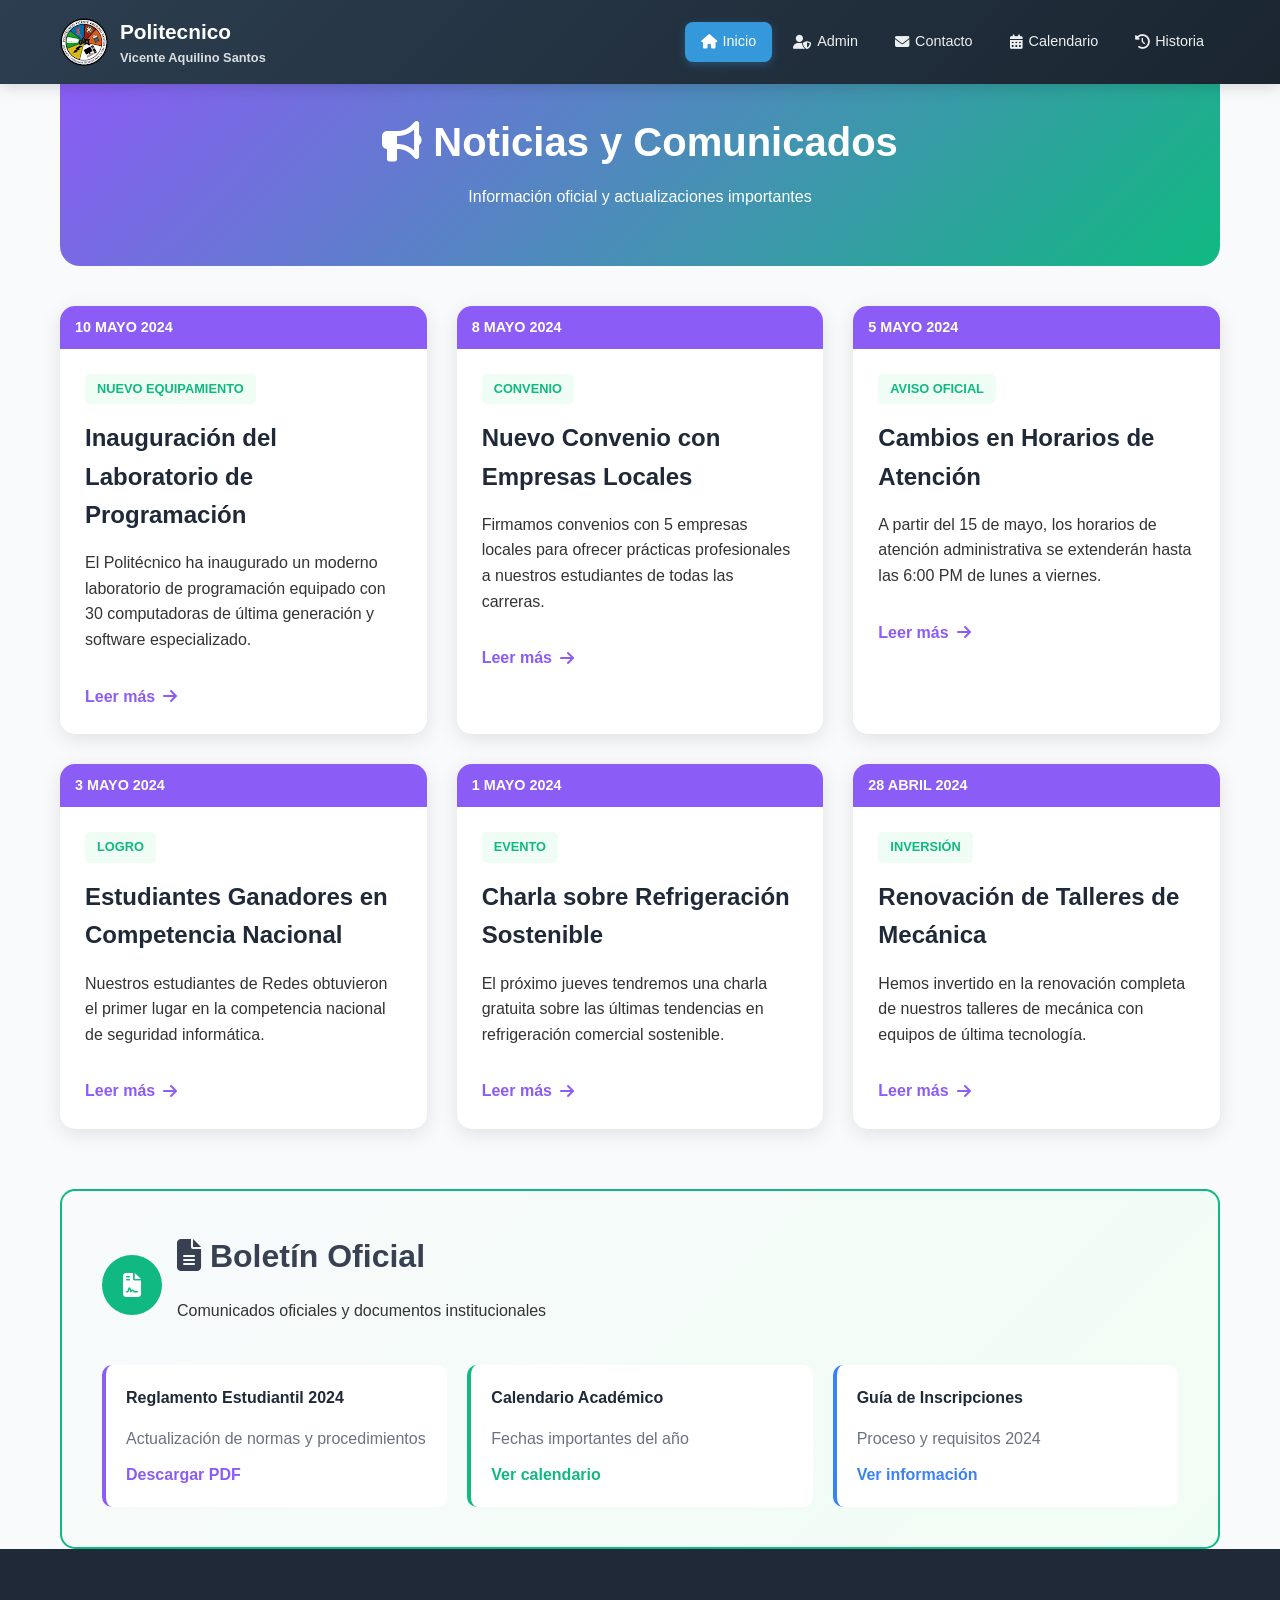
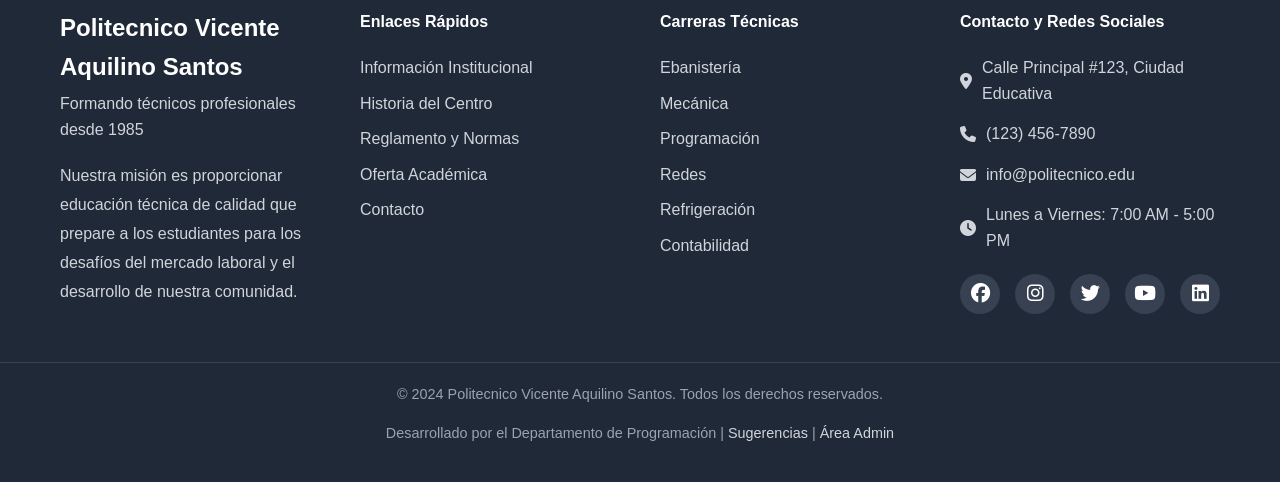
<file: categorias/noticias.html>
<!DOCTYPE html>
<html lang="es">
<head>
    <meta charset="UTF-8">
    <meta name="viewport" content="width=device-width, initial-scale=1.0">
    <title>Noticias y Comunicados - Politecnico Vicente Aquilino Santos</title>
    <link rel="stylesheet" href="../css/style.css">
    <link rel="stylesheet" href="https://cdnjs.cloudflare.com/ajax/libs/font-awesome/6.4.0/css/all.min.css">
    <style>
        .page-header {
            padding: 40px 20px;
            text-align: center;
            background: linear-gradient(135deg, #8B5CF6 0%, #10B981 100%);
            color: white;
            border-radius: 0 0 20px 20px;
            margin-bottom: 40px;
        }
        
        .page-header h1 {
            color: white;
            font-size: 2.5rem;
            margin-bottom: 10px;
        }
        
        .news-grid {
            display: grid;
            grid-template-columns: repeat(auto-fill, minmax(350px, 1fr));
            gap: 30px;
            margin-top: 40px;
        }
        
        .news-card {
            background: white;
            border-radius: 15px;
            overflow: hidden;
            box-shadow: 0 5px 20px rgba(0,0,0,0.1);
            transition: transform 0.3s;
        }
        
        .news-card:hover {
            transform: translateY(-10px);
        }
        
        .news-date {
            background: #8B5CF6;
            color: white;
            padding: 10px 15px;
            font-size: 0.9rem;
            font-weight: bold;
        }
        
        .news-content {
            padding: 25px;
        }
        
        .news-category {
            display: inline-block;
            padding: 5px 12px;
            background-color: #f0fdf4;
            color: #10B981;
            border-radius: 5px;
            font-size: 0.8rem;
            font-weight: 600;
            margin-bottom: 15px;
        }
        
        .official-bulletin {
            background: linear-gradient(135deg, #f8fafc 0%, #f0fdf4 100%);
            padding: 40px;
            border-radius: 15px;
            margin-top: 60px;
            border: 2px solid #10B981;
        }
        
        .bulletin-header {
            display: flex;
            align-items: center;
            gap: 15px;
            margin-bottom: 25px;
        }
        
        .bulletin-icon {
            width: 60px;
            height: 60px;
            background: #10B981;
            color: white;
            border-radius: 50%;
            display: flex;
            align-items: center;
            justify-content: center;
            font-size: 1.5rem;
        }
        /* navbar styles moved to css/style.css */



/* Estilos responsivos para móviles */
@media (max-width: 768px) {
    .menu-toggle {
        display: block;
    }
    
    .nav-menu {
        position: fixed;
        top: 90px;
        left: 0;
        right: 0;
        background-color: white;
        flex-direction: column;
        padding: 20px;
        box-shadow: 0 10px 15px -3px rgba(0, 0, 0, 0.1);
        transform: translateY(-100%);
        opacity: 0;
        visibility: hidden;
        transition: all 0.3s ease;
        z-index: 999;
    }
    
    .nav-menu.active {
        transform: translateY(0);
        opacity: 1;
        visibility: visible;
    }
    
    .nav-menu li {
        width: 100%;
    }
    
    .nav-menu li a {
        justify-content: center;
        padding: 15px;
    }
}
    </style>
</head>
<body>
    <!-- Menú fijo -->
<nav class="navbar">
    <div class="nav-container">
        <div class="logo">
            <div class="logo-image">
                <img src="../imagenes/favicon.ico" alt="Logo PVAS">
            </div>
            <div class="logo-text">
                <h1>Politecnico</h1>
                <p>Vicente Aquilino Santos</p>
            </div>
        </div>
        
        <button class="menu-toggle" id="menu-toggle">
            <i class="fas fa-bars"></i>
        </button>
        
        <!-- MENÚ SIMPLE CON TUS 5 OPCIONES -->
        <ul class="nav-menu" id="nav-menu">
            <li><a href="../index.html" class="active"><i class="fas fa-home"></i> Inicio</a></li>
            <li><a href="../login.html"><i class="fas fa-user-shield"></i> Admin</a></li>
            <li><a href="../contact.html"><i class="fas fa-envelope"></i> Contacto</a></li>
            <li><a href="calentario.html"><i class="fas fa-calendar-alt"></i> Calendario</a></li>
            <li><a href=".//historia.html"><i class="fas fa-history"></i> Historia</a></li>
        </ul>
    </div>
</nav>

    <main class="container">
        <div class="page-header">
            <h1><i class="fas fa-bullhorn"></i> Noticias y Comunicados</h1>
            <p class="page-subtitle">Información oficial y actualizaciones importantes</p>
        </div>

        <div class="news-grid">
            <!-- Noticia 1 -->
            <div class="news-card">
                <div class="news-date">10 MAYO 2024</div>
                <div class="news-content">
                    <span class="news-category">NUEVO EQUIPAMIENTO</span>
                    <h3>Inauguración del Laboratorio de Programación</h3>
                    <p>El Politécnico ha inaugurado un moderno laboratorio de programación equipado con 30 computadoras de última generación y software especializado.</p>
                    <a href="#" class="read-more" style="display: inline-flex; align-items: center; gap: 8px; margin-top: 15px; color: #8B5CF6; font-weight: 600;">
                        Leer más <i class="fas fa-arrow-right"></i>
                    </a>
                </div>
            </div>

            <!-- Noticia 2 -->
            <div class="news-card">
                <div class="news-date">8 MAYO 2024</div>
                <div class="news-content">
                    <span class="news-category">CONVENIO</span>
                    <h3>Nuevo Convenio con Empresas Locales</h3>
                    <p>Firmamos convenios con 5 empresas locales para ofrecer prácticas profesionales a nuestros estudiantes de todas las carreras.</p>
                    <a href="#" class="read-more" style="display: inline-flex; align-items: center; gap: 8px; margin-top: 15px; color: #8B5CF6; font-weight: 600;">
                        Leer más <i class="fas fa-arrow-right"></i>
                    </a>
                </div>
            </div>

            <!-- Noticia 3 -->
            <div class="news-card">
                <div class="news-date">5 MAYO 2024</div>
                <div class="news-content">
                    <span class="news-category">AVISO OFICIAL</span>
                    <h3>Cambios en Horarios de Atención</h3>
                    <p>A partir del 15 de mayo, los horarios de atención administrativa se extenderán hasta las 6:00 PM de lunes a viernes.</p>
                    <a href="#" class="read-more" style="display: inline-flex; align-items: center; gap: 8px; margin-top: 15px; color: #8B5CF6; font-weight: 600;">
                        Leer más <i class="fas fa-arrow-right"></i>
                    </a>
                </div>
            </div>

            <!-- Noticia 4 -->
            <div class="news-card">
                <div class="news-date">3 MAYO 2024</div>
                <div class="news-content">
                    <span class="news-category">LOGRO</span>
                    <h3>Estudiantes Ganadores en Competencia Nacional</h3>
                    <p>Nuestros estudiantes de Redes obtuvieron el primer lugar en la competencia nacional de seguridad informática.</p>
                    <a href="#" class="read-more" style="display: inline-flex; align-items: center; gap: 8px; margin-top: 15px; color: #8B5CF6; font-weight: 600;">
                        Leer más <i class="fas fa-arrow-right"></i>
                    </a>
                </div>
            </div>

            <!-- Noticia 5 -->
            <div class="news-card">
                <div class="news-date">1 MAYO 2024</div>
                <div class="news-content">
                    <span class="news-category">EVENTO</span>
                    <h3>Charla sobre Refrigeración Sostenible</h3>
                    <p>El próximo jueves tendremos una charla gratuita sobre las últimas tendencias en refrigeración comercial sostenible.</p>
                    <a href="#" class="read-more" style="display: inline-flex; align-items: center; gap: 8px; margin-top: 15px; color: #8B5CF6; font-weight: 600;">
                        Leer más <i class="fas fa-arrow-right"></i>
                    </a>
                </div>
            </div>

            <!-- Noticia 6 -->
            <div class="news-card">
                <div class="news-date">28 ABRIL 2024</div>
                <div class="news-content">
                    <span class="news-category">INVERSIÓN</span>
                    <h3>Renovación de Talleres de Mecánica</h3>
                    <p>Hemos invertido en la renovación completa de nuestros talleres de mecánica con equipos de última tecnología.</p>
                    <a href="#" class="read-more" style="display: inline-flex; align-items: center; gap: 8px; margin-top: 15px; color: #8B5CF6; font-weight: 600;">
                        Leer más <i class="fas fa-arrow-right"></i>
                    </a>
                </div>
            </div>
        </div>

        <!-- Boletín Oficial -->
        <div class="official-bulletin">
            <div class="bulletin-header">
                <div class="bulletin-icon">
                    <i class="fas fa-file-contract"></i>
                </div>
                <div>
                    <h2><i class="fas fa-file-alt"></i> Boletín Oficial</h2>
                    <p>Comunicados oficiales y documentos institucionales</p>
                </div>
            </div>
            
            <div style="display: grid; grid-template-columns: repeat(auto-fit, minmax(250px, 1fr)); gap: 20px;">
                <div style="padding: 20px; background: white; border-radius: 10px; border-left: 4px solid #8B5CF6;">
                    <h4>Reglamento Estudiantil 2024</h4>
                    <p style="color: #6b7280; margin: 10px 0;">Actualización de normas y procedimientos</p>
                    <a href="#" style="color: #8B5CF6; font-weight: 600;">Descargar PDF</a>
                </div>
                
                <div style="padding: 20px; background: white; border-radius: 10px; border-left: 4px solid #10B981;">
                    <h4>Calendario Académico</h4>
                    <p style="color: #6b7280; margin: 10px 0;">Fechas importantes del año</p>
                    <a href="../categorias/calendario.html" style="color: #10B981; font-weight: 600;">Ver calendario</a>
                </div>
                
                <div style="padding: 20px; background: white; border-radius: 10px; border-left: 4px solid #3B82F6;">
                    <h4>Guía de Inscripciones</h4>
                    <p style="color: #6b7280; margin: 10px 0;">Proceso y requisitos 2024</p>
                    <a href="../categorias/oferta-academica.html" style="color: #3B82F6; font-weight: 600;">Ver información</a>
                </div>
            </div>
        </div>
    </main>

    <div id="footer-container"></div>

    <script src="../js/main.js"></script>
    <script>
        document.addEventListener('DOMContentLoaded', function() {
            // Cargar componentes
            fetch('../components/navbar.html')
                .then(response => response.text())
                .then(data => {
                    document.getElementById('navbar-container').innerHTML = data;
                    if (typeof initNavbar === 'function') initNavbar();
                });
            
            fetch('../components/footer.html')
                .then(response => response.text())
                .then(data => {
                    document.getElementById('footer-container').innerHTML = data;
                });
        });
    </script>
</body>
</html>
</file>
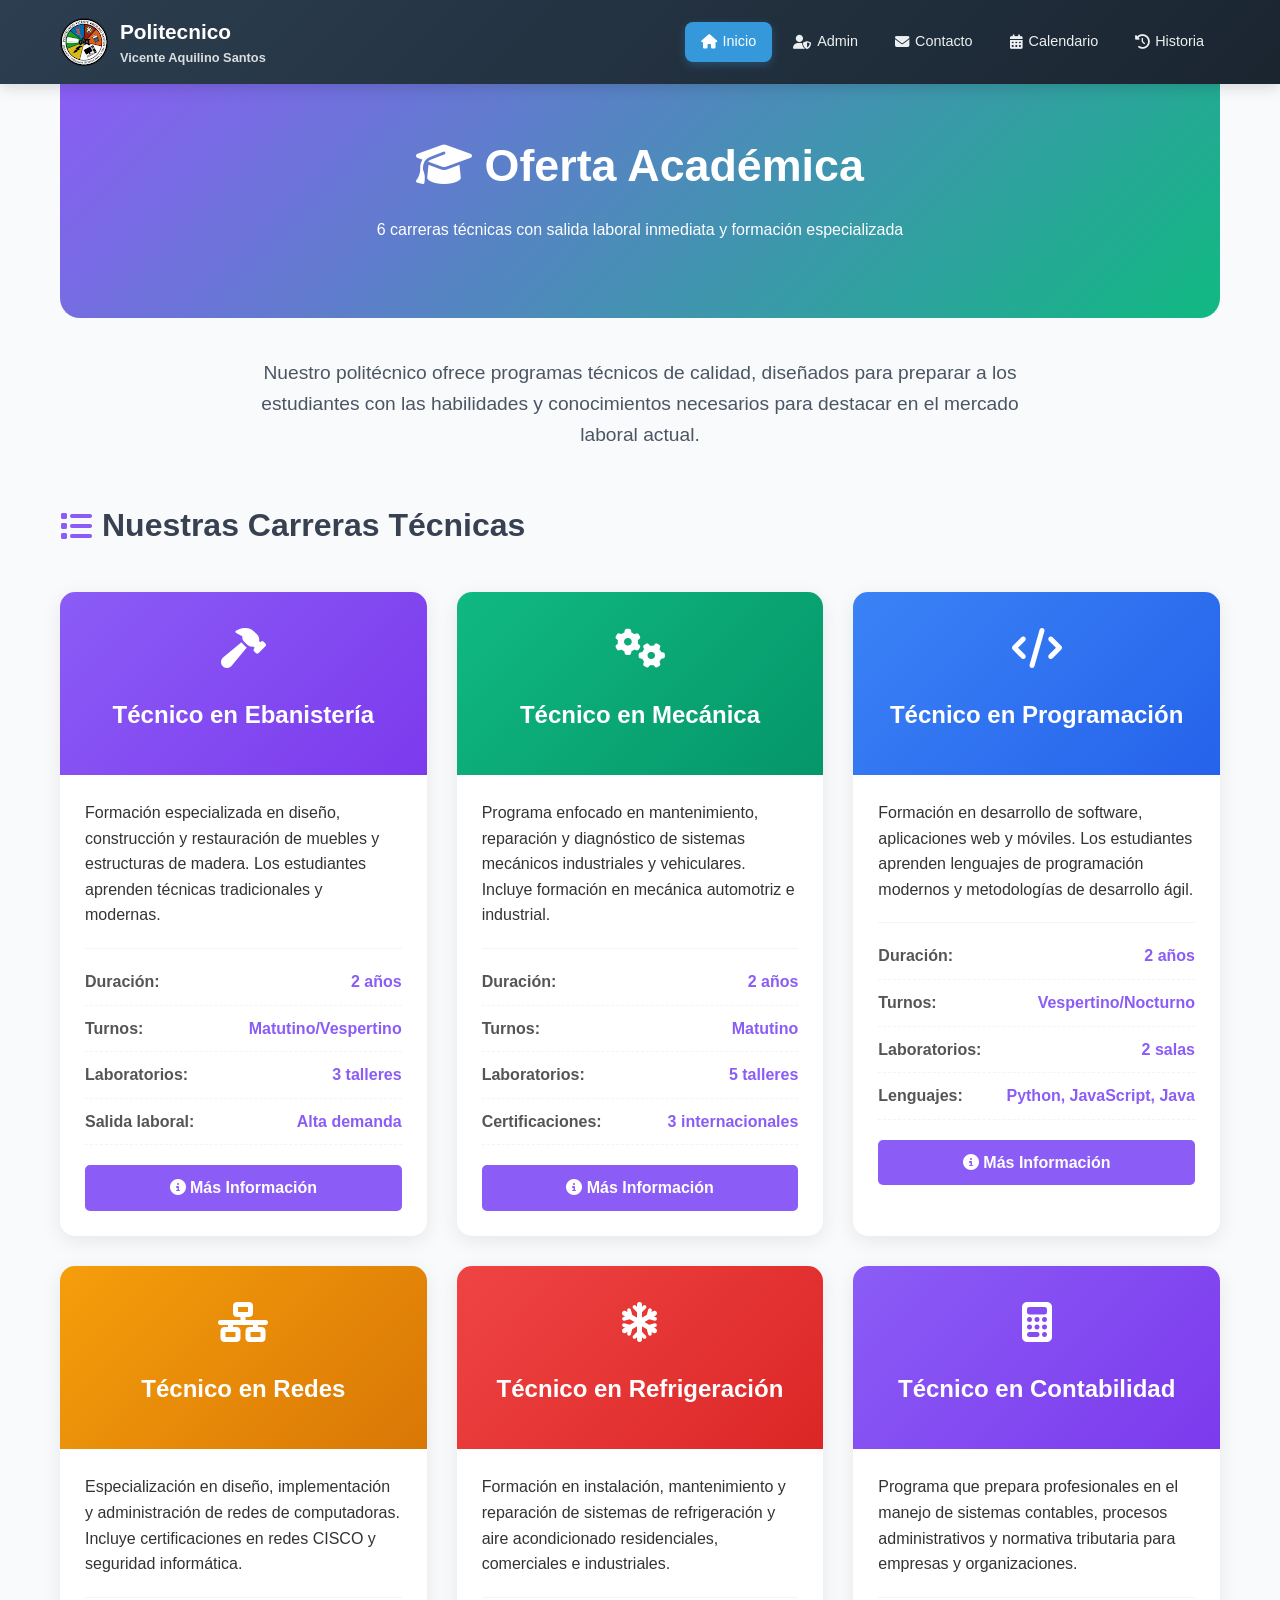
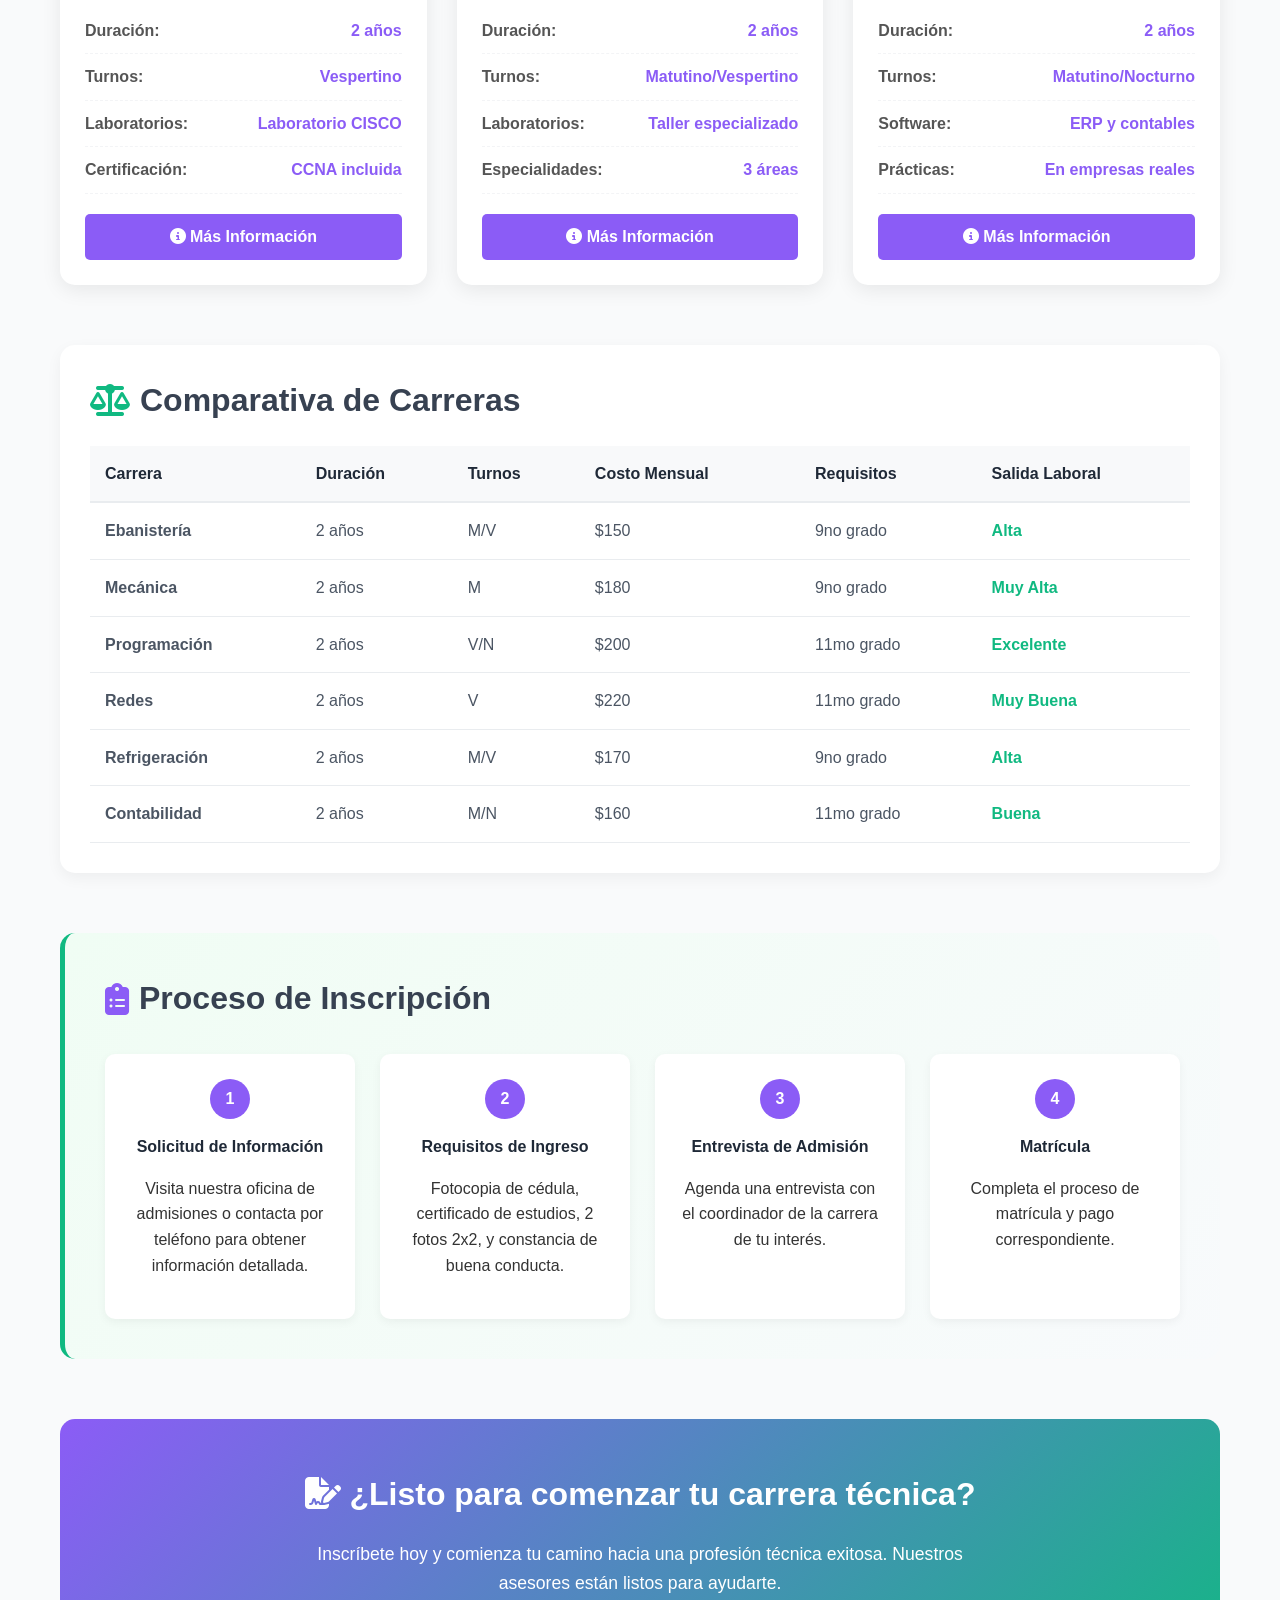
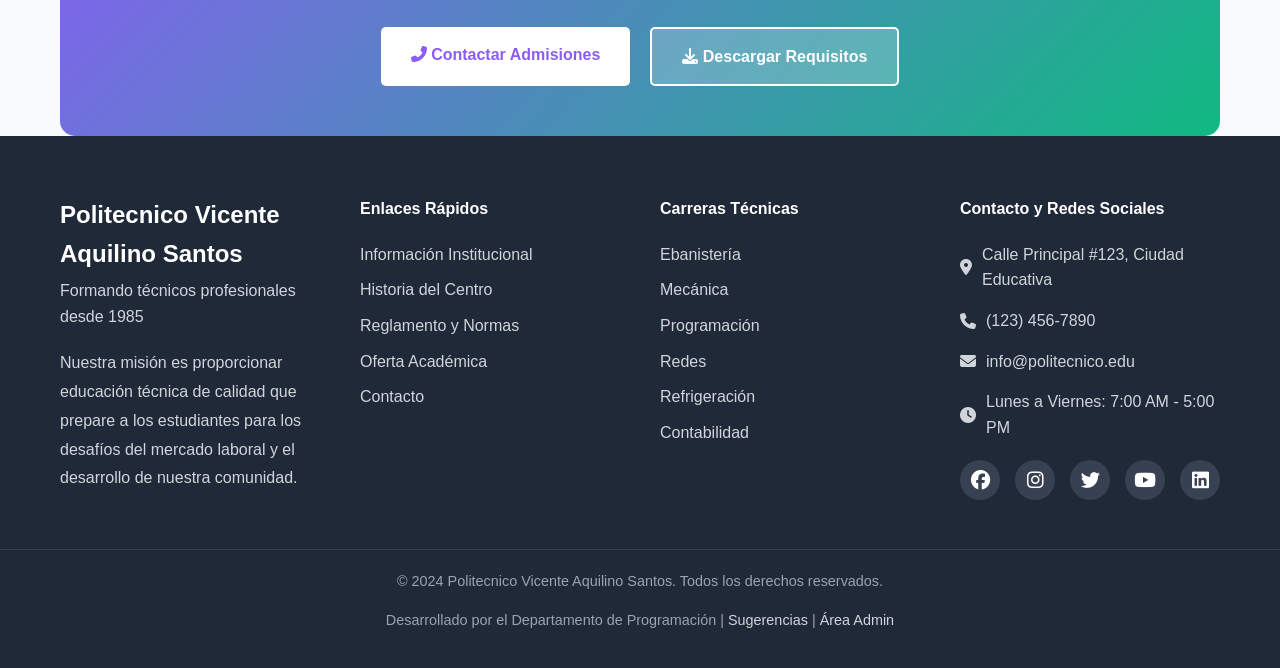
<file: categorias/oferta-academica.html>
<!DOCTYPE html>
<html lang="es">
<head>
    <meta charset="UTF-8">
    <meta name="viewport" content="width=device-width, initial-scale=1.0">
    <title>Oferta Académica - Politecnico Vicente Aquilino Santos</title>
    <link rel="stylesheet" href="../css/style.css">
    <link rel="stylesheet" href="https://cdnjs.cloudflare.com/ajax/libs/font-awesome/6.4.0/css/all.min.css">
    <style>
        .page-header {
            background: linear-gradient(135deg, #8B5CF6 0%, #10B981 100%);
            color: white;
            padding: 60px 20px;
            text-align: center;
            border-radius: 0 0 20px 20px;
            margin-bottom: 40px;
        }
        
        .page-header h1 {
            color: white;
            font-size: 2.8rem;
            margin-bottom: 15px;
        }
        
        .careers-grid {
            display: grid;
            grid-template-columns: repeat(auto-fill, minmax(350px, 1fr));
            gap: 30px;
            margin-top: 40px;
        }
        
        .career-card {
            background: white;
            border-radius: 15px;
            overflow: hidden;
            box-shadow: 0 5px 20px rgba(0,0,0,0.08);
            transition: transform 0.3s;
        }
        
        .career-card:hover {
            transform: translateY(-10px);
        }
        
        .career-header {
            padding: 25px;
            color: white;
            text-align: center;
        }
        
        .career-icon {
            font-size: 2.5rem;
            margin-bottom: 15px;
        }
        
        .career-content {
            padding: 25px;
        }
        
        .career-details {
            margin-top: 20px;
            padding-top: 20px;
            border-top: 1px solid #f3f4f6;
        }
        
        .detail-item {
            display: flex;
            justify-content: space-between;
            margin-bottom: 10px;
            padding-bottom: 10px;
            border-bottom: 1px dashed #f3f4f6;
        }
        
        .detail-label {
            font-weight: 600;
            color: #555;
        }
        
        .detail-value {
            color: #8B5CF6;
            font-weight: 600;
        }
        
        .comparison-table {
            margin-top: 60px;
            overflow-x: auto;
            background: white;
            padding: 30px;
            border-radius: 15px;
            box-shadow: 0 5px 15px rgba(0,0,0,0.05);
        }
        
        .comparison-table table {
            width: 100%;
            border-collapse: collapse;
            margin-top: 20px;
        }
        
        .comparison-table th {
            background-color: #f8f9fa;
            padding: 15px;
            text-align: left;
            border-bottom: 2px solid #e9ecef;
            color: #1f2937;
        }
        
        .comparison-table td {
            padding: 15px;
            border-bottom: 1px solid #e9ecef;
            color: #4b5563;
        }
        
        .comparison-table tr:hover {
            background-color: #f8f9fa;
        }
        
        .enrollment-process {
            margin-top: 60px;
            padding: 40px;
            background: linear-gradient(135deg, #f0fdf4 0%, #f8fafc 100%);
            border-radius: 15px;
            border-left: 5px solid #10B981;
        }
        
        .process-steps {
            display: grid;
            grid-template-columns: repeat(auto-fit, minmax(250px, 1fr));
            gap: 25px;
            margin-top: 30px;
        }
        
        .process-step {
            text-align: center;
            padding: 25px;
            background: white;
            border-radius: 10px;
            box-shadow: 0 3px 10px rgba(0,0,0,0.05);
        }
        
        .step-number {
            width: 40px;
            height: 40px;
            background: #8B5CF6;
            color: white;
            border-radius: 50%;
            display: flex;
            align-items: center;
            justify-content: center;
            font-weight: bold;
            margin: 0 auto 15px;
        }
        
        .cta-section {
            text-align: center;
            margin-top: 60px;
            padding: 50px;
            background: linear-gradient(135deg, #8B5CF6 0%, #10B981 100%);
            color: white;
            border-radius: 15px;
        }
        /* navbar styles moved to css/style.css */


@media (max-width: 768px) {
    .menu-toggle {
        display: block;
    }
    
    .nav-menu {
        position: fixed;
        top: 90px;
        left: 0;
        right: 0;
        background-color: white;
        flex-direction: column;
        padding: 20px;
        box-shadow: 0 10px 15px -3px rgba(0, 0, 0, 0.1);
        transform: translateY(-100%);
        opacity: 0;
        visibility: hidden;
        transition: all 0.3s ease;
        z-index: 999;
    }
    
    .nav-menu.active {
        transform: translateY(0);
        opacity: 1;
        visibility: visible;
    }
    
    .nav-menu li {
        width: 100%;
    }
    
    .nav-menu li a {
        justify-content: center;
        padding: 15px;
    }
}
    </style>
</head>
<body>
    <!-- Menú fijo -->
<nav class="navbar">
    <div class="nav-container">
        <div class="logo">
            <div class="logo-image">
                <img src="../imagenes/favicon.ico" alt="Logo PVAS">
            </div>
            <div class="logo-text">
                <h1>Politecnico</h1>
                <p>Vicente Aquilino Santos</p>
            </div>
        </div>
        
        <button class="menu-toggle" id="menu-toggle">
            <i class="fas fa-bars"></i>
        </button>
        
        <!-- MENÚ SIMPLE CON TUS 5 OPCIONES -->
        <ul class="nav-menu" id="nav-menu">
            <li><a href="../index.html" class="active"><i class="fas fa-home"></i> Inicio</a></li>
            <li><a href="../login.html"><i class="fas fa-user-shield"></i> Admin</a></li>
            <li><a href="../contact.html"><i class="fas fa-envelope"></i> Contacto</a></li>
            <li><a href="calentario.html"><i class="fas fa-calendar-alt"></i> Calendario</a></li>
            <li><a href="../historia.html"><i class="fas fa-history"></i> Historia</a></li>
        </ul>
    </div>
</nav>

    <main class="container">
        <div class="page-header">
            <h1><i class="fas fa-graduation-cap"></i> Oferta Académica</h1>
            <p class="page-subtitle">6 carreras técnicas con salida laboral inmediata y formación especializada</p>
        </div>

        <!-- Introducción -->
        <section style="text-align: center; margin-bottom: 50px; padding: 0 20px;">
            <p style="font-size: 1.2rem; color: #4b5563; max-width: 800px; margin: 0 auto;">
                Nuestro politécnico ofrece programas técnicos de calidad, diseñados para preparar a los estudiantes con las habilidades y conocimientos necesarios para destacar en el mercado laboral actual.
            </p>
        </section>

        <!-- Carreras -->
        <section>
            <h2 style="display: flex; align-items: center; gap: 10px; margin-bottom: 30px;">
                <i class="fas fa-list" style="color: #8B5CF6;"></i> Nuestras Carreras Técnicas
            </h2>
            
            <div class="careers-grid">
                <!-- Ebanistería -->
                <div class="career-card">
                    <div class="career-header" style="background: linear-gradient(135deg, #8B5CF6 0%, #7c3aed 100%);">
                        <div class="career-icon">
                            <i class="fas fa-hammer"></i>
                        </div>
                        <h3 style="color: white;">Técnico en Ebanistería</h3>
                    </div>
                    <div class="career-content">
                        <p>Formación especializada en diseño, construcción y restauración de muebles y estructuras de madera. Los estudiantes aprenden técnicas tradicionales y modernas.</p>
                        
                        <div class="career-details">
                            <div class="detail-item">
                                <span class="detail-label">Duración:</span>
                                <span class="detail-value">2 años</span>
                            </div>
                            <div class="detail-item">
                                <span class="detail-label">Turnos:</span>
                                <span class="detail-value">Matutino/Vespertino</span>
                            </div>
                            <div class="detail-item">
                                <span class="detail-label">Laboratorios:</span>
                                <span class="detail-value">3 talleres</span>
                            </div>
                            <div class="detail-item">
                                <span class="detail-label">Salida laboral:</span>
                                <span class="detail-value">Alta demanda</span>
                            </div>
                        </div>
                        
                        <div style="margin-top: 20px;">
                            <a href="#" class="btn-secondary" style="width: 100%; text-align: center;">
                                <i class="fas fa-info-circle"></i> Más Información
                            </a>
                        </div>
                    </div>
                </div>

                <!-- Mecánica -->
                <div class="career-card">
                    <div class="career-header" style="background: linear-gradient(135deg, #10B981 0%, #059669 100%);">
                        <div class="career-icon">
                            <i class="fas fa-cogs"></i>
                        </div>
                        <h3 style="color: white;">Técnico en Mecánica</h3>
                    </div>
                    <div class="career-content">
                        <p>Programa enfocado en mantenimiento, reparación y diagnóstico de sistemas mecánicos industriales y vehiculares. Incluye formación en mecánica automotriz e industrial.</p>
                        
                        <div class="career-details">
                            <div class="detail-item">
                                <span class="detail-label">Duración:</span>
                                <span class="detail-value">2 años</span>
                            </div>
                            <div class="detail-item">
                                <span class="detail-label">Turnos:</span>
                                <span class="detail-value">Matutino</span>
                            </div>
                            <div class="detail-item">
                                <span class="detail-label">Laboratorios:</span>
                                <span class="detail-value">5 talleres</span>
                            </div>
                            <div class="detail-item">
                                <span class="detail-label">Certificaciones:</span>
                                <span class="detail-value">3 internacionales</span>
                            </div>
                        </div>
                        
                        <div style="margin-top: 20px;">
                            <a href="#" class="btn-secondary" style="width: 100%; text-align: center;">
                                <i class="fas fa-info-circle"></i> Más Información
                            </a>
                        </div>
                    </div>
                </div>

                <!-- Programación -->
                <div class="career-card">
                    <div class="career-header" style="background: linear-gradient(135deg, #3B82F6 0%, #2563EB 100%);">
                        <div class="career-icon">
                            <i class="fas fa-code"></i>
                        </div>
                        <h3 style="color: white;">Técnico en Programación</h3>
                    </div>
                    <div class="career-content">
                        <p>Formación en desarrollo de software, aplicaciones web y móviles. Los estudiantes aprenden lenguajes de programación modernos y metodologías de desarrollo ágil.</p>
                        
                        <div class="career-details">
                            <div class="detail-item">
                                <span class="detail-label">Duración:</span>
                                <span class="detail-value">2 años</span>
                            </div>
                            <div class="detail-item">
                                <span class="detail-label">Turnos:</span>
                                <span class="detail-value">Vespertino/Nocturno</span>
                            </div>
                            <div class="detail-item">
                                <span class="detail-label">Laboratorios:</span>
                                <span class="detail-value">2 salas</span>
                            </div>
                            <div class="detail-item">
                                <span class="detail-label">Lenguajes:</span>
                                <span class="detail-value">Python, JavaScript, Java</span>
                            </div>
                        </div>
                        
                        <div style="margin-top: 20px;">
                            <a href="#" class="btn-secondary" style="width: 100%; text-align: center;">
                                <i class="fas fa-info-circle"></i> Más Información
                            </a>
                        </div>
                    </div>
                </div>

                <!-- Redes -->
                <div class="career-card">
                    <div class="career-header" style="background: linear-gradient(135deg, #F59E0B 0%, #D97706 100%);">
                        <div class="career-icon">
                            <i class="fas fa-network-wired"></i>
                        </div>
                        <h3 style="color: white;">Técnico en Redes</h3>
                    </div>
                    <div class="career-content">
                        <p>Especialización en diseño, implementación y administración de redes de computadoras. Incluye certificaciones en redes CISCO y seguridad informática.</p>
                        
                        <div class="career-details">
                            <div class="detail-item">
                                <span class="detail-label">Duración:</span>
                                <span class="detail-value">2 años</span>
                            </div>
                            <div class="detail-item">
                                <span class="detail-label">Turnos:</span>
                                <span class="detail-value">Vespertino</span>
                            </div>
                            <div class="detail-item">
                                <span class="detail-label">Laboratorios:</span>
                                <span class="detail-value">Laboratorio CISCO</span>
                            </div>
                            <div class="detail-item">
                                <span class="detail-label">Certificación:</span>
                                <span class="detail-value">CCNA incluida</span>
                            </div>
                        </div>
                        
                        <div style="margin-top: 20px;">
                            <a href="#" class="btn-secondary" style="width: 100%; text-align: center;">
                                <i class="fas fa-info-circle"></i> Más Información
                            </a>
                        </div>
                    </div>
                </div>

                <!-- Refrigeración -->
                <div class="career-card">
                    <div class="career-header" style="background: linear-gradient(135deg, #EF4444 0%, #DC2626 100%);">
                        <div class="career-icon">
                            <i class="fas fa-snowflake"></i>
                        </div>
                        <h3 style="color: white;">Técnico en Refrigeración</h3>
                    </div>
                    <div class="career-content">
                        <p>Formación en instalación, mantenimiento y reparación de sistemas de refrigeración y aire acondicionado residenciales, comerciales e industriales.</p>
                        
                        <div class="career-details">
                            <div class="detail-item">
                                <span class="detail-label">Duración:</span>
                                <span class="detail-value">2 años</span>
                            </div>
                            <div class="detail-item">
                                <span class="detail-label">Turnos:</span>
                                <span class="detail-value">Matutino/Vespertino</span>
                            </div>
                            <div class="detail-item">
                                <span class="detail-label">Laboratorios:</span>
                                <span class="detail-value">Taller especializado</span>
                            </div>
                            <div class="detail-item">
                                <span class="detail-label">Especialidades:</span>
                                <span class="detail-value">3 áreas</span>
                            </div>
                        </div>
                        
                        <div style="margin-top: 20px;">
                            <a href="#" class="btn-secondary" style="width: 100%; text-align: center;">
                                <i class="fas fa-info-circle"></i> Más Información
                            </a>
                        </div>
                    </div>
                </div>

                <!-- Contabilidad -->
                <div class="career-card">
                    <div class="career-header" style="background: linear-gradient(135deg, #8B5CF6 0%, #7c3aed 100%);">
                        <div class="career-icon">
                            <i class="fas fa-calculator"></i>
                        </div>
                        <h3 style="color: white;">Técnico en Contabilidad</h3>
                    </div>
                    <div class="career-content">
                        <p>Programa que prepara profesionales en el manejo de sistemas contables, procesos administrativos y normativa tributaria para empresas y organizaciones.</p>
                        
                        <div class="career-details">
                            <div class="detail-item">
                                <span class="detail-label">Duración:</span>
                                <span class="detail-value">2 años</span>
                            </div>
                            <div class="detail-item">
                                <span class="detail-label">Turnos:</span>
                                <span class="detail-value">Matutino/Nocturno</span>
                            </div>
                            <div class="detail-item">
                                <span class="detail-label">Software:</span>
                                <span class="detail-value">ERP y contables</span>
                            </div>
                            <div class="detail-item">
                                <span class="detail-label">Prácticas:</span>
                                <span class="detail-value">En empresas reales</span>
                            </div>
                        </div>
                        
                        <div style="margin-top: 20px;">
                            <a href="#" class="btn-secondary" style="width: 100%; text-align: center;">
                                <i class="fas fa-info-circle"></i> Más Información
                            </a>
                        </div>
                    </div>
                </div>
            </div>
        </section>

        <!-- Tabla comparativa -->
        <section class="comparison-table">
            <h2 style="display: flex; align-items: center; gap: 10px; margin-bottom: 20px;">
                <i class="fas fa-balance-scale" style="color: #10B981;"></i> Comparativa de Carreras
            </h2>
            
            <table>
                <thead>
                    <tr>
                        <th>Carrera</th>
                        <th>Duración</th>
                        <th>Turnos</th>
                        <th>Costo Mensual</th>
                        <th>Requisitos</th>
                        <th>Salida Laboral</th>
                    </tr>
                </thead>
                <tbody>
                    <tr>
                        <td><strong>Ebanistería</strong></td>
                        <td>2 años</td>
                        <td>M/V</td>
                        <td>$150</td>
                        <td>9no grado</td>
                        <td><span style="color: #10B981; font-weight: bold;">Alta</span></td>
                    </tr>
                    <tr>
                        <td><strong>Mecánica</strong></td>
                        <td>2 años</td>
                        <td>M</td>
                        <td>$180</td>
                        <td>9no grado</td>
                        <td><span style="color: #10B981; font-weight: bold;">Muy Alta</span></td>
                    </tr>
                    <tr>
                        <td><strong>Programación</strong></td>
                        <td>2 años</td>
                        <td>V/N</td>
                        <td>$200</td>
                        <td>11mo grado</td>
                        <td><span style="color: #10B981; font-weight: bold;">Excelente</span></td>
                    </tr>
                    <tr>
                        <td><strong>Redes</strong></td>
                        <td>2 años</td>
                        <td>V</td>
                        <td>$220</td>
                        <td>11mo grado</td>
                        <td><span style="color: #10B981; font-weight: bold;">Muy Buena</span></td>
                    </tr>
                    <tr>
                        <td><strong>Refrigeración</strong></td>
                        <td>2 años</td>
                        <td>M/V</td>
                        <td>$170</td>
                        <td>9no grado</td>
                        <td><span style="color: #10B981; font-weight: bold;">Alta</span></td>
                    </tr>
                    <tr>
                        <td><strong>Contabilidad</strong></td>
                        <td>2 años</td>
                        <td>M/N</td>
                        <td>$160</td>
                        <td>11mo grado</td>
                        <td><span style="color: #10B981; font-weight: bold;">Buena</span></td>
                    </tr>
                </tbody>
            </table>
        </section>

        <!-- Proceso de inscripción -->
        <section class="enrollment-process">
            <h2 style="display: flex; align-items: center; gap: 10px; margin-bottom: 20px;">
                <i class="fas fa-clipboard-list" style="color: #8B5CF6;"></i> Proceso de Inscripción
            </h2>
            
            <div class="process-steps">
                <div class="process-step">
                    <div class="step-number">1</div>
                    <h4>Solicitud de Información</h4>
                    <p>Visita nuestra oficina de admisiones o contacta por teléfono para obtener información detallada.</p>
                </div>
                
                <div class="process-step">
                    <div class="step-number">2</div>
                    <h4>Requisitos de Ingreso</h4>
                    <p>Fotocopia de cédula, certificado de estudios, 2 fotos 2x2, y constancia de buena conducta.</p>
                </div>
                
                <div class="process-step">
                    <div class="step-number">3</div>
                    <h4>Entrevista de Admisión</h4>
                    <p>Agenda una entrevista con el coordinador de la carrera de tu interés.</p>
                </div>
                
                <div class="process-step">
                    <div class="step-number">4</div>
                    <h4>Matrícula</h4>
                    <p>Completa el proceso de matrícula y pago correspondiente.</p>
                </div>
            </div>
        </section>

        <!-- Call to Action -->
        <section class="cta-section">
            <h2 style="color: white;"><i class="fas fa-file-signature"></i> ¿Listo para comenzar tu carrera técnica?</h2>
            <p style="max-width: 700px; margin: 20px auto; font-size: 1.1rem;">
                Inscríbete hoy y comienza tu camino hacia una profesión técnica exitosa. Nuestros asesores están listos para ayudarte.
            </p>
            <div style="display: flex; gap: 20px; justify-content: center; margin-top: 30px; flex-wrap: wrap;">
                <a href="../contact.html" class="btn-primary" style="background: white; color: #8B5CF6; padding: 15px 30px;">
                    <i class="fas fa-phone-alt"></i> Contactar Admisiones
                </a>
                <a href="../secciones/enlaces-utiles.html" class="btn-primary" style="background: rgba(255,255,255,0.2); color: white; border: 2px solid white; padding: 15px 30px;">
                    <i class="fas fa-download"></i> Descargar Requisitos
                </a>
            </div>
        </section>
    </main>

    <div id="footer-container"></div>

    <script src="../js/main.js"></script>
    <script>
        document.addEventListener('DOMContentLoaded', function() {
            // Cargar componentes de navegación
            fetch('../components/navbar.html')
                .then(response => response.text())
                .then(data => {
                    document.getElementById('navbar-container').innerHTML = data;
                    if (typeof initNavbar === 'function') initNavbar();
                });
            
            fetch('../components/footer.html')
                .then(response => response.text())
                .then(data => {
                    document.getElementById('footer-container').innerHTML = data;
                });
        });
    </script>
</body>
</html>
</file>
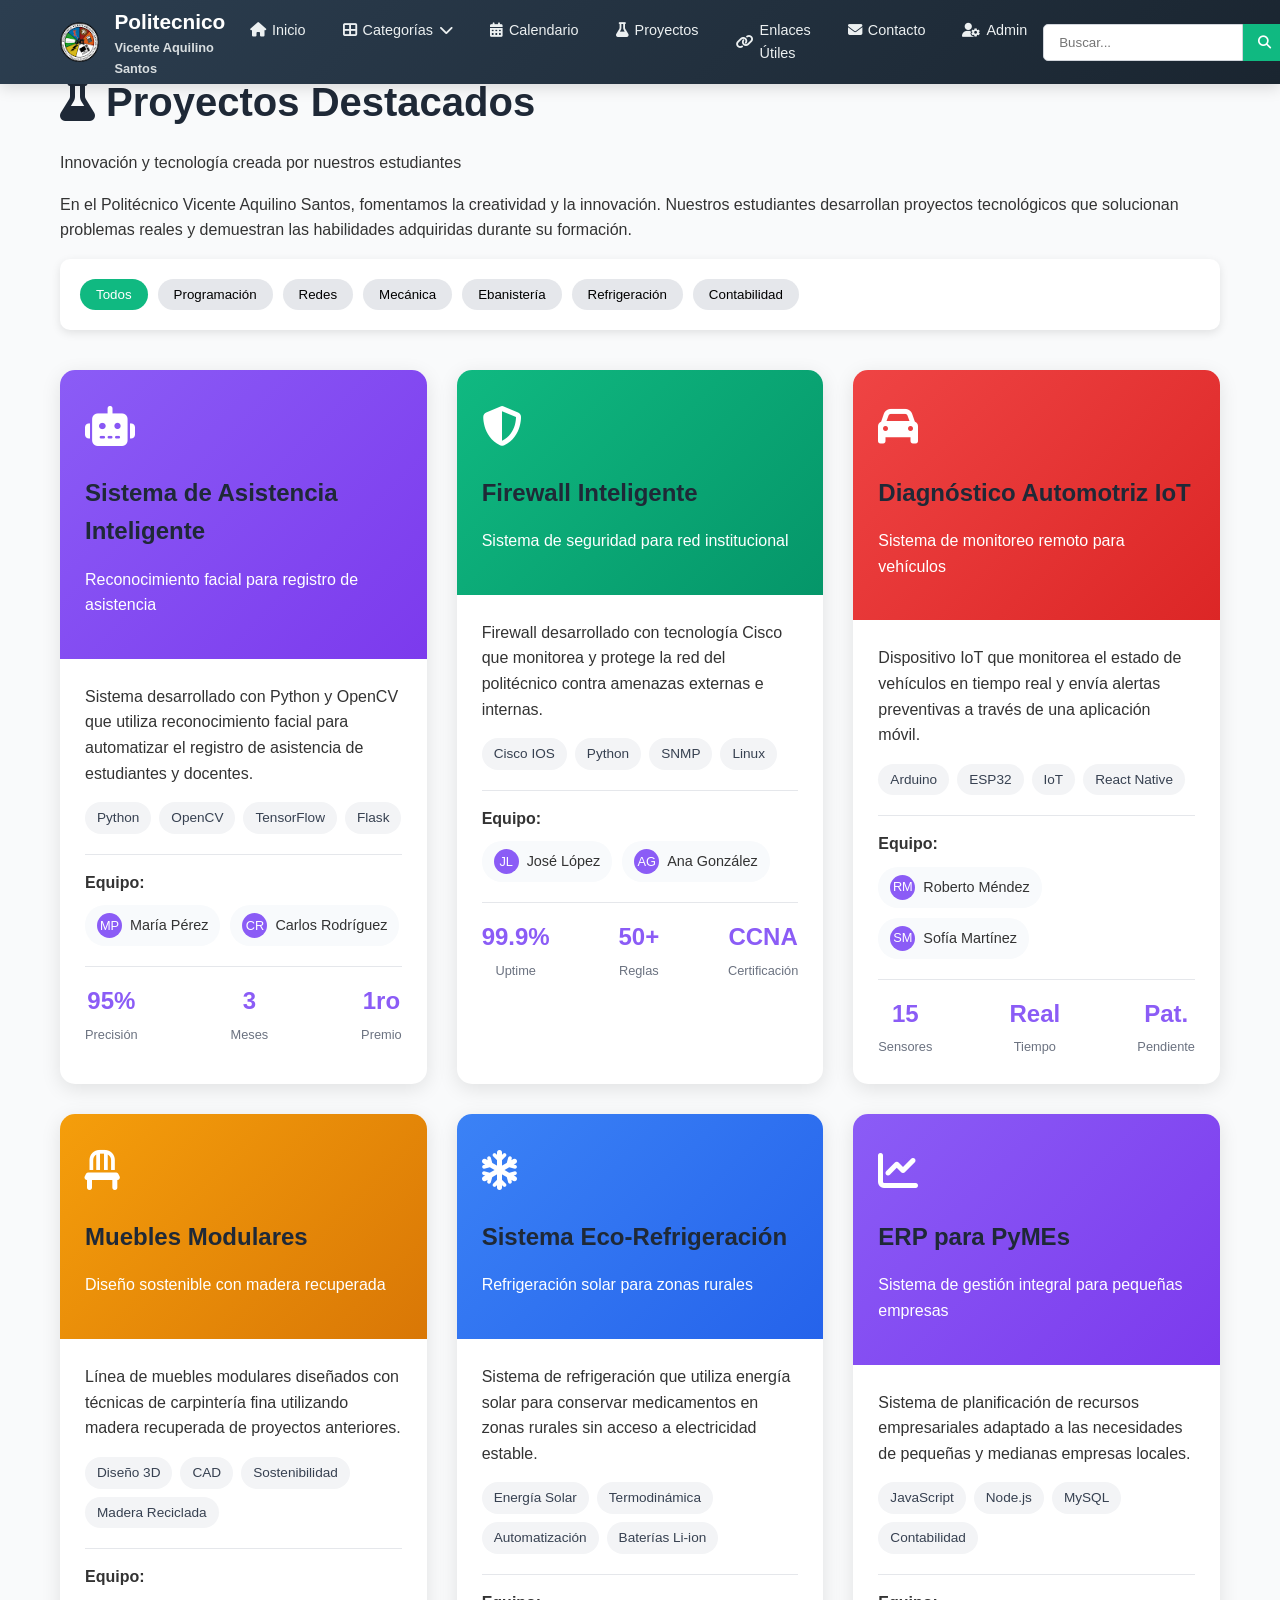
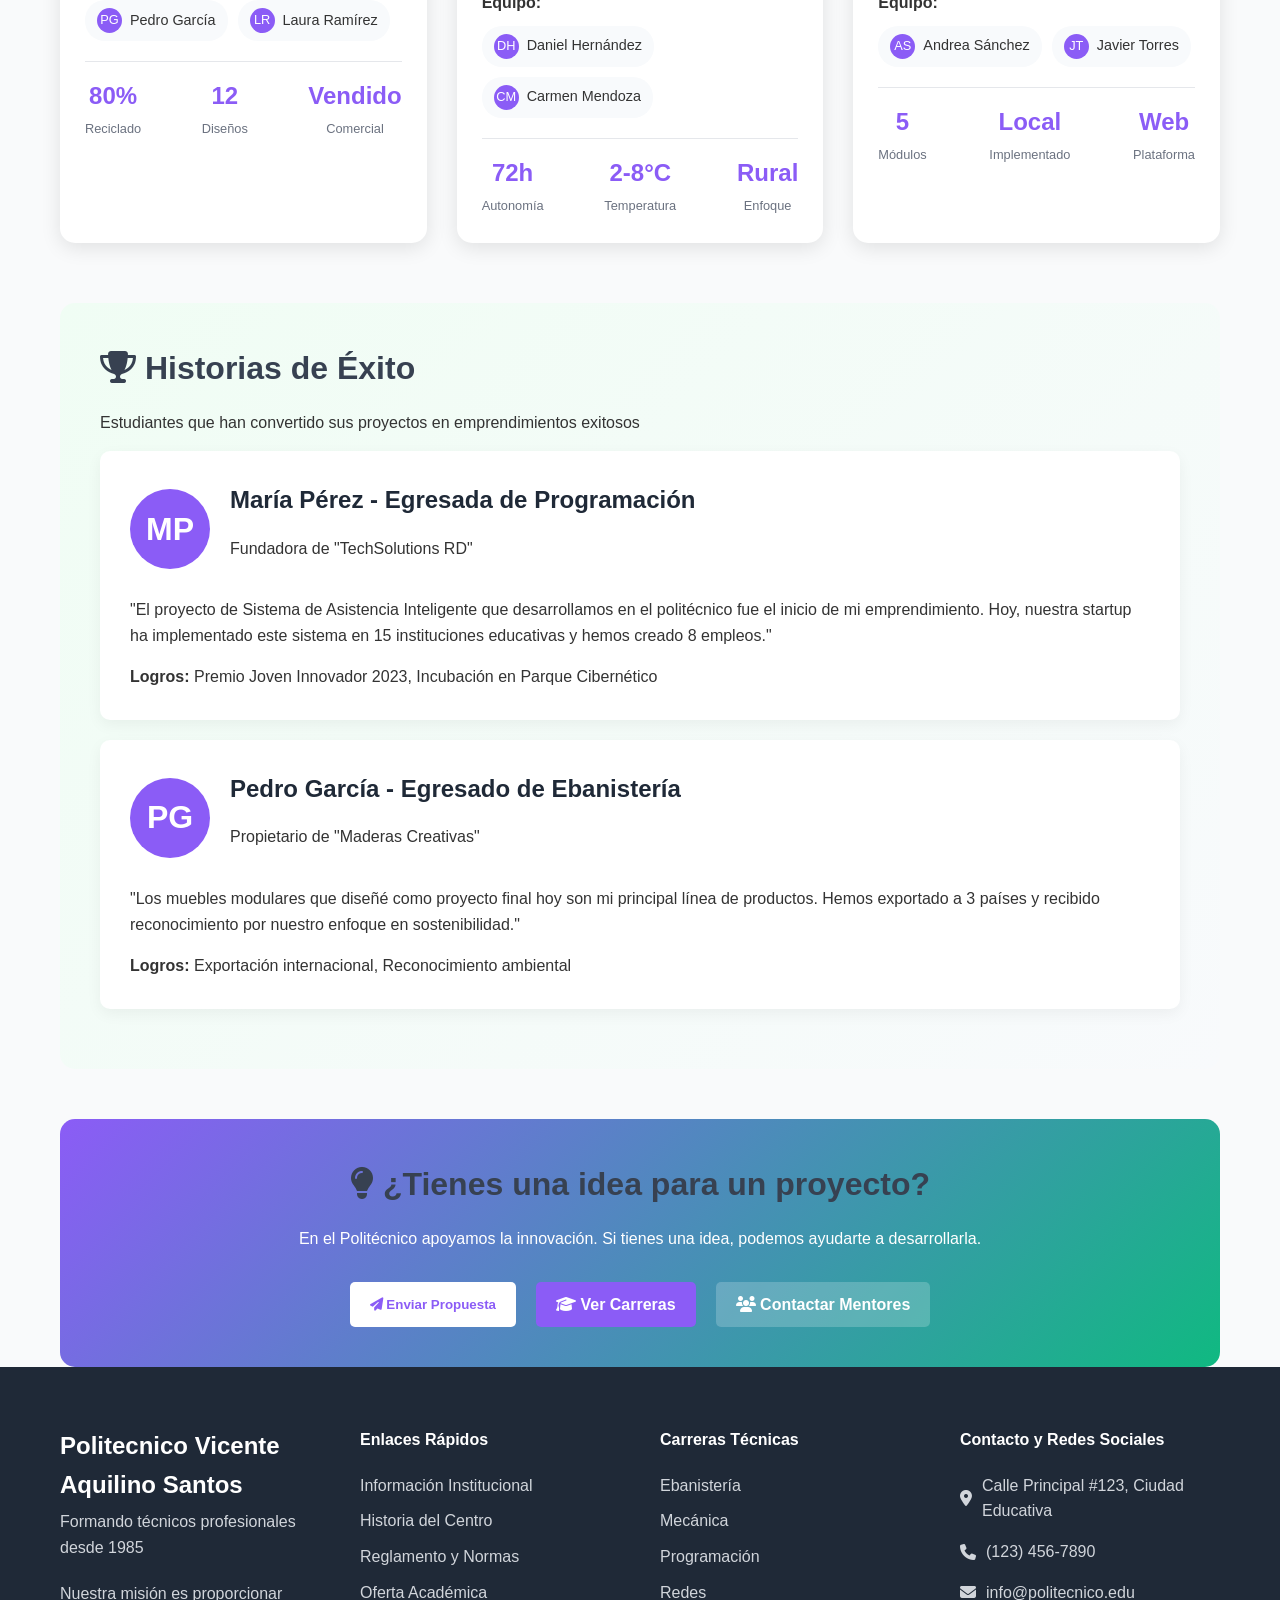
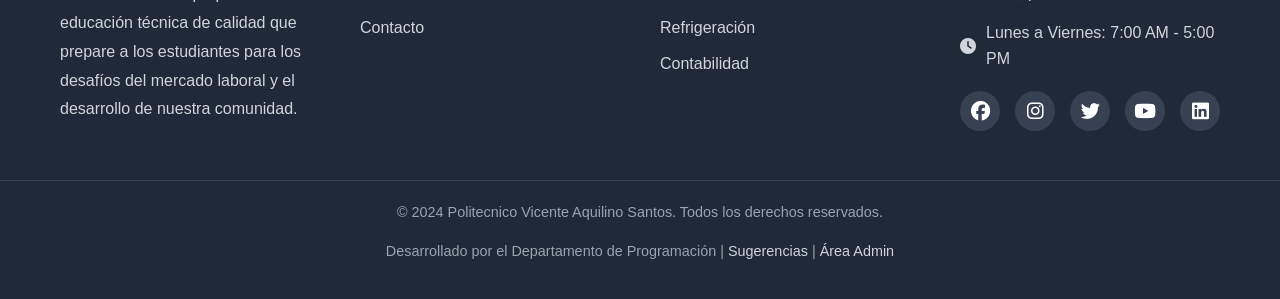
<file: secciones/proyectos.html>
<!DOCTYPE html>
<html lang="es">
<head>
    <meta charset="UTF-8">
    <meta name="viewport" content="width=device-width, initial-scale=1.0">
    <title>Proyectos Destacados - Politecnico Vicente Aquilino Santos</title>
    <link rel="stylesheet" href="../css/style.css">
    <link rel="stylesheet" href="https://cdnjs.cloudflare.com/ajax/libs/font-awesome/6.4.0/css/all.min.css">
    <style>
        .projects-container {
            margin-top: 40px;
        }
        
        .projects-grid {
            display: grid;
            grid-template-columns: repeat(auto-fill, minmax(350px, 1fr));
            gap: 30px;
            margin-top: 30px;
        }
        
        .project-card {
            background: white;
            border-radius: 15px;
            overflow: hidden;
            box-shadow: 0 5px 20px rgba(0,0,0,0.1);
            transition: transform 0.3s, box-shadow 0.3s;
        }
        
        .project-card:hover {
            transform: translateY(-10px);
            box-shadow: 0 15px 30px rgba(0,0,0,0.15);
        }
        
        .project-header {
            padding: 25px;
            color: white;
        }
        
        .project-icon {
            font-size: 2.5rem;
            margin-bottom: 15px;
        }
        
        .project-content {
            padding: 25px;
        }
        
        .project-tech {
            display: flex;
            flex-wrap: wrap;
            gap: 8px;
            margin: 15px 0;
        }
        
        .tech-tag {
            background-color: #f3f4f6;
            color: #374151;
            padding: 5px 12px;
            border-radius: 20px;
            font-size: 0.85rem;
        }
        
        .project-team {
            margin-top: 20px;
            padding-top: 15px;
            border-top: 1px solid #e5e7eb;
        }
        
        .team-members {
            display: flex;
            flex-wrap: wrap;
            gap: 10px;
            margin-top: 10px;
        }
        
        .team-member {
            display: flex;
            align-items: center;
            gap: 8px;
            padding: 8px 12px;
            background-color: #f8fafc;
            border-radius: 20px;
            font-size: 0.9rem;
        }
        
        .member-avatar {
            width: 25px;
            height: 25px;
            border-radius: 50%;
            background-color: #8B5CF6;
            color: white;
            display: flex;
            align-items: center;
            justify-content: center;
            font-size: 0.8rem;
        }
        
        .project-stats {
            display: flex;
            justify-content: space-between;
            margin-top: 20px;
            padding-top: 15px;
            border-top: 1px solid #e5e7eb;
        }
        
        .stat {
            text-align: center;
        }
        
        .stat-value {
            display: block;
            font-size: 1.5rem;
            font-weight: bold;
            color: #8B5CF6;
        }
        
        .stat-label {
            font-size: 0.8rem;
            color: #6b7280;
        }
        
        .category-filters {
            display: flex;
            gap: 10px;
            flex-wrap: wrap;
            margin-bottom: 30px;
            padding: 20px;
            background: white;
            border-radius: 10px;
            box-shadow: 0 3px 10px rgba(0,0,0,0.1);
        }
        
        .success-stories {
            margin-top: 60px;
            padding: 40px;
            background: linear-gradient(135deg, #f0fdf4 0%, #f8fafc 100%);
            border-radius: 15px;
        }
        
        .story-card {
            background: white;
            border-radius: 10px;
            padding: 30px;
            margin-bottom: 20px;
            box-shadow: 0 5px 15px rgba(0,0,0,0.05);
        }
        
        .story-header {
            display: flex;
            align-items: center;
            gap: 20px;
            margin-bottom: 20px;
        }
        
        .story-avatar {
            width: 80px;
            height: 80px;
            border-radius: 50%;
            background-color: #8B5CF6;
            color: white;
            display: flex;
            align-items: center;
            justify-content: center;
            font-size: 2rem;
            font-weight: bold;
        }
        
        .call-to-action {
            text-align: center;
            margin-top: 50px;
            padding: 40px;
            background: linear-gradient(135deg, #8B5CF6 0%, #10B981 100%);
            color: white;
            border-radius: 15px;
        }
    </style>
</head>
<body>
    <div id="navbar-container"></div>

    <main class="container">
        <div class="page-header">
            <h1><i class="fas fa-flask"></i> Proyectos Destacados</h1>
            <p class="page-subtitle">Innovación y tecnología creada por nuestros estudiantes</p>
        </div>

        <div class="intro-section">
            <p>En el Politécnico Vicente Aquilino Santos, fomentamos la creatividad y la innovación. Nuestros estudiantes desarrollan proyectos tecnológicos que solucionan problemas reales y demuestran las habilidades adquiridas durante su formación.</p>
        </div>

        <!-- Filtros por carrera -->
        <div class="category-filters">
            <button class="filter-btn active" data-filter="all">Todos</button>
            <button class="filter-btn" data-filter="programacion">Programación</button>
            <button class="filter-btn" data-filter="redes">Redes</button>
            <button class="filter-btn" data-filter="mecanica">Mecánica</button>
            <button class="filter-btn" data-filter="ebanisteria">Ebanistería</button>
            <button class="filter-btn" data-filter="refrigeracion">Refrigeración</button>
            <button class="filter-btn" data-filter="contabilidad">Contabilidad</button>
        </div>

        <div class="projects-container">
            <div class="projects-grid" id="projects-grid">
                <!-- Proyecto 1 -->
                <div class="project-card" data-category="programacion">
                    <div class="project-header" style="background: linear-gradient(135deg, #8B5CF6 0%, #7c3aed 100%);">
                        <div class="project-icon">
                            <i class="fas fa-robot"></i>
                        </div>
                        <h3>Sistema de Asistencia Inteligente</h3>
                        <p>Reconocimiento facial para registro de asistencia</p>
                    </div>
                    <div class="project-content">
                        <p>Sistema desarrollado con Python y OpenCV que utiliza reconocimiento facial para automatizar el registro de asistencia de estudiantes y docentes.</p>
                        
                        <div class="project-tech">
                            <span class="tech-tag">Python</span>
                            <span class="tech-tag">OpenCV</span>
                            <span class="tech-tag">TensorFlow</span>
                            <span class="tech-tag">Flask</span>
                        </div>
                        
                        <div class="project-team">
                            <strong>Equipo:</strong>
                            <div class="team-members">
                                <div class="team-member">
                                    <div class="member-avatar">MP</div>
                                    <span>María Pérez</span>
                                </div>
                                <div class="team-member">
                                    <div class="member-avatar">CR</div>
                                    <span>Carlos Rodríguez</span>
                                </div>
                            </div>
                        </div>
                        
                        <div class="project-stats">
                            <div class="stat">
                                <span class="stat-value">95%</span>
                                <span class="stat-label">Precisión</span>
                            </div>
                            <div class="stat">
                                <span class="stat-value">3</span>
                                <span class="stat-label">Meses</span>
                            </div>
                            <div class="stat">
                                <span class="stat-value">1ro</span>
                                <span class="stat-label">Premio</span>
                            </div>
                        </div>
                    </div>
                </div>

                <!-- Proyecto 2 -->
                <div class="project-card" data-category="redes">
                    <div class="project-header" style="background: linear-gradient(135deg, #10B981 0%, #059669 100%);">
                        <div class="project-icon">
                            <i class="fas fa-shield-alt"></i>
                        </div>
                        <h3>Firewall Inteligente</h3>
                        <p>Sistema de seguridad para red institucional</p>
                    </div>
                    <div class="project-content">
                        <p>Firewall desarrollado con tecnología Cisco que monitorea y protege la red del politécnico contra amenazas externas e internas.</p>
                        
                        <div class="project-tech">
                            <span class="tech-tag">Cisco IOS</span>
                            <span class="tech-tag">Python</span>
                            <span class="tech-tag">SNMP</span>
                            <span class="tech-tag">Linux</span>
                        </div>
                        
                        <div class="project-team">
                            <strong>Equipo:</strong>
                            <div class="team-members">
                                <div class="team-member">
                                    <div class="member-avatar">JL</div>
                                    <span>José López</span>
                                </div>
                                <div class="team-member">
                                    <div class="member-avatar">AG</div>
                                    <span>Ana González</span>
                                </div>
                            </div>
                        </div>
                        
                        <div class="project-stats">
                            <div class="stat">
                                <span class="stat-value">99.9%</span>
                                <span class="stat-label">Uptime</span>
                            </div>
                            <div class="stat">
                                <span class="stat-value">50+</span>
                                <span class="stat-label">Reglas</span>
                            </div>
                            <div class="stat">
                                <span class="stat-value">CCNA</span>
                                <span class="stat-label">Certificación</span>
                            </div>
                        </div>
                    </div>
                </div>

                <!-- Proyecto 3 -->
                <div class="project-card" data-category="mecanica">
                    <div class="project-header" style="background: linear-gradient(135deg, #EF4444 0%, #DC2626 100%);">
                        <div class="project-icon">
                            <i class="fas fa-car"></i>
                        </div>
                        <h3>Diagnóstico Automotriz IoT</h3>
                        <p>Sistema de monitoreo remoto para vehículos</p>
                    </div>
                    <div class="project-content">
                        <p>Dispositivo IoT que monitorea el estado de vehículos en tiempo real y envía alertas preventivas a través de una aplicación móvil.</p>
                        
                        <div class="project-tech">
                            <span class="tech-tag">Arduino</span>
                            <span class="tech-tag">ESP32</span>
                            <span class="tech-tag">IoT</span>
                            <span class="tech-tag">React Native</span>
                        </div>
                        
                        <div class="project-team">
                            <strong>Equipo:</strong>
                            <div class="team-members">
                                <div class="team-member">
                                    <div class="member-avatar">RM</div>
                                    <span>Roberto Méndez</span>
                                </div>
                                <div class="team-member">
                                    <div class="member-avatar">SM</div>
                                    <span>Sofía Martínez</span>
                                </div>
                            </div>
                        </div>
                        
                        <div class="project-stats">
                            <div class="stat">
                                <span class="stat-value">15</span>
                                <span class="stat-label">Sensores</span>
                            </div>
                            <div class="stat">
                                <span class="stat-value">Real</span>
                                <span class="stat-label">Tiempo</span>
                            </div>
                            <div class="stat">
                                <span class="stat-value">Pat.</span>
                                <span class="stat-label">Pendiente</span>
                            </div>
                        </div>
                    </div>
                </div>

                <!-- Proyecto 4 -->
                <div class="project-card" data-category="ebanisteria">
                    <div class="project-header" style="background: linear-gradient(135deg, #F59E0B 0%, #D97706 100%);">
                        <div class="project-icon">
                            <i class="fas fa-chair"></i>
                        </div>
                        <h3>Muebles Modulares</h3>
                        <p>Diseño sostenible con madera recuperada</p>
                    </div>
                    <div class="project-content">
                        <p>Línea de muebles modulares diseñados con técnicas de carpintería fina utilizando madera recuperada de proyectos anteriores.</p>
                        
                        <div class="project-tech">
                            <span class="tech-tag">Diseño 3D</span>
                            <span class="tech-tag">CAD</span>
                            <span class="tech-tag">Sostenibilidad</span>
                            <span class="tech-tag">Madera Reciclada</span>
                        </div>
                        
                        <div class="project-team">
                            <strong>Equipo:</strong>
                            <div class="team-members">
                                <div class="team-member">
                                    <div class="member-avatar">PG</div>
                                    <span>Pedro García</span>
                                </div>
                                <div class="team-member">
                                    <div class="member-avatar">LR</div>
                                    <span>Laura Ramírez</span>
                                </div>
                            </div>
                        </div>
                        
                        <div class="project-stats">
                            <div class="stat">
                                <span class="stat-value">80%</span>
                                <span class="stat-label">Reciclado</span>
                            </div>
                            <div class="stat">
                                <span class="stat-value">12</span>
                                <span class="stat-label">Diseños</span>
                            </div>
                            <div class="stat">
                                <span class="stat-value">Vendido</span>
                                <span class="stat-label">Comercial</span>
                            </div>
                        </div>
                    </div>
                </div>

                <!-- Proyecto 5 -->
                <div class="project-card" data-category="refrigeracion">
                    <div class="project-header" style="background: linear-gradient(135deg, #3B82F6 0%, #2563EB 100%);">
                        <div class="project-icon">
                            <i class="fas fa-snowflake"></i>
                        </div>
                        <h3>Sistema Eco-Refrigeración</h3>
                        <p>Refrigeración solar para zonas rurales</p>
                    </div>
                    <div class="project-content">
                        <p>Sistema de refrigeración que utiliza energía solar para conservar medicamentos en zonas rurales sin acceso a electricidad estable.</p>
                        
                        <div class="project-tech">
                            <span class="tech-tag">Energía Solar</span>
                            <span class="tech-tag">Termodinámica</span>
                            <span class="tech-tag">Automatización</span>
                            <span class="tech-tag">Baterías Li-ion</span>
                        </div>
                        
                        <div class="project-team">
                            <strong>Equipo:</strong>
                            <div class="team-members">
                                <div class="team-member">
                                    <div class="member-avatar">DH</div>
                                    <span>Daniel Hernández</span>
                                </div>
                                <div class="team-member">
                                    <div class="member-avatar">CM</div>
                                    <span>Carmen Mendoza</span>
                                </div>
                            </div>
                        </div>
                        
                        <div class="project-stats">
                            <div class="stat">
                                <span class="stat-value">72h</span>
                                <span class="stat-label">Autonomía</span>
                            </div>
                            <div class="stat">
                                <span class="stat-value">2-8°C</span>
                                <span class="stat-label">Temperatura</span>
                            </div>
                            <div class="stat">
                                <span class="stat-value">Rural</span>
                                <span class="stat-label">Enfoque</span>
                            </div>
                        </div>
                    </div>
                </div>

                <!-- Proyecto 6 -->
                <div class="project-card" data-category="contabilidad">
                    <div class="project-header" style="background: linear-gradient(135deg, #8B5CF6 0%, #7c3aed 100%);">
                        <div class="project-icon">
                            <i class="fas fa-chart-line"></i>
                        </div>
                        <h3>ERP para PyMEs</h3>
                        <p>Sistema de gestión integral para pequeñas empresas</p>
                    </div>
                    <div class="project-content">
                        <p>Sistema de planificación de recursos empresariales adaptado a las necesidades de pequeñas y medianas empresas locales.</p>
                        
                        <div class="project-tech">
                            <span class="tech-tag">JavaScript</span>
                            <span class="tech-tag">Node.js</span>
                            <span class="tech-tag">MySQL</span>
                            <span class="tech-tag">Contabilidad</span>
                        </div>
                        
                        <div class="project-team">
                            <strong>Equipo:</strong>
                            <div class="team-members">
                                <div class="team-member">
                                    <div class="member-avatar">AS</div>
                                    <span>Andrea Sánchez</span>
                                </div>
                                <div class="team-member">
                                    <div class="member-avatar">JT</div>
                                    <span>Javier Torres</span>
                                </div>
                            </div>
                        </div>
                        
                        <div class="project-stats">
                            <div class="stat">
                                <span class="stat-value">5</span>
                                <span class="stat-label">Módulos</span>
                            </div>
                            <div class="stat">
                                <span class="stat-value">Local</span>
                                <span class="stat-label">Implementado</span>
                            </div>
                            <div class="stat">
                                <span class="stat-value">Web</span>
                                <span class="stat-label">Plataforma</span>
                            </div>
                        </div>
                    </div>
                </div>
            </div>
        </div>

        <!-- Historias de éxito -->
        <div class="success-stories">
            <h2><i class="fas fa-trophy"></i> Historias de Éxito</h2>
            <p>Estudiantes que han convertido sus proyectos en emprendimientos exitosos</p>
            
            <div class="story-card">
                <div class="story-header">
                    <div class="story-avatar">MP</div>
                    <div>
                        <h3>María Pérez - Egresada de Programación</h3>
                        <p>Fundadora de "TechSolutions RD"</p>
                    </div>
                </div>
                <p>"El proyecto de Sistema de Asistencia Inteligente que desarrollamos en el politécnico fue el inicio de mi emprendimiento. Hoy, nuestra startup ha implementado este sistema en 15 instituciones educativas y hemos creado 8 empleos."</p>
                <div style="margin-top: 15px;">
                    <strong>Logros:</strong> Premio Joven Innovador 2023, Incubación en Parque Cibernético
                </div>
            </div>
            
            <div class="story-card">
                <div class="story-header">
                    <div class="story-avatar">PG</div>
                    <div>
                        <h3>Pedro García - Egresado de Ebanistería</h3>
                        <p>Propietario de "Maderas Creativas"</p>
                    </div>
                </div>
                <p>"Los muebles modulares que diseñé como proyecto final hoy son mi principal línea de productos. Hemos exportado a 3 países y recibido reconocimiento por nuestro enfoque en sostenibilidad."</p>
                <div style="margin-top: 15px;">
                    <strong>Logros:</strong> Exportación internacional, Reconocimiento ambiental
                </div>
            </div>
        </div>

        <!-- Call to Action -->
        <div class="call-to-action">
            <h2><i class="fas fa-lightbulb"></i> ¿Tienes una idea para un proyecto?</h2>
            <p>En el Politécnico apoyamos la innovación. Si tienes una idea, podemos ayudarte a desarrollarla.</p>
            <div style="margin-top: 30px; display: flex; gap: 20px; justify-content: center; flex-wrap: wrap;">
                <button class="btn-primary" style="background: white; color: #8B5CF6;" onclick="openProjectSubmission()">
                    <i class="fas fa-paper-plane"></i> Enviar Propuesta
                </button>
                <a href="../categorias/oferta-academica.html" class="btn-secondary">
                    <i class="fas fa-graduation-cap"></i> Ver Carreras
                </a>
                <a href="../contact.html" class="btn-primary" style="background: rgba(255,255,255,0.2);">
                    <i class="fas fa-users"></i> Contactar Mentores
                </a>
            </div>
        </div>
    </main>

    <div id="footer-container"></div>

    <script src="../js/main.js"></script>
    <script>
        document.addEventListener('DOMContentLoaded', function() {
            // Cargar componentes
            fetch('../components/navbar.html')
                .then(response => response.text())
                .then(data => {
                    document.getElementById('navbar-container').innerHTML = data;
                    if (typeof initNavbar === 'function') initNavbar();
                });
            
            fetch('../components/footer.html')
                .then(response => response.text())
                .then(data => {
                    document.getElementById('footer-container').innerHTML = data;
                });
            
            // Configurar filtros de proyectos
            initProjectFilters();
        });

        function initProjectFilters() {
            const filterBtns = document.querySelectorAll('.filter-btn');
            const projectCards = document.querySelectorAll('.project-card');
            
            filterBtns.forEach(btn => {
                btn.addEventListener('click', () => {
                    // Remover activo de todos
                    filterBtns.forEach(b => b.classList.remove('active'));
                    // Agregar activo al clickeado
                    btn.classList.add('active');
                    
                    const filter = btn.getAttribute('data-filter');
                    
                    // Mostrar/ocultar proyectos
                    projectCards.forEach(card => {
                        if (filter === 'all' || card.getAttribute('data-category') === filter) {
                            card.style.display = 'block';
                        } else {
                            card.style.display = 'none';
                        }
                    });
                });
            });
        }

        function openProjectSubmission() {
            alert('Formulario de envío de propuestas de proyecto.\n\nEn una aplicación real, esto abriría un formulario para que los estudiantes envíen sus ideas de proyectos.');
            
            // Simulación de formulario
            const projectTitle = prompt('Título de tu proyecto:');
            if (projectTitle) {
                const projectDescription = prompt('Describe brevemente tu idea:');
                if (projectDescription) {
                    const category = prompt('Categoría (Programación, Redes, Mecánica, etc.):');
                    alert(`¡Propuesta recibida!\n\nTítulo: ${projectTitle}\nCategoría: ${category}\n\nTe contactaremos pronto para discutir tu idea.`);
                }
            }
        }
    </script>
</body>
</html>
</file>
<file: css/style.css>
/* CSS para el Blog del Politécnico Vicente Aquilino Santos */
/* Colores: Blanco (#FFFFFF), Verde (#10B981), Morado (#8B5CF6) */

/* Reset y estilos base */
* {
    margin: 0;
    padding: 0;
    box-sizing: border-box;
}

body {
    font-family: 'Segoe UI', Tahoma, Geneva, Verdana, sans-serif;
    line-height: 1.6;
    color: #333;
    background-color: #f9fafb;
}

.container {
    max-width: 1200px;
    margin: 0 auto;
    padding: 0 20px;
}

/* Tipografía */
h1, h2, h3, h4 {
    color: #1f2937;
    margin-bottom: 1rem;
}

h1 {
    font-size: 2.5rem;
}

h2 {
    font-size: 2rem;
    color: #374151;
}

h3 {
    font-size: 1.5rem;
}

p {
    margin-bottom: 1rem;
}

a {
    text-decoration: none;
    color: #8B5CF6;
    transition: color 0.3s;
}

a:hover {
    color: #10B981;
}

/* Botones */
.btn-primary, .btn-secondary {
    display: inline-block;
    padding: 10px 20px;
    border-radius: 5px;
    font-weight: 600;
    cursor: pointer;
    border: none;
    transition: all 0.3s;
}

.btn-primary {
    background-color: #10B981;
    color: white;
}

.btn-primary:hover {
    background-color: #0da271;
    transform: translateY(-2px);
}

.btn-secondary {
    background-color: #8B5CF6;
    color: white;
}

.btn-secondary:hover {
    background-color: #7c3aed;
    transform: translateY(-2px);
}
        /* Estilos para el menú fijo */
        .fixed-menu {
            position: fixed;
            top: 0;
            left: 0;
            right: 0;
            background: white;
            box-shadow: 0 2px 15px rgba(0,0,0,0.1);
            z-index: 1000;
            display: flex;
            justify-content: center;
            padding: 0 20px;
        }
        
        .menu-container {
            display: flex;
            justify-content: space-between;
            align-items: center;
            max-width: 1200px;
            width: 100%;
            padding: 0 20px;
        }
        
        .logo {
            text-decoration: none;
            color: #1f2937;
            font-weight: bold;
            font-size: 1.5rem;
            display: flex;
            align-items: center;
            gap: 10px;
        }
        
        .logo i {
            color: #8B5CF6;
        }
        
        .main-nav {
            display: flex;
            gap: 0;
            margin: 0;
            padding: 0;
        }
        
        .nav-item {
            list-style: none;
        }
        
        .nav-link {
            display: block;
            padding: 20px 25px;
            text-decoration: none;
            color: #4b5563;
            font-weight: 500;
            transition: all 0.3s;
            border-bottom: 3px solid transparent;
            position: relative;
        }
        
        .nav-link:hover {
            color: #8B5CF6;
            background-color: #f9fafb;
        }
        
        .nav-link.active {
            color: #8B5CF6;
            border-bottom-color: #8B5CF6;
            background-color: #f9fafb;
        }
        
        .nav-link i {
            margin-right: 8px;
            font-size: 1.1rem;
        }
        
        .nav-link span {
            position: relative;
        }
        
        /* Ajustar el hero para que no quede detrás del menú fijo */
        .hero {
            margin-top: 70px; /* Ajuste para el menú fijo */
        }
        
        /* Responsive */
        @media (max-width: 768px) {
            .fixed-menu {
                padding: 0 10px;
            }
            
            .menu-container {
                flex-direction: column;
                padding: 10px 0;
            }
            
            .main-nav {
                flex-wrap: wrap;
                justify-content: center;
                width: 100%;
            }
            
            .nav-link {
                padding: 12px 15px;
                font-size: 0.9rem;
            }
            
            .hero {
                margin-top: 120px; /* Más espacio para menú en móvil */
            }
        }
/* Centralized navbar (dark style like calendario) */
.navbar {
    background: linear-gradient(135deg, #2c3e50 0%, #1a2530 100%);
    position: fixed;
    top: 0;
    left: 0;
    right: 0;
    z-index: 1000;
    padding: 10px 0;
    min-height: 64px;
    box-shadow: 0 3px 15px rgba(0, 0, 0, 0.15);
}

/* Force consistent navbar height and page offset */
.nav-container {
    display: flex;
    justify-content: space-between;
    align-items: center;
    padding: 0 20px;
    max-width: 1200px;
    margin: 0 auto;
    height: 64px;
}

/* Page top offset so fixed navbar doesn't cover content */
body {
    padding-top: 70px;
}

@media (max-width: 768px) {
    .navbar { min-height: 56px; }
    .nav-container { height: 56px; }
    body { padding-top: 65px; }
}

.nav-container {
    display: flex;
    justify-content: space-between;
    align-items: center;
    padding: 0 20px;
    max-width: 1200px;
    margin: 0 auto;
}

.logo {
    display: flex;
    align-items: center;
    gap: 12px;
}

.logo-image {
    width: 48px;
    height: 48px;
    display: flex;
    align-items: center;
    justify-content: center;
    border-radius: 10px;
    overflow: hidden;
}

.logo-image img {
    width: 100%;
    height: 100%;
    object-fit: contain;
}

.logo-text h1 {
    font-size: 1.3rem;
    margin: 0;
    color: white;
    font-weight: 600;
}

.logo-text p {
    font-size: 0.8rem;
    margin: 0;
    color: #ecf0f1;
    opacity: 0.9;
}

.nav-menu {
    display: flex;
    list-style: none;
    margin: 0;
    padding: 0;
    gap: 5px;
}

.nav-menu li a {
    text-decoration: none;
    color: #ecf0f1;
    font-weight: 500;
    font-size: 0.9rem;
    display: flex;
    align-items: center;
    gap: 6px;
    padding: 8px 16px;
    border-radius: 8px;
    transition: all 0.3s;
}

.nav-menu li a:hover {
    background-color: rgba(255, 255, 255, 0.15);
    color: #3498db;
}

.nav-menu li a.active {
    background-color: #3498db;
    color: white;
    box-shadow: 0 3px 10px rgba(52, 152, 219, 0.3);
}

.menu-toggle {
    display: none;
    background: none;
    border: none;
    font-size: 1.3rem;
    color: white;
    cursor: pointer;
    padding: 6px;
}

/* Mobile dark menu */
@media (max-width: 768px) {
    .nav-menu {
        position: fixed;
        top: 65px;
        left: 0;
        right: 0;
        background: linear-gradient(135deg, #2c3e50 0%, #34495e 100%);
        flex-direction: column;
        padding: 15px;
        box-shadow: 0 10px 20px rgba(0, 0, 0, 0.2);
        transform: translateY(-100%);
        opacity: 0;
        visibility: hidden;
        transition: all 0.3s ease;
        z-index: 999;
        border-radius: 0 0 15px 15px;
    }

    .nav-menu.active {
        transform: translateY(0);
        opacity: 1;
        visibility: visible;
    }

    .nav-menu li a {
        justify-content: center;
        padding: 12px;
        border-radius: 8px;
        font-size: 0.95rem;
    }
}


.dropdown {
    position: relative;
}

.dropdown-menu {
    position: absolute;
    top: 100%;
    left: 0;
    background-color: white;
    box-shadow: 0 4px 12px rgba(0, 0, 0, 0.1);
    border-radius: 5px;
    list-style: none;
    min-width: 200px;
    opacity: 0;
    visibility: hidden;
    transform: translateY(10px);
    transition: all 0.3s;
    z-index: 100;
}

.dropdown:hover .dropdown-menu {
    opacity: 1;
    visibility: visible;
    transform: translateY(0);
}

.dropdown-menu li {
    padding: 0;
}

.dropdown-menu li a {
    padding: 12px 20px;
    display: block;
    border-bottom: 1px solid #f3f4f6;
}

.dropdown-menu li:last-child a {
    border-bottom: none;
}

.menu-toggle {
    display: none;
    background: none;
    border: none;
    font-size: 1.5rem;
    color: #4b5563;
    cursor: pointer;
}

.search-box {
    display: flex;
}

.search-box input {
    padding: 10px 15px;
    border: 1px solid #d1d5db;
    border-radius: 5px 0 0 5px;
    width: 200px;
}

.search-box button {
    background-color: #10B981;
    color: white;
    border: none;
    padding: 10px 15px;
    border-radius: 0 5px 5px 0;
    cursor: pointer;
}

/* Hero section */
.hero {
    background: linear-gradient(135deg, #8B5CF6 0%, #10B981 100%);
    color: white;
    padding: 60px 20px;
    text-align: center;
}

.hero-content h2 {
    color: white;
    font-size: 2.5rem;
    margin-bottom: 15px;
}

.hero-content p {
    font-size: 1.2rem;
    margin-bottom: 30px;
    max-width: 700px;
    margin-left: auto;
    margin-right: auto;
}

.hero-stats {
    display: flex;
    justify-content: center;
    gap: 40px;
    margin-top: 30px;
}

.stat {
    text-align: center;
}

.stat-number {
    display: block;
    font-size: 2.5rem;
    font-weight: bold;
    margin-bottom: 5px;
}

.stat-text {
    font-size: 0.9rem;
    opacity: 0.9;
}

/* Sección de publicaciones recientes */
.recent-posts {
    padding: 60px 0;
}

.section-header {
    display: flex;
    justify-content: space-between;
    align-items: center;
    margin-bottom: 30px;
    flex-wrap: wrap;
    gap: 20px;
}

.section-header h2 {
    display: flex;
    align-items: center;
    gap: 10px;
}

.category-filters {
    display: flex;
    gap: 10px;
    flex-wrap: wrap;
}

.filter-btn {
    padding: 8px 16px;
    background-color: #e5e7eb;
    border: none;
    border-radius: 20px;
    cursor: pointer;
    transition: all 0.3s;
}

.filter-btn.active {
    background-color: #10B981;
    color: white;
}

.filter-btn:hover:not(.active) {
    background-color: #d1d5db;
}

.posts-grid {
    display: grid;
    grid-template-columns: repeat(auto-fill, minmax(350px, 1fr));
    gap: 30px;
}

.post-card {
    background-color: white;
    border-radius: 10px;
    overflow: hidden;
    box-shadow: 0 5px 15px rgba(0, 0, 0, 0.05);
    transition: transform 0.3s, box-shadow 0.3s;
}

.post-card:hover {
    transform: translateY(-5px);
    box-shadow: 0 10px 25px rgba(0, 0, 0, 0.1);
}

.post-image {
    height: 200px;
    background-color: #e5e7eb;
    display: flex;
    align-items: center;
    justify-content: center;
    color: #6b7280;
}

.post-content {
    padding: 20px;
}

.post-category {
    display: inline-block;
    padding: 5px 10px;
    background-color: #ede9fe;
    color: #8B5CF6;
    border-radius: 5px;
    font-size: 0.8rem;
    font-weight: 600;
    margin-bottom: 10px;
}

.post-title {
    font-size: 1.3rem;
    margin-bottom: 10px;
    color: #1f2937;
}

.post-excerpt {
    color: #6b7280;
    margin-bottom: 15px;
}

.post-meta {
    display: flex;
    justify-content: space-between;
    color: #9ca3af;
    font-size: 0.9rem;
    padding-top: 15px;
    border-top: 1px solid #f3f4f6;
}

.loading {
    grid-column: 1 / -1;
    text-align: center;
    padding: 40px;
}

.spinner {
    border: 4px solid #f3f4f6;
    border-top: 4px solid #10B981;
    border-radius: 50%;
    width: 40px;
    height: 40px;
    animation: spin 1s linear infinite;
    margin: 0 auto 15px;
}

@keyframes spin {
    0% { transform: rotate(0deg); }
    100% { transform: rotate(360deg); }
}

/* Información rápida */
.quick-info {
    display: grid;
    grid-template-columns: repeat(auto-fit, minmax(300px, 1fr));
    gap: 30px;
    padding: 60px 0;
    background-color: #f9fafb;
}

.info-card {
    background-color: white;
    padding: 30px;
    border-radius: 10px;
    box-shadow: 0 5px 15px rgba(0, 0, 0, 0.05);
    text-align: center;
}

.info-icon {
    width: 70px;
    height: 70px;
    background-color: #ede9fe;
    color: #8B5CF6;
    border-radius: 50%;
    display: flex;
    align-items: center;
    justify-content: center;
    font-size: 1.8rem;
    margin: 0 auto 20px;
}

.info-card h3 {
    margin-bottom: 15px;
}

.info-link {
    display: inline-flex;
    align-items: center;
    gap: 8px;
    margin-top: 15px;
    font-weight: 600;
}

/* Galería */
.featured-gallery {
    padding: 60px 0;
}

.gallery-grid {
    display: grid;
    grid-template-columns: repeat(auto-fit, minmax(300px, 1fr));
    gap: 20px;
    margin-top: 30px;
}

.gallery-item {
    position: relative;
    border-radius: 10px;
    overflow: hidden;
    height: 200px;
}

.gallery-item img {
    width: 100%;
    height: 100%;
    object-fit: cover;
    transition: transform 0.5s;
}

.gallery-item:hover img {
    transform: scale(1.05);
}

.gallery-caption {
    position: absolute;
    bottom: 0;
    left: 0;
    right: 0;
    background-color: rgba(0, 0, 0, 0.7);
    color: white;
    padding: 15px;
    text-align: center;
}

/* Calendario académico */
.academic-calendar {
    padding: 60px 0;
    background-color: #f9fafb;
}

.calendar-grid {
    display: grid;
    grid-template-columns: repeat(auto-fit, minmax(300px, 1fr));
    gap: 20px;
    margin-top: 30px;
}

.calendar-event {
    display: flex;
    align-items: center;
    background-color: white;
    padding: 20px;
    border-radius: 10px;
    box-shadow: 0 5px 15px rgba(0, 0, 0, 0.05);
}

.event-date {
    text-align: center;
    padding-right: 20px;
    border-right: 2px solid #f3f4f6;
    min-width: 70px;
}

.event-day {
    display: block;
    font-size: 2rem;
    font-weight: bold;
    color: #8B5CF6;
}

.event-month {
    display: block;
    color: #6b7280;
    font-size: 0.9rem;
}

.event-details {
    padding-left: 20px;
}

.event-details h4 {
    margin-bottom: 5px;
}

/* Encuesta rápida */
.quick-poll {
    padding: 60px 0;
    text-align: center;
}

.quick-poll h2 {
    margin-bottom: 10px;
}

.quick-poll > p {
    margin-bottom: 25px;
    color: #6b7280;
}

#poll-form {
    max-width: 600px;
    margin: 0 auto;
}

.poll-options {
    display: flex;
    flex-direction: column;
    gap: 15px;
    margin-bottom: 25px;
}

.poll-option {
    display: flex;
    align-items: center;
    padding: 15px;
    background-color: white;
    border-radius: 10px;
    box-shadow: 0 3px 10px rgba(0, 0, 0, 0.05);
    cursor: pointer;
    transition: all 0.3s;
}

.poll-option:hover {
    background-color: #f9fafb;
}

.poll-option input {
    margin-right: 15px;
}

.poll-results {
    margin-top: 30px;
    padding: 20px;
    background-color: #f0fdf4;
    border-radius: 10px;
    text-align: left;
}

/* Footer */
.footer {
    background-color: #1f2937;
    color: white;
    padding-top: 60px;
}

.footer-content {
    display: grid;
    grid-template-columns: repeat(auto-fit, minmax(250px, 1fr));
    gap: 40px;
    padding: 0 20px 40px;
    max-width: 1200px;
    margin: 0 auto;
}

.footer-section h3, .footer-section h4 {
    color: white;
    margin-bottom: 20px;
}

.footer-logo h3 {
    font-size: 1.5rem;
    margin-bottom: 5px;
}

.footer-logo p {
    color: #d1d5db;
    margin-bottom: 20px;
}

.footer-mission {
    color: #d1d5db;
    line-height: 1.8;
}

.footer-links {
    list-style: none;
}

.footer-links li {
    margin-bottom: 10px;
}

.footer-links a {
    color: #d1d5db;
}

.footer-links a:hover {
    color: #10B981;
}

.contact-info p {
    display: flex;
    align-items: center;
    gap: 10px;
    margin-bottom: 15px;
    color: #d1d5db;
}

.social-icons {
    display: flex;
    gap: 15px;
    margin-top: 20px;
}

.social-icon {
    width: 40px;
    height: 40px;
    background-color: #374151;
    border-radius: 50%;
    display: flex;
    align-items: center;
    justify-content: center;
    color: white;
    font-size: 1.2rem;
    transition: all 0.3s;
}

.social-icon:hover {
    background-color: #10B981;
    transform: translateY(-3px);
}

.footer-bottom {
    border-top: 1px solid #374151;
    padding: 20px;
    text-align: center;
    color: #9ca3af;
    font-size: 0.9rem;
}

/* Responsive Design */
@media (max-width: 992px) {
    .nav-menu {
        gap: 15px;
    }
    
    .search-box input {
        width: 150px;
    }
    
    .hero-stats {
        flex-wrap: wrap;
    }
}

@media (max-width: 768px) {
    .menu-toggle {
        display: block;
    }
    
    .nav-menu {
        position: fixed;
        top: 80px;
        left: 0;
        right: 0;
        background-color: white;
        flex-direction: column;
        padding: 20px;
        box-shadow: 0 10px 15px rgba(0, 0, 0, 0.1);
        transform: translateY(-100%);
        opacity: 0;
        visibility: hidden;
        transition: all 0.3s;
        z-index: 999;
    }
    
    .nav-menu.active {
        transform: translateY(0);
        opacity: 1;
        visibility: visible;
    }
    
    .dropdown-menu {
        position: static;
        opacity: 1;
        visibility: visible;
        transform: none;
        box-shadow: none;
        margin-left: 20px;
        margin-top: 10px;
        display: none;
    }
    
    .dropdown:hover .dropdown-menu {
        display: block;
    }
    
    .section-header {
        flex-direction: column;
        align-items: flex-start;
    }
    
    .search-box {
        margin-top: 15px;
        width: 100%;
    }
    
    .search-box input {
        width: 100%;
    }
    
    .hero-content h2 {
        font-size: 2rem;
    }
    
    .calendar-event {
        flex-direction: column;
        text-align: center;
    }
    
    .event-date {
        border-right: none;
        border-bottom: 2px solid #f3f4f6;
        padding-right: 0;
        padding-bottom: 15px;
        margin-bottom: 15px;
        width: 100%;
    }
    
    .event-details {
        padding-left: 0;
    }
}

@media (max-width: 576px) {
    .posts-grid {
        grid-template-columns: 1fr;
    }
    
    .quick-info {
        grid-template-columns: 1fr;
    }
    
    .gallery-grid {
        grid-template-columns: 1fr;
    }
    
    .calendar-grid {
        grid-template-columns: 1fr;
    }
    
    .hero-stats {
        flex-direction: column;
        gap: 20px;
    }
}
</file>
